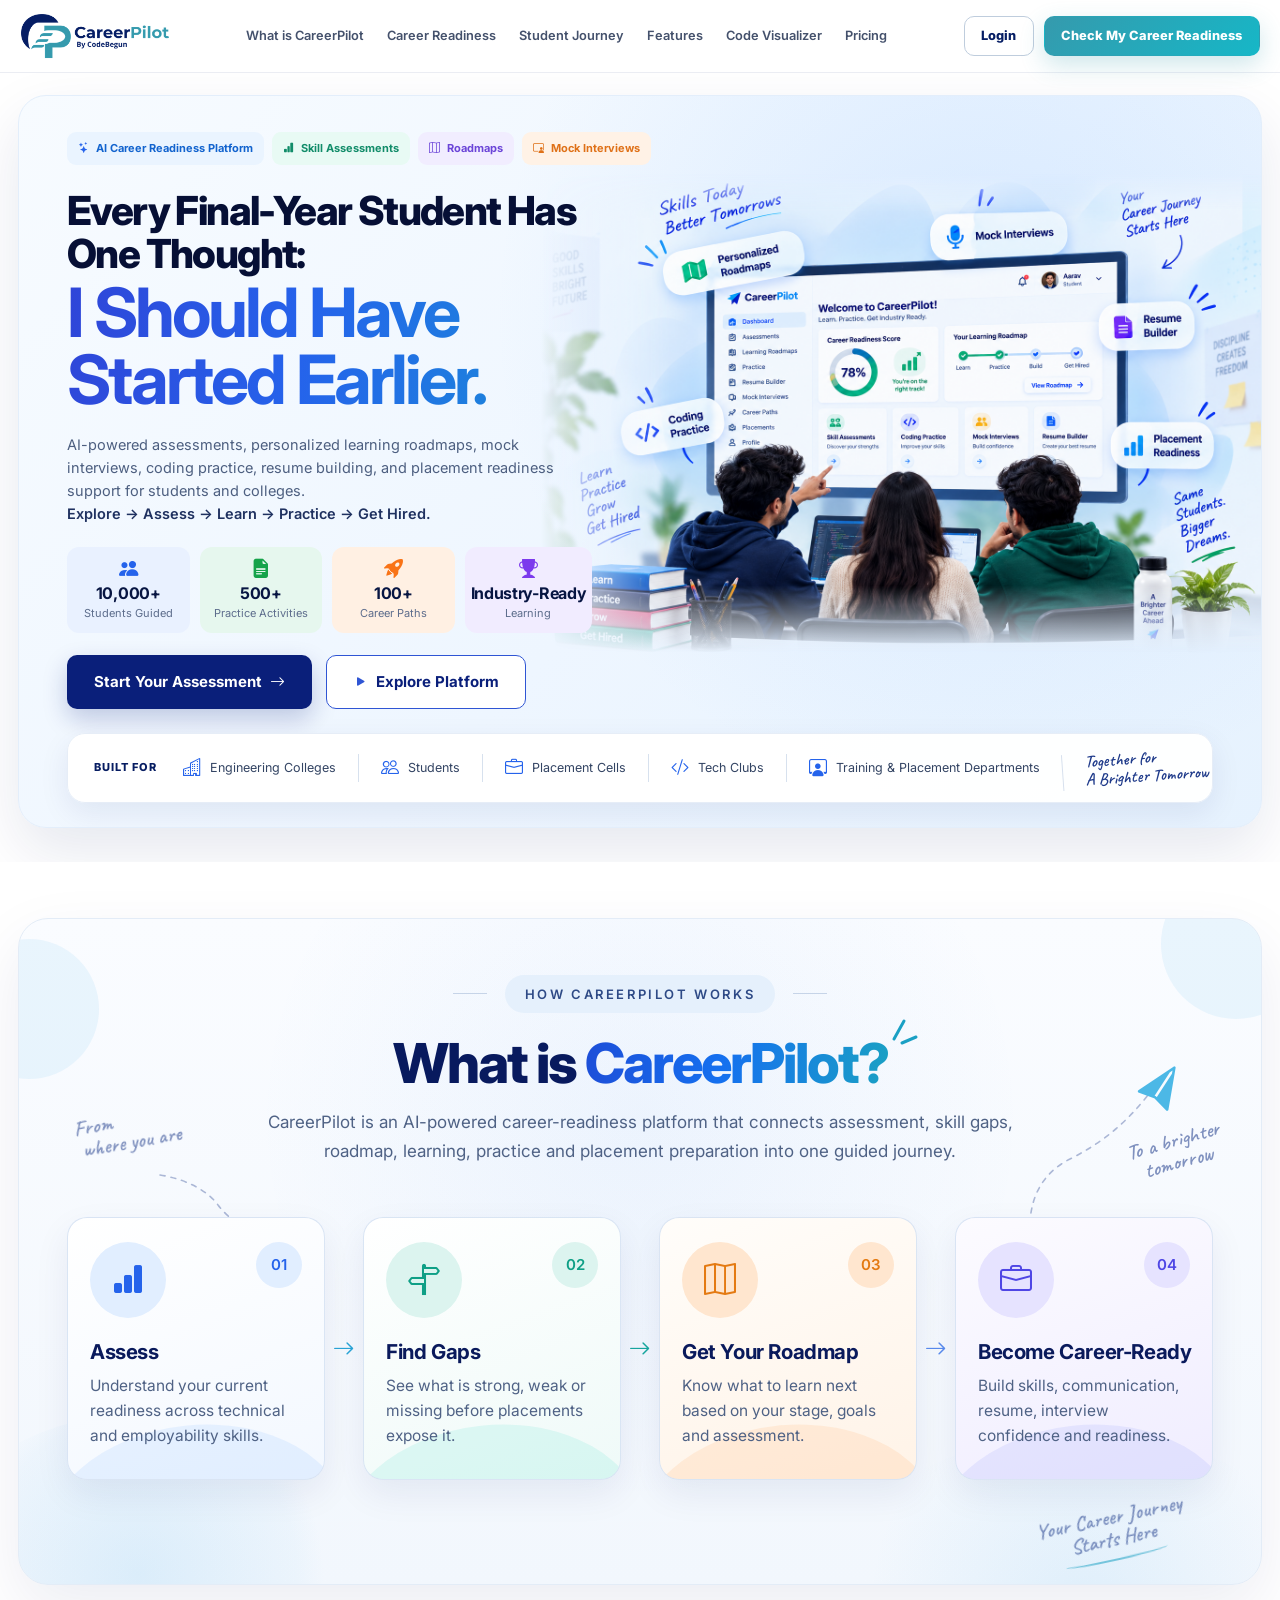
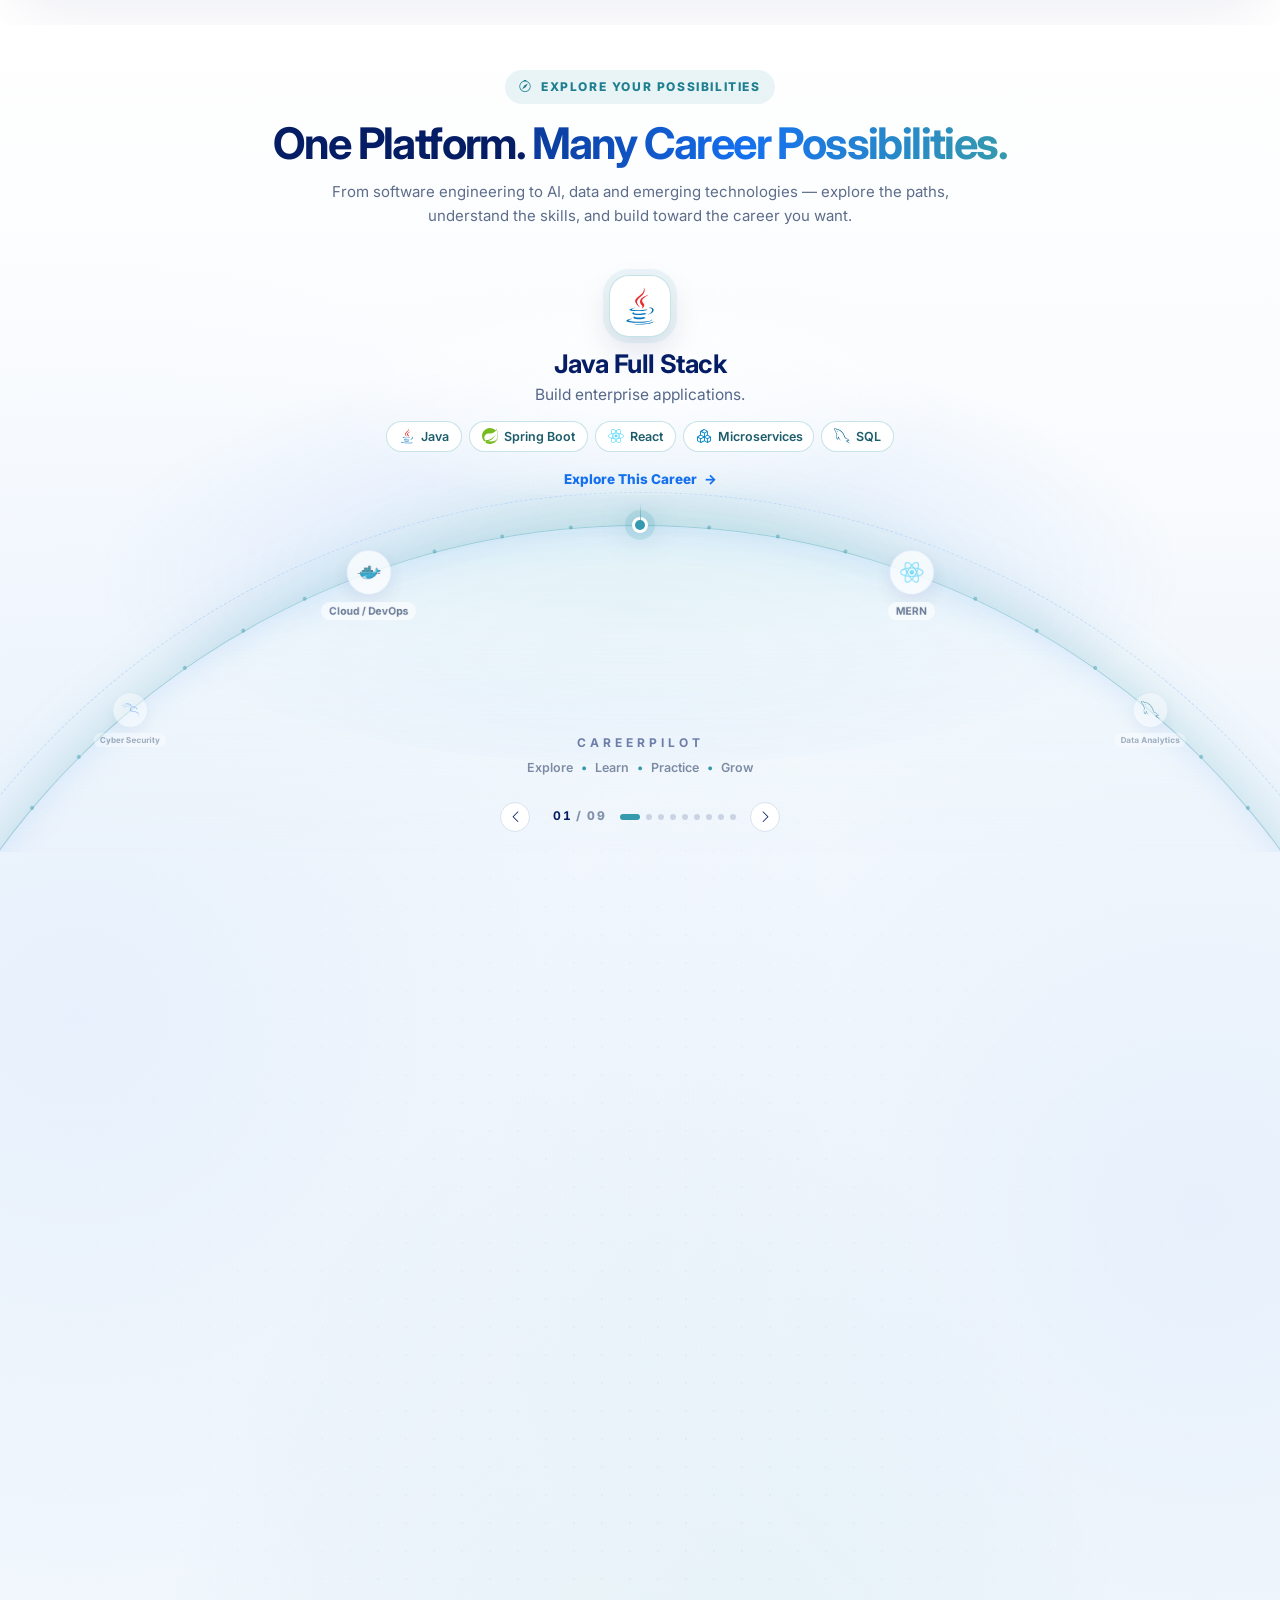
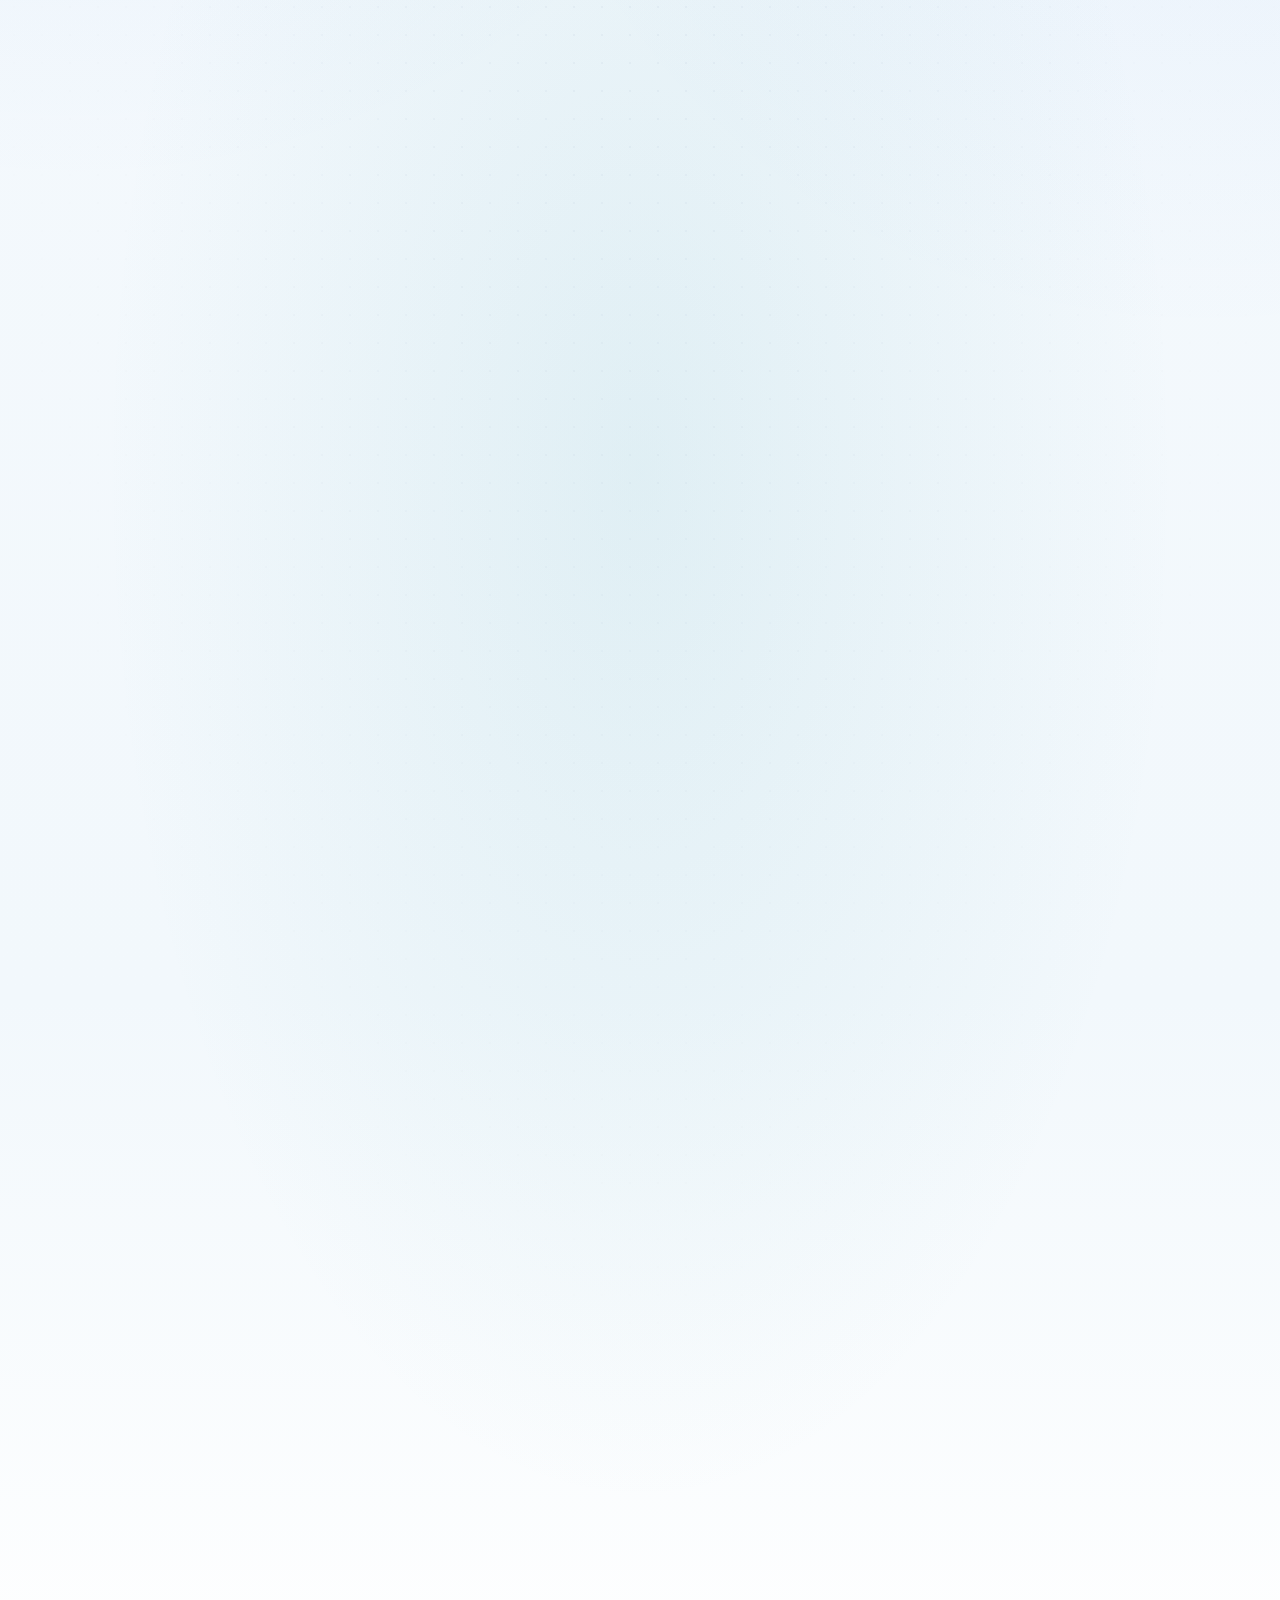
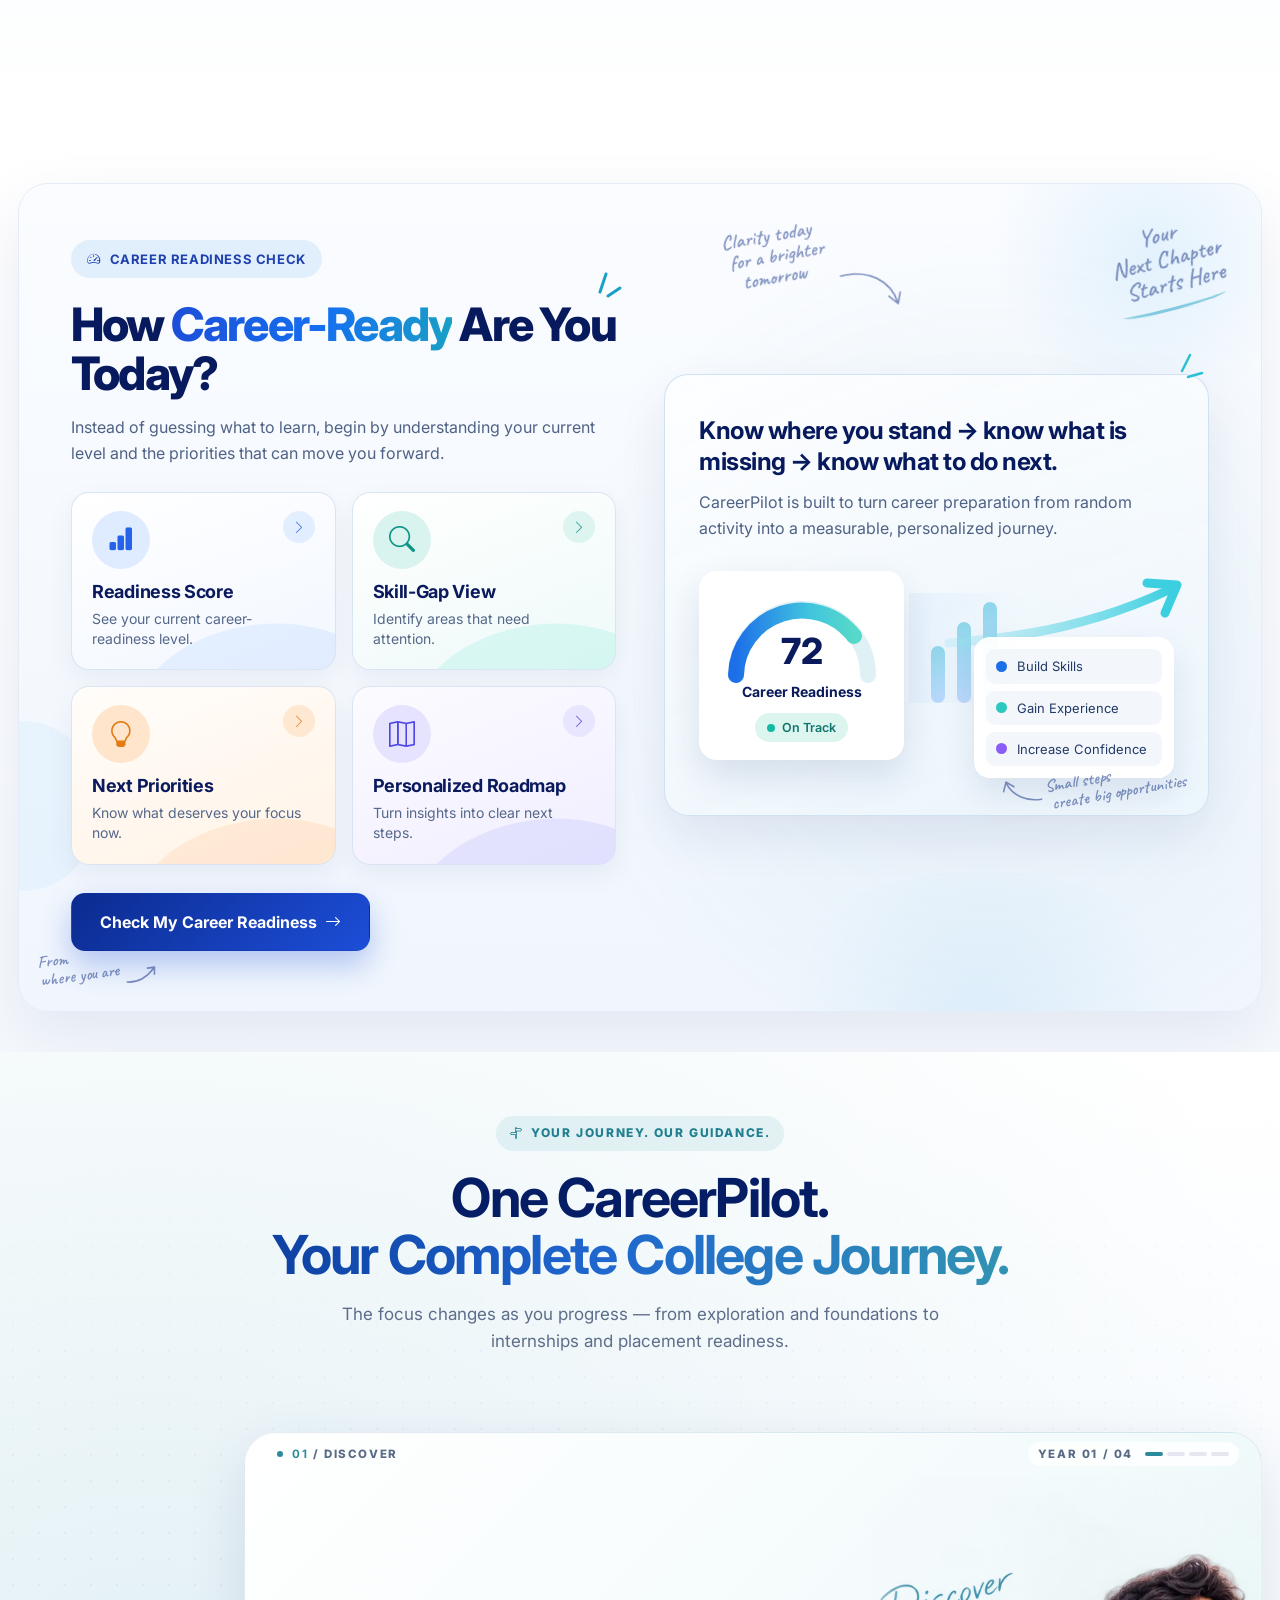
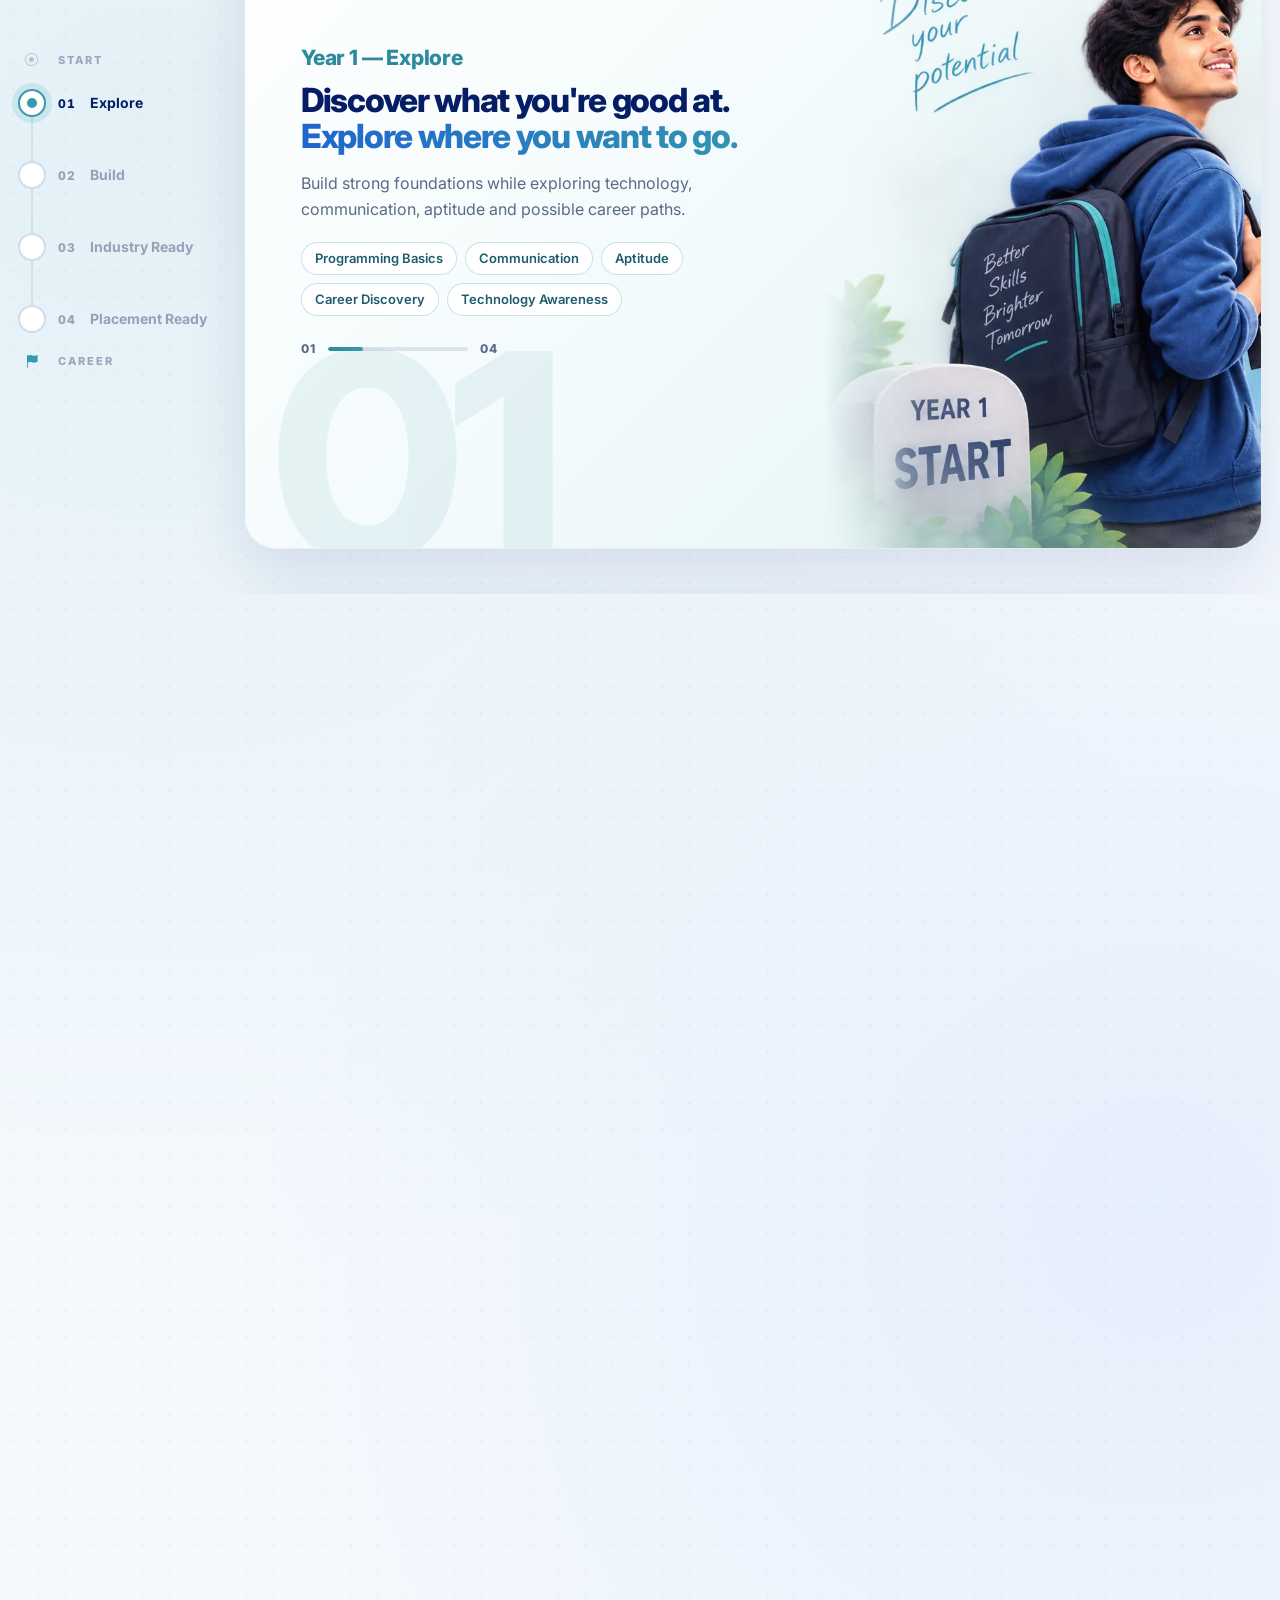
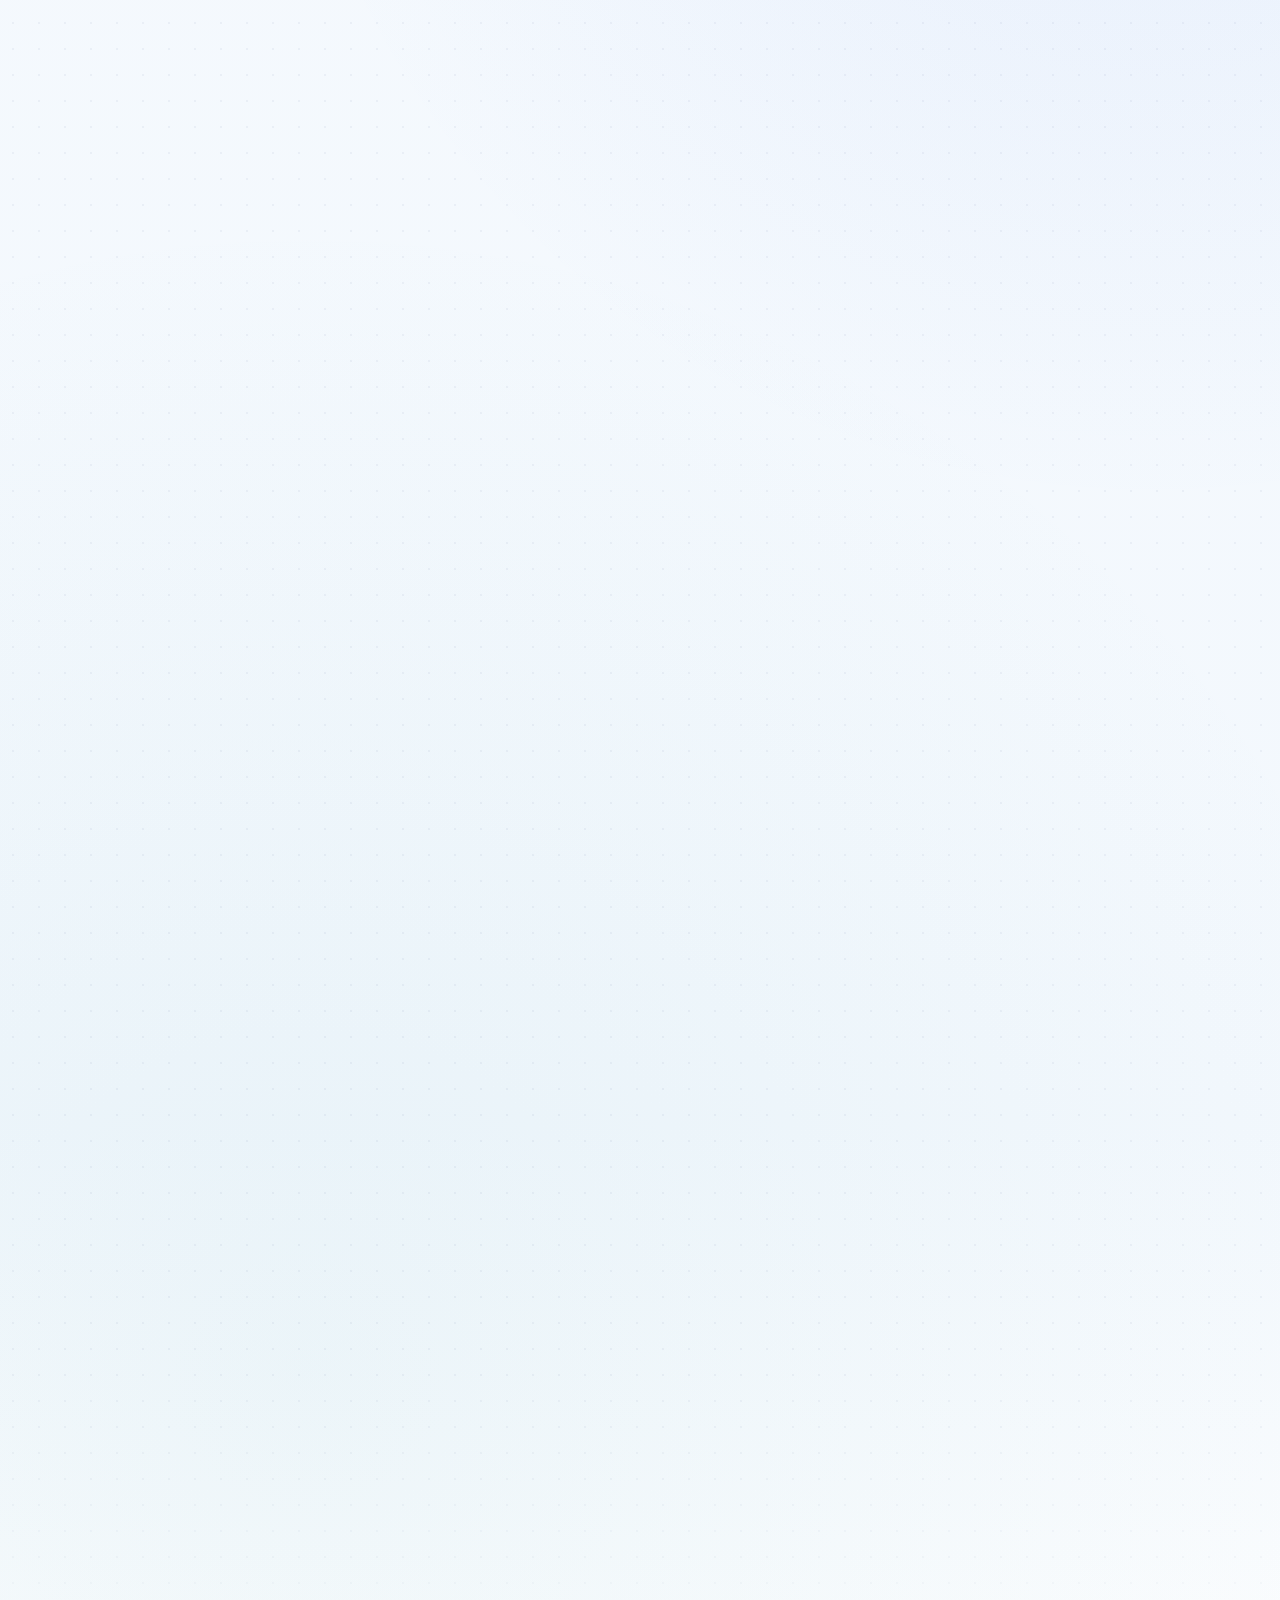
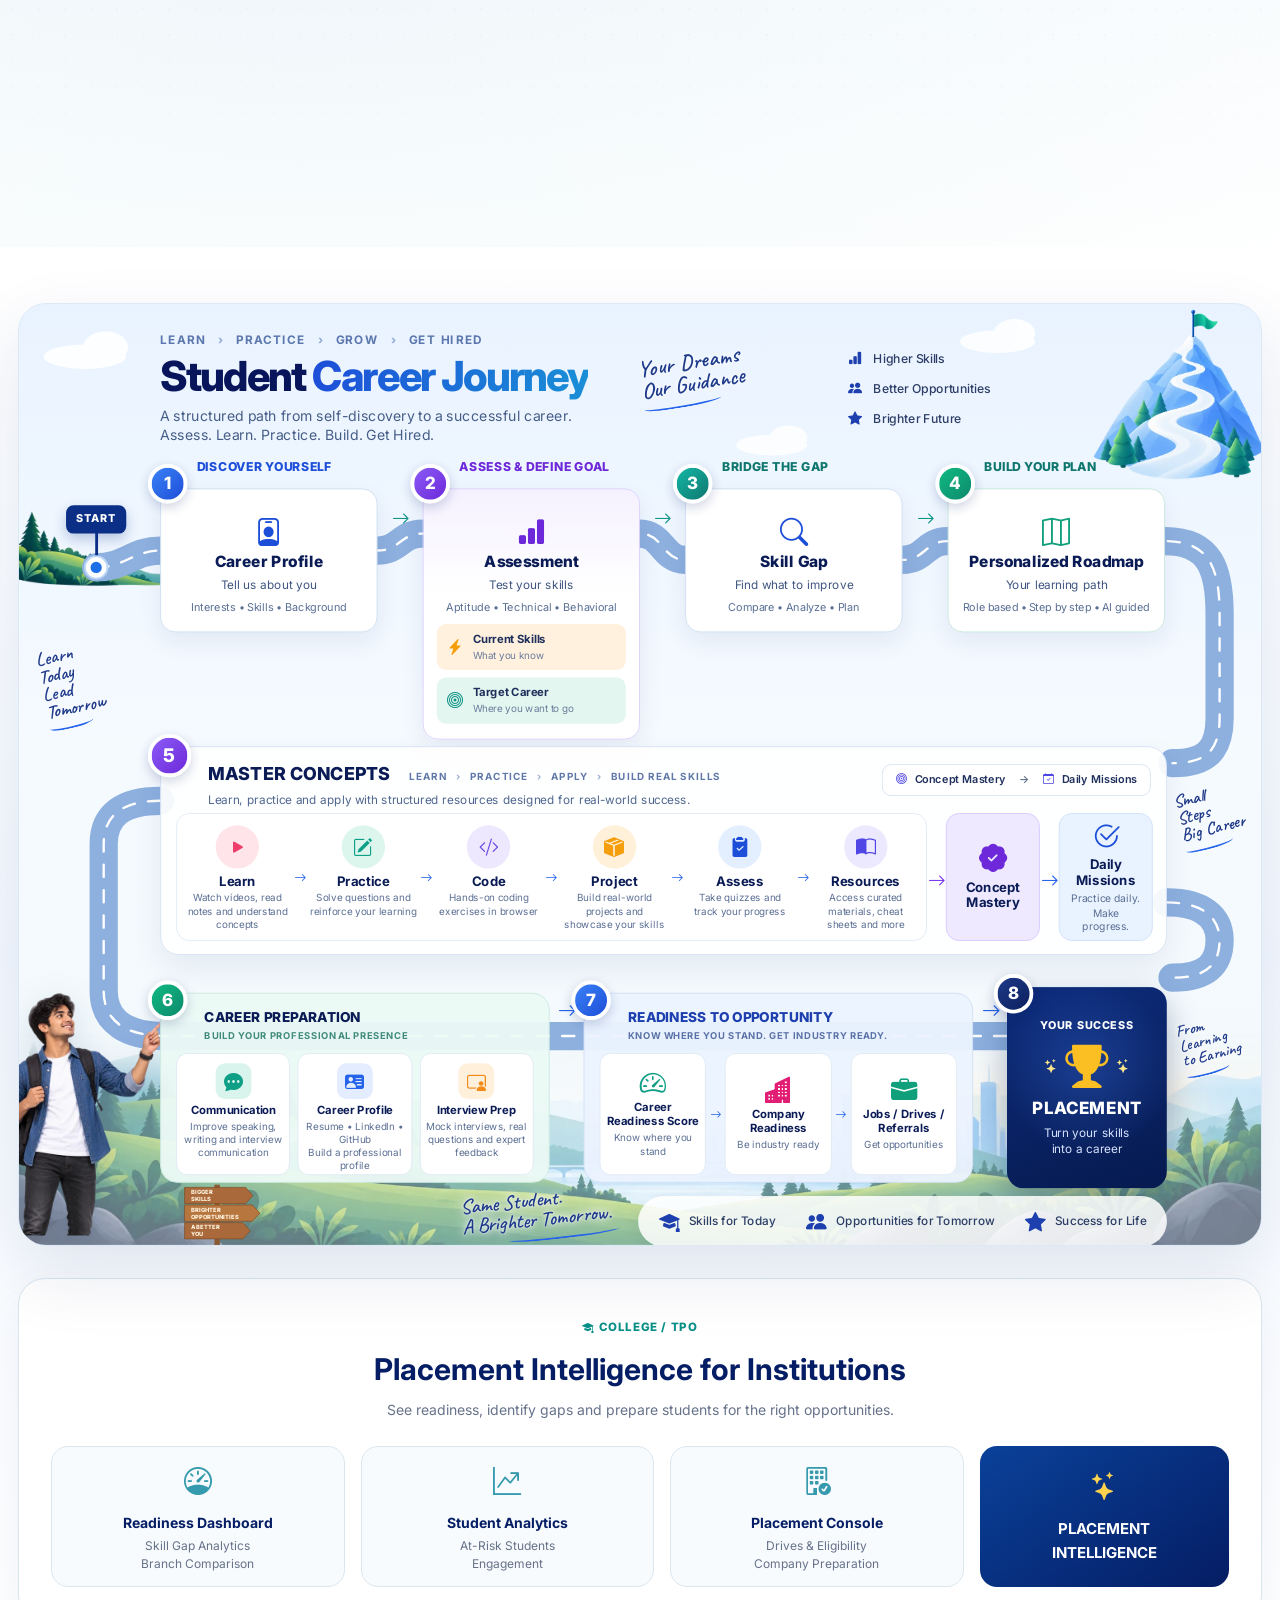
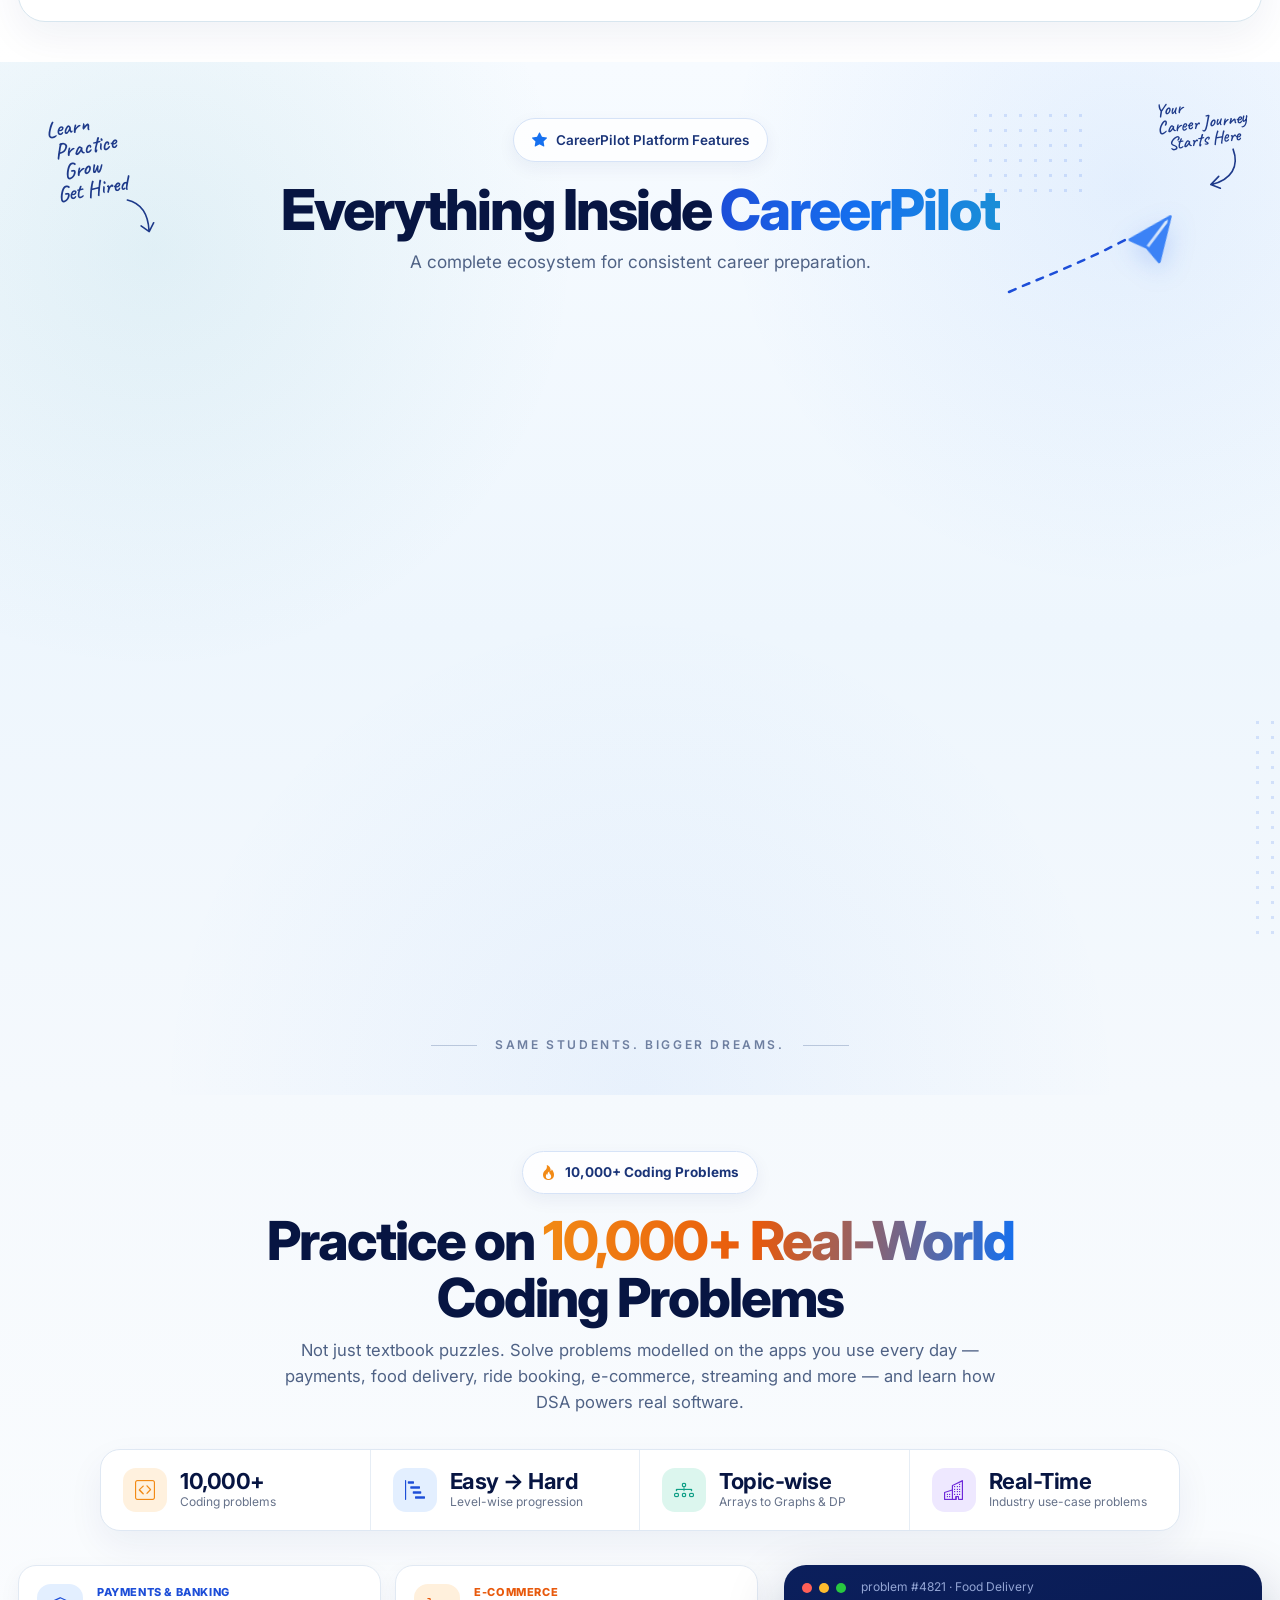
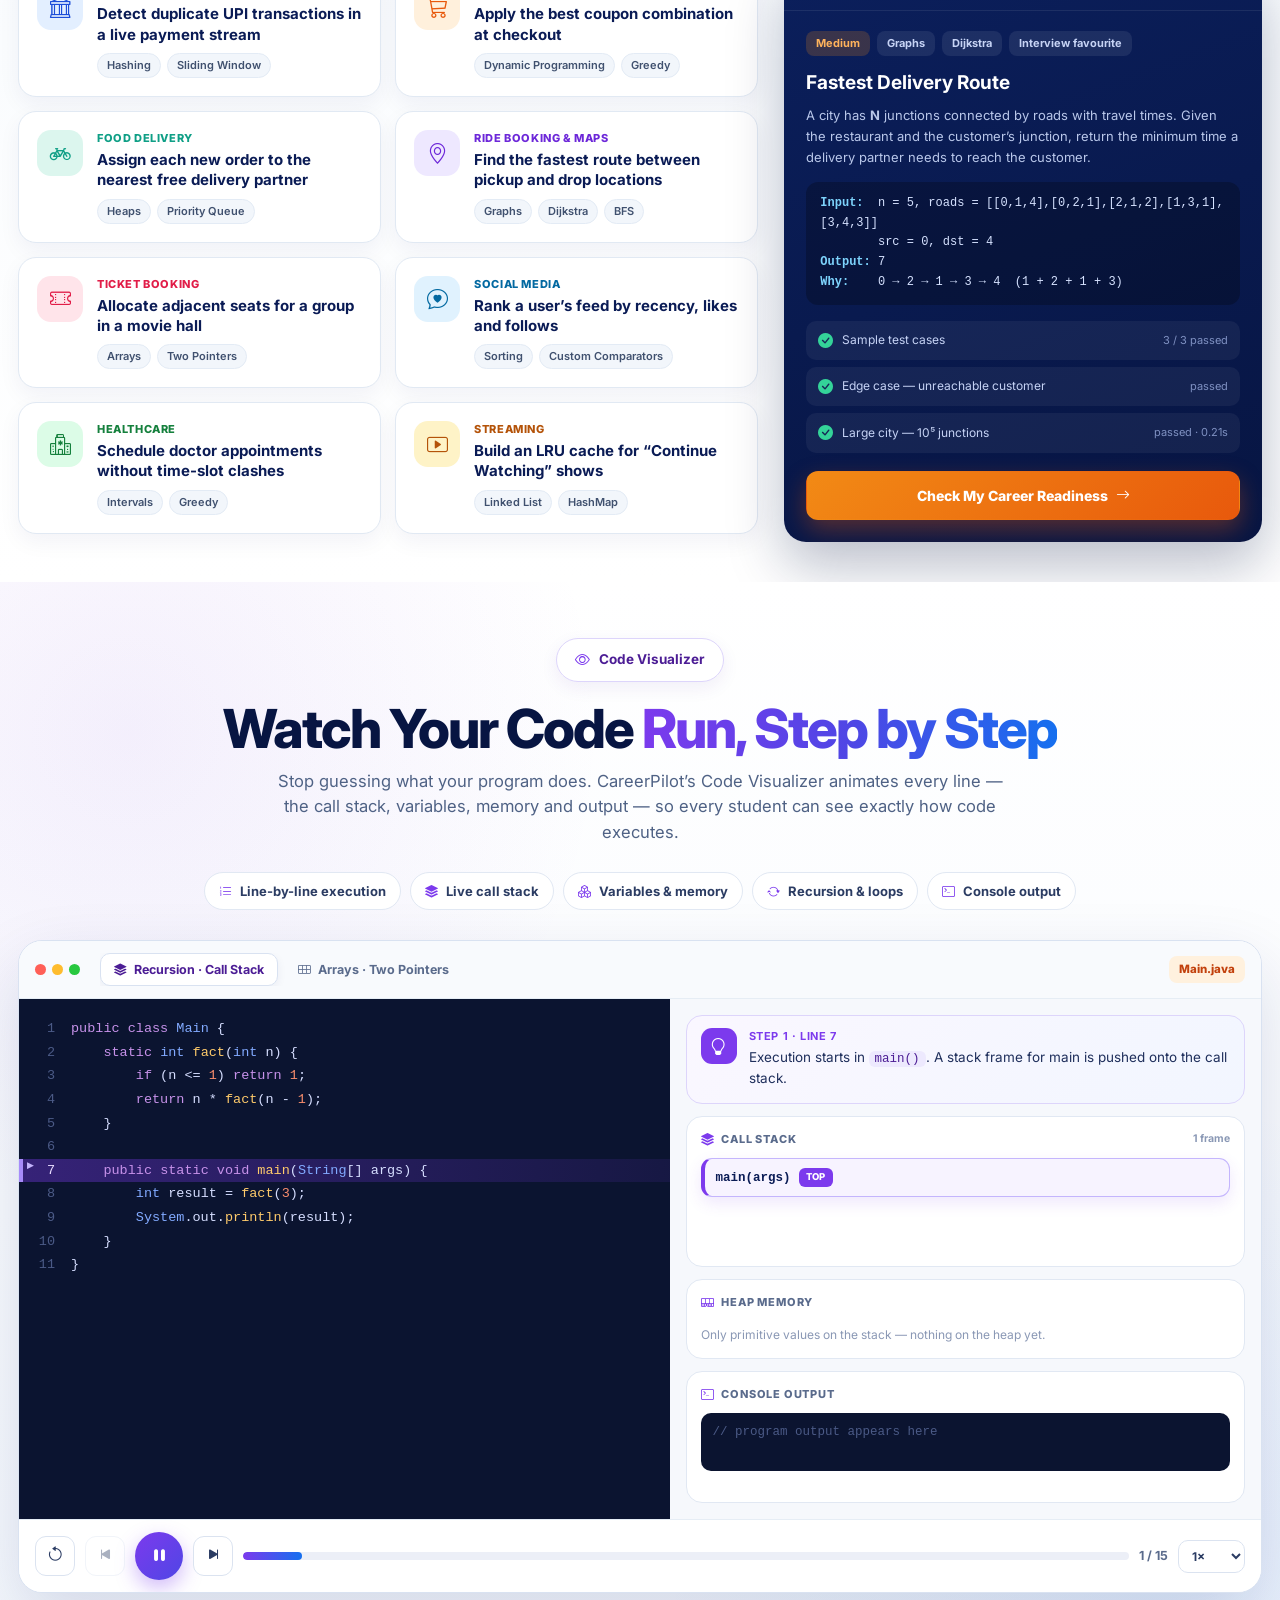
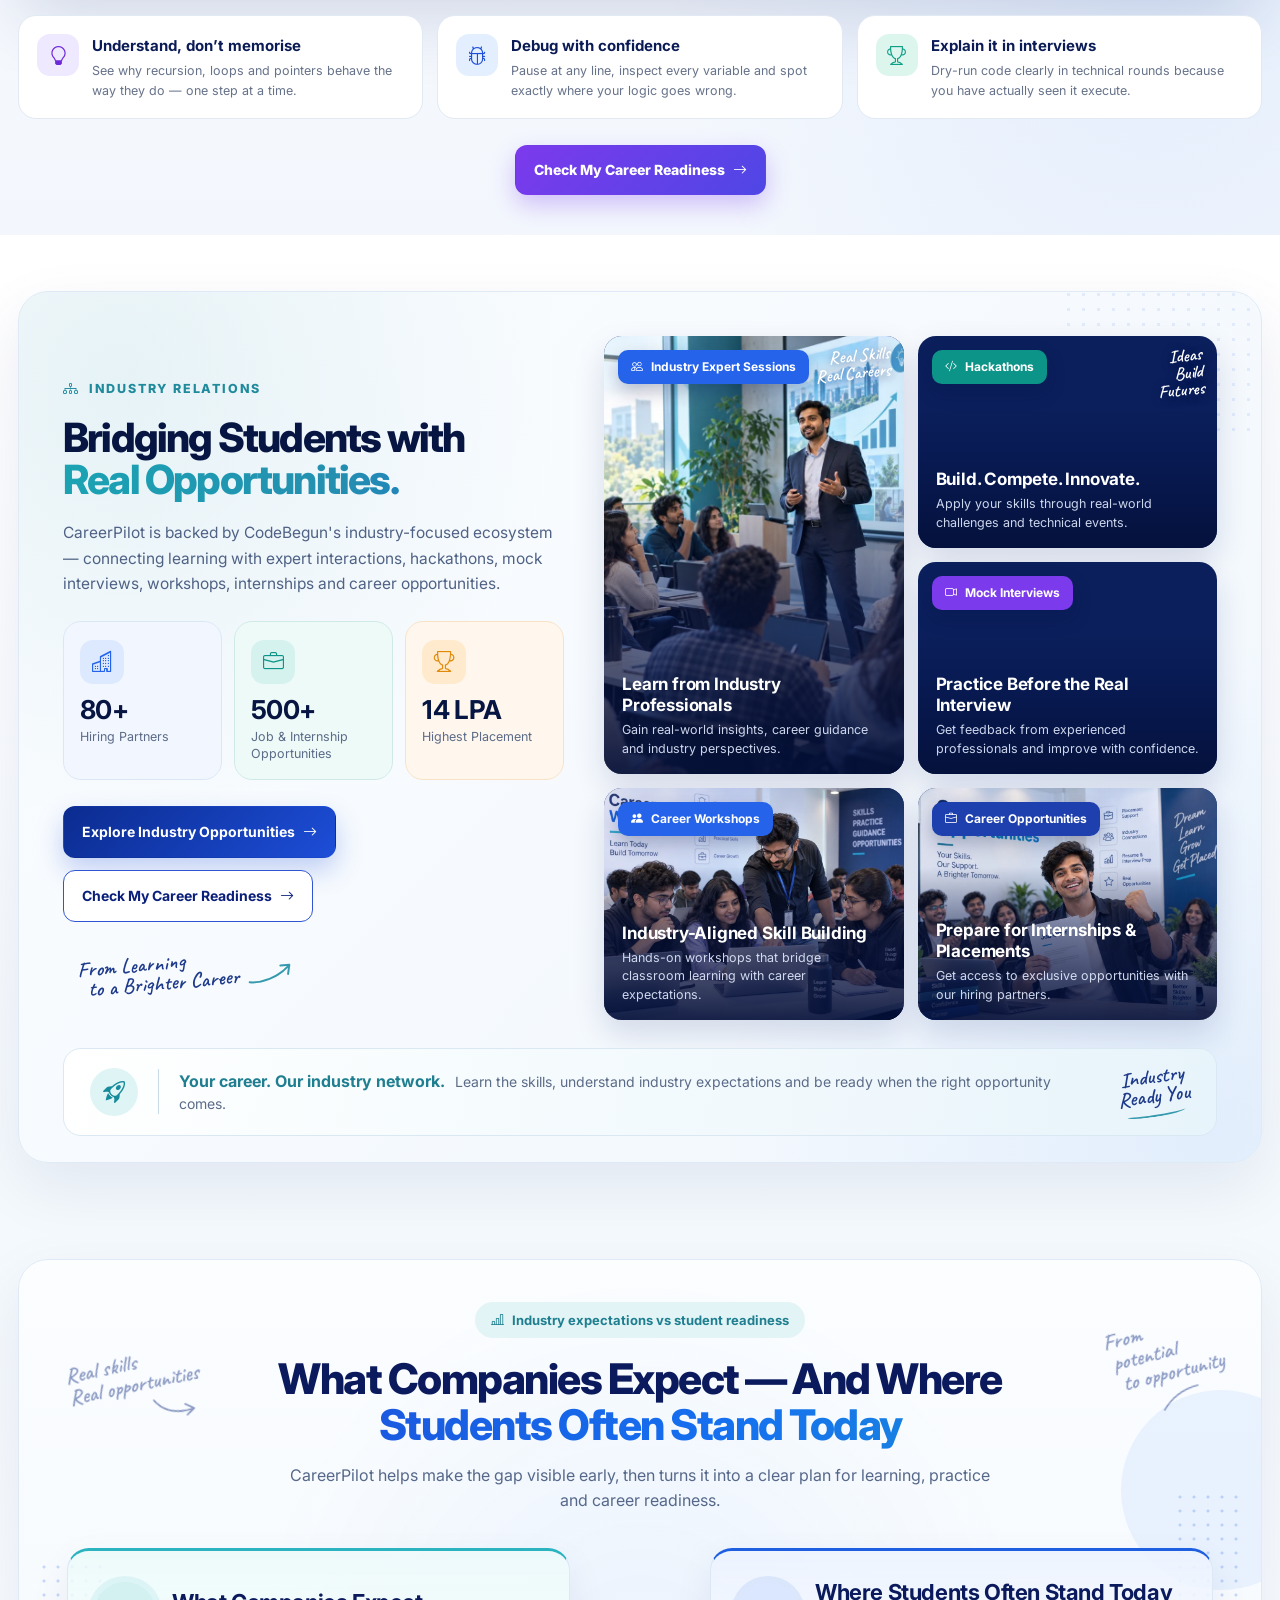
<file: index.html>
<!doctype html><html lang="en"><head><meta charset="utf-8"><meta name="viewport" content="width=device-width,initial-scale=1"><title>CareerPilot by CodeBegun | Career Readiness, Roadmap & Placement Preparation</title><meta name="description" content="CareerPilot helps engineering and degree students assess career readiness, identify skill gaps, follow a personalized roadmap and prepare for internships and placements."><link rel="canonical" href="https://cbcareerpilot.com/"><script type="application/ld+json">{"@context":"https://schema.org","@graph":[{"@type":"Organization","@id":"https://cbcareerpilot.com/#org","name":"CareerPilot","alternateName":"CareerPilot by CodeBegun","url":"https://cbcareerpilot.com/","logo":"https://cbcareerpilot.com/assets/careerpilot-logo@2x.png","parentOrganization":{"@type":"Organization","name":"CodeBegun","url":"https://codebegun.com/"}},{"@type":"WebSite","@id":"https://cbcareerpilot.com/#website","url":"https://cbcareerpilot.com/","name":"CareerPilot","alternateName":"CareerPilot by CodeBegun","publisher":{"@id":"https://cbcareerpilot.com/#org"}}]}</script><meta property="og:title" content="CareerPilot by CodeBegun"><meta property="og:description" content="Know where you stand. Know what is missing. Know what to do next."><meta property="og:type" content="website"><meta property="og:url" content="https://cbcareerpilot.com/"><script async src="https://www.googletagmanager.com/gtag/js?id=G-Q78DVE5GDZ"></script><script>window.dataLayer=window.dataLayer||[];function gtag(){dataLayer.push(arguments)}gtag('js',new Date());gtag('config','G-Q78DVE5GDZ');</script><script>!function(f,b,e,v,n,t,s){if(f.fbq)return;n=f.fbq=function(){n.callMethod?n.callMethod.apply(n,arguments):n.queue.push(arguments)};if(!f._fbq)f._fbq=n;n.push=n;n.loaded=!0;n.version='2.0';n.queue=[];t=b.createElement(e);t.async=!0;t.src=v;s=b.getElementsByTagName(e)[0];s.parentNode.insertBefore(t,s)}(window,document,'script','https://connect.facebook.net/en_US/fbevents.js');fbq('init','1437911148228299');fbq('track','PageView');</script><link rel="stylesheet" href="https://cdn.jsdelivr.net/npm/bootstrap-icons@1.11.3/font/bootstrap-icons.min.css"><link rel="stylesheet" href="/assets/careerpilot.css?v=20261024-3"><link rel="stylesheet" href="/assets/college-journey.css?v=20261024-4"><link rel="stylesheet" href="/assets/career-horizon.css?v=20261024-4"><link rel="stylesheet" href="/assets/readiness-check.css?v=20261023-1"><link rel="stylesheet" href="/assets/what-is.css?v=20261023-1"><link rel="stylesheet" href="/assets/platform-features.css?v=20261023-1"><link rel="stylesheet" href="/assets/coding-problems.css?v=20261023-1"><link rel="stylesheet" href="/assets/code-visualizer.css?v=20261023-1"><link rel="stylesheet" href="https://fonts.googleapis.com/css2?family=Caveat:wght@600&display=swap"><style>.hero-v2{padding:22px 0 34px;background:#fff}.hero-v2>.container{width:min(1320px,calc(100% - 36px))}.hero-v2 .hero-v2-shell{position:relative;display:block;min-height:0;padding:36px 0 118px 48px;border:1px solid #e3eefb;border-radius:28px;background:radial-gradient(circle at 78% 30%,rgba(120,180,255,.20),transparent 45%),linear-gradient(135deg,#f7fbff 0%,#eef6ff 55%,#e6f2fe 100%);box-shadow:0 24px 60px rgba(5,29,100,.10);overflow:hidden}.hero-v2 .hero-v2-copy{position:relative;z-index:3;width:44%;padding:0}.hero-v2 .hero-v2-pills{gap:8px;flex-wrap:nowrap;margin-bottom:24px}.hero-v2 .hero-v2-pills span{padding:8px 11px;border-radius:9px;font-size:11px;font-weight:700;white-space:nowrap}.hero-v2 .hero-v2-pills span:nth-child(1) i{color:#2563eb}.hero-v2 h1{margin:0 0 16px;letter-spacing:-2px}.hero-v2 h1 small{font-size:40px;line-height:1.08;letter-spacing:-1.6px;margin-bottom:4px;color:#060f35}.hero-v2 h1 span{font-size:68px;line-height:.98;letter-spacing:-3px;padding-bottom:4px;background:linear-gradient(100deg,#2f45d8 0%,#2563eb 45%,#1a8fd6 100%);-webkit-background-clip:text;background-clip:text;color:transparent}.hero-v2 .hero-v2-copy>p{max-width:560px;margin:0;font-size:14.5px;line-height:1.6;color:#4d5f80}.hero-v2 .hero-v2-copy>p b{font-weight:600;color:#1f3160;white-space:nowrap}.hero-v2-stats{display:grid;grid-template-columns:repeat(4,1fr);gap:10px;margin:22px 0 0}.hero-v2-stats>div{padding:12px 6px 11px;border-radius:12px;text-align:center;background:#e9f1ff}.hero-v2-stats>div:nth-child(2){background:#e6f7ee}.hero-v2-stats>div:nth-child(3){background:#fff0e3}.hero-v2-stats>div:nth-child(4){background:#f1ecff}.hero-v2-stats i{display:block;font-size:19px;line-height:1;margin-bottom:5px;color:#2563eb}.hero-v2-stats>div:nth-child(2) i{color:#16a34a}.hero-v2-stats>div:nth-child(3) i{color:#f97316}.hero-v2-stats>div:nth-child(4) i{color:#7c3aed}.hero-v2-stats b{display:block;font-size:16px;line-height:1.2;color:#071542;letter-spacing:-.3px;white-space:nowrap}.hero-v2-stats span{display:block;margin-top:2px;font-size:11px;color:#5d6d8c}.hero-v2 .hero-ctas{margin-top:22px;gap:14px}.hero-v2 .hero-ctas .btn{min-width:0;padding:14px 26px;border-radius:10px;font-size:15px;font-weight:700}.hero-v2 .hero-ctas .btn-primary{background:#0a1f7a;box-shadow:0 10px 24px rgba(10,31,122,.22)}.hero-v2 .hero-ctas .btn-outline{min-width:200px;border:1.5px solid #2f55d4;background:#fff;color:#0a1f7a}.hero-v2 .hero-ctas .btn-outline i{color:#2f55d4}.hero-v2 .hero-v2-visual.hero-illustration{position:absolute;z-index:1;top:0;right:0;bottom:96px;width:58%;min-height:0;margin:0;display:flex;align-items:center;justify-content:flex-end;overflow:visible}.hero-v2 .hero-v2-visual.hero-illustration img{display:block;width:100%;height:auto;-webkit-mask-image:linear-gradient(90deg,transparent 0,#000 18%),linear-gradient(180deg,transparent 0,#000 8%,#000 86%,transparent 100%);-webkit-mask-composite:source-in;mask-image:linear-gradient(90deg,transparent 0,#000 18%),linear-gradient(180deg,transparent 0,#000 8%,#000 86%,transparent 100%);mask-composite:intersect}.hero-v2 .hero-v2-built{position:absolute;z-index:4;left:48px;right:48px;bottom:24px;display:flex;align-items:center;justify-content:flex-start;gap:0;padding:16px 26px;border:1px solid #e6edf7;border-radius:18px;background:rgba(255,255,255,.96);box-shadow:0 10px 30px rgba(5,29,100,.08);font-size:12.5px;color:#334463;white-space:nowrap}.hero-v2 .hero-v2-built>b{margin-right:26px;font-size:11px;font-weight:800;letter-spacing:1px;color:#071d62}.hero-v2 .hero-v2-built span{display:flex;align-items:center;gap:9px;padding:0 22px;border-left:1px solid #d7e1ee}.hero-v2 .hero-v2-built>b+span{padding-left:0;border-left:0}.hero-v2 .hero-v2-built span i{font-size:18px;color:#2563eb}.hero-v2 .hero-v2-built em{margin-left:auto;padding-left:22px;border-left:1px solid #d7e1ee;font-family:Caveat,'Segoe Print',cursive;font-style:normal;font-weight:600;font-size:17px;line-height:1.05;color:#1e3a8a;transform:rotate(-4deg);text-align:left}@media(max-width:1240px){.hero-v2 .hero-v2-copy{width:48%}.hero-v2 .hero-v2-pills{flex-wrap:wrap;gap:6px}.hero-v2 .hero-v2-pills span{padding:7px 9px;font-size:10px}.hero-v2-stats{gap:8px}.hero-v2-stats span{font-size:10px;white-space:nowrap}.hero-v2 h1 small{font-size:32px}.hero-v2 h1 span{font-size:54px}.hero-v2-stats b{font-size:14px}.hero-v2 .hero-ctas .btn{padding:13px 18px;font-size:14px}.hero-v2 .hero-ctas .btn-outline{min-width:0}.hero-v2 .hero-v2-visual.hero-illustration{width:55%}.hero-v2 .hero-v2-built{font-size:11.5px;padding:14px 18px}.hero-v2 .hero-v2-built span{padding:0 14px}.hero-v2 .hero-v2-built em{display:none}}@media(max-width:980px){.hero-v2 .hero-v2-shell{padding:30px 26px 26px}.hero-v2 .hero-v2-copy{width:auto}.hero-v2 .hero-v2-pills{flex-wrap:wrap}.hero-v2 .hero-v2-visual.hero-illustration{position:relative;inset:auto;width:auto;margin:24px -26px 0;display:block}.hero-v2 .hero-v2-visual.hero-illustration img{height:auto;-webkit-mask-image:none;mask-image:none}.hero-v2 .hero-v2-built{position:relative;left:auto;right:auto;bottom:auto;margin-top:16px;overflow-x:auto}}@media(max-width:640px){.hero-v2 .hero-v2-shell{padding:22px 16px 16px;border-radius:20px}.hero-v2 .hero-v2-pills span{font-size:10px;padding:7px 9px}.hero-v2 h1 small{font-size:27px;letter-spacing:-1px}.hero-v2 h1 span{font-size:44px;letter-spacing:-2px}.hero-v2 .hero-v2-copy>p{font-size:14px}.hero-v2-stats{grid-template-columns:repeat(2,1fr)}.hero-v2 .hero-ctas .btn{width:100%}.hero-v2 .hero-v2-visual.hero-illustration{margin:20px -16px 0}}</style></head><body data-page="home"><noscript><img height="1" width="1" style="display:none" src="https://www.facebook.com/tr?id=1437911148228299&ev=PageView&noscript=1" alt=""></noscript><header class="cb-nav"><div class="container cb-nav-inner"><a class="cb-brand" href="/"><img src="/assets/careerpilot-logo@2x.png" alt="CareerPilot by CodeBegun" width="560" height="174"></a><nav class="cb-links"><a href="#what">What is CareerPilot</a><a href="#assessment">Career Readiness</a><a href="#journey">Student Journey</a><a href="#inside">Features</a><a href="#code-visualizer">Code Visualizer</a><a href="#pricing">Pricing</a></nav><div class="cb-actions"><a class="btn btn-outline" data-track="login" data-location="header" href="https://platform.codebegun.com/careerpilot">Login</a><a class="btn btn-teal" data-track="readiness" data-location="header" href="https://platform.codebegun.com/careerpilot/join?tenant=codebegun">Check My Readiness</a></div><button class="menu-btn" aria-label="Menu"><i class="bi bi-list"></i></button></div></header><main><section class="hero hero-v2"><div class="container"><div class="hero-v2-shell"><div class="hero-v2-copy"><div class="hero-v2-pills"><span><i class="bi bi-stars"></i> AI Career Readiness Platform</span><span><i class="bi bi-bar-chart-fill"></i> Skill Assessments</span><span><i class="bi bi-map"></i> Roadmaps</span><span><i class="bi bi-person-video3"></i> Mock Interviews</span></div><h1><small>Every Final-Year Student Has One Thought:</small><span>I Should Have<br>Started Earlier.</span></h1><p>AI-powered assessments, personalized learning roadmaps, mock interviews, coding practice, resume building, and placement readiness support for students and colleges. <b>Explore &rarr; Assess &rarr; Learn &rarr; Practice &rarr; Get Hired.</b></p><div class="hero-v2-stats"><div><i class="bi bi-people-fill"></i><b>10,000+</b><span>Students Guided</span></div><div><i class="bi bi-file-earmark-text-fill"></i><b>500+</b><span>Practice Activities</span></div><div><i class="bi bi-rocket-takeoff-fill"></i><b>100+</b><span>Career Paths</span></div><div><i class="bi bi-trophy-fill"></i><b>Industry-Ready</b><span>Learning</span></div></div><div class="hero-ctas"><a class="btn btn-primary" data-track="readiness" data-location="hero" data-cta-keep href="https://platform.codebegun.com/careerpilot/join?tenant=codebegun">Start Your Assessment <i class="bi bi-arrow-right"></i></a><a class="btn btn-outline" href="#what"><i class="bi bi-play-fill"></i> Explore Platform</a></div></div><div class="hero-v2-visual hero-illustration"><img src="/assets/images/careerpilot-hero-students.png" alt="CareerPilot students using the career readiness platform with assessments, roadmaps, coding practice, mock interviews and placement readiness"></div><div class="hero-v2-built"><b>BUILT FOR</b><span><i class="bi bi-buildings"></i> Engineering Colleges</span><span><i class="bi bi-people"></i> Students</span><span><i class="bi bi-briefcase"></i> Placement Cells</span><span><i class="bi bi-code-slash"></i> Tech Clubs</span><span><i class="bi bi-person-workspace"></i> Training &amp; Placement Departments</span><em>Together for<br>A Brighter Tomorrow</em></div></div></div></section><section class="wi" id="what" aria-labelledby="wi-heading"><div class="wi-shell"><span class="wi-blob" aria-hidden="true"></span><span class="wi-blob wi-blob--r" aria-hidden="true"></span><span class="wi-note wi-note--from" aria-hidden="true">From<br>&nbsp;where you are</span><svg class="wi-trail wi-trail--l" viewBox="0 0 130 80" aria-hidden="true"><path d="M4 6C30 10 52 22 62 36C74 52 96 66 126 76"/></svg><i class="bi bi-send-fill wi-plane" aria-hidden="true"></i><svg class="wi-trail wi-trail--r" viewBox="0 0 140 150" aria-hidden="true"><path d="M8 146C6 110 20 84 48 70C80 54 104 34 126 6"/></svg><span class="wi-note wi-note--to" aria-hidden="true">To a brighter<br>tomorrow</span><div class="wi-head"><span class="wi-kicker"><span>HOW CAREERPILOT WORKS</span></span><h2 id="wi-heading">What is <span>CareerPilot?</span><svg viewBox="0 0 30 30" aria-hidden="true"><path d="M6 22L16 4M14 26L28 20"/></svg></h2><p>CareerPilot is an AI-powered career-readiness platform that connects assessment, skill gaps, roadmap, learning, practice and placement preparation into one guided journey.</p></div><ol class="wi-steps"><li class="wi-card wi-c1"><div class="wi-top"><span class="wi-icon"><i class="bi bi-bar-chart-fill" aria-hidden="true"></i></span><span class="wi-num" aria-hidden="true">01</span></div><h3>Assess</h3><p>Understand your current readiness across technical and employability skills.</p></li><li class="wi-arrow " aria-hidden="true"><i class="bi bi-arrow-right"></i></li><li class="wi-card wi-c2"><div class="wi-top"><span class="wi-icon"><i class="bi bi-signpost-split" aria-hidden="true"></i></span><span class="wi-num" aria-hidden="true">02</span></div><h3>Find Gaps</h3><p>See what is strong, weak or missing before placements expose it.</p></li><li class="wi-arrow wi-a2" aria-hidden="true"><i class="bi bi-arrow-right"></i></li><li class="wi-card wi-c3"><div class="wi-top"><span class="wi-icon"><i class="bi bi-map" aria-hidden="true"></i></span><span class="wi-num" aria-hidden="true">03</span></div><h3>Get Your Roadmap</h3><p>Know what to learn next based on your stage, goals and assessment.</p></li><li class="wi-arrow wi-a3" aria-hidden="true"><i class="bi bi-arrow-right"></i></li><li class="wi-card wi-c4"><div class="wi-top"><span class="wi-icon"><i class="bi bi-briefcase" aria-hidden="true"></i></span><span class="wi-num" aria-hidden="true">04</span></div><h3>Become Career-Ready</h3><p>Build skills, communication, resume, interview confidence and readiness.</p></li></ol><span class="wi-note wi-note--foot" aria-hidden="true">Your Career Journey<br>Starts Here</span></div></section><section class="ch" id="career-paths" data-career-horizon aria-labelledby="ch-heading"><div class="ch-bg" aria-hidden="true"></div><div class="ch-track"><div class="ch-sticky"><div class="container ch-head"><span class="ch-eyebrow"><i class="bi bi-compass" aria-hidden="true"></i> EXPLORE YOUR POSSIBILITIES</span><h2 id="ch-heading">One Platform. <span>Many Career Possibilities.</span></h2><p>From software engineering to AI, data and emerging technologies — explore the paths, understand the skills, and build toward the career you want.</p></div><ul class="ch-fallback"><li>Java Full Stack</li><li>MERN Full Stack</li><li>Data Analytics</li><li>Data Science</li><li>AI &amp; Machine Learning</li><li>Generative AI</li><li>Agentic AI</li><li>Cyber Security</li><li>Cloud &amp; DevOps</li></ul><div class="ch-horizon"></div></div></div></section><section class="rc" id="assessment" aria-labelledby="rc-heading"><div class="rc-shell"><span class="rc-blob" aria-hidden="true"></span><span class="rc-hand rc-hand--clarity" aria-hidden="true">Clarity today<br>&nbsp;for a brighter<br>&nbsp;&nbsp;&nbsp;tomorrow<svg viewBox="0 0 60 46"><path d="M2 6C30 4 50 18 54 42M46 34L54 43L58 32"/></svg></span><span class="rc-hand rc-hand--chapter" aria-hidden="true">Your<br>&nbsp;Next Chapter<br>&nbsp;&nbsp;Starts Here</span><div class="rc-grid"><div class="rc-copy"><span class="rc-kicker"><i class="bi bi-speedometer2" aria-hidden="true"></i> CAREER READINESS CHECK</span><h2 id="rc-heading">How <span>Career-Ready</span> Are You Today?<svg class="rc-spark" viewBox="0 0 30 30" aria-hidden="true"><path d="M8 22L14 4M16 26L28 18"/></svg></h2><p>Instead of guessing what to learn, begin by understanding your current level and the priorities that can move you forward.</p><ul class="rc-cards"><li class="rc-card rc-c1"><div class="rc-top"><span class="rc-icon"><i class="bi bi-bar-chart-fill" aria-hidden="true"></i></span><span class="rc-chev" aria-hidden="true"><i class="bi bi-chevron-right"></i></span></div><h3>Readiness Score</h3><p>See your current career-readiness level.</p></li><li class="rc-card rc-c2"><div class="rc-top"><span class="rc-icon"><i class="bi bi-search" aria-hidden="true"></i></span><span class="rc-chev" aria-hidden="true"><i class="bi bi-chevron-right"></i></span></div><h3>Skill-Gap View</h3><p>Identify areas that need attention.</p></li><li class="rc-card rc-c3"><div class="rc-top"><span class="rc-icon"><i class="bi bi-lightbulb" aria-hidden="true"></i></span><span class="rc-chev" aria-hidden="true"><i class="bi bi-chevron-right"></i></span></div><h3>Next Priorities</h3><p>Know what deserves your focus now.</p></li><li class="rc-card rc-c4"><div class="rc-top"><span class="rc-icon"><i class="bi bi-map" aria-hidden="true"></i></span><span class="rc-chev" aria-hidden="true"><i class="bi bi-chevron-right"></i></span></div><h3>Personalized Roadmap</h3><p>Turn insights into clear next steps.</p></li></ul><a class="btn rc-cta" data-track="readiness" data-location="assessment" href="https://platform.codebegun.com/careerpilot/join?tenant=codebegun">Check My Career Readiness <i class="bi bi-arrow-right"></i></a></div><div class="rc-panel"><h3>Know where you stand → know what is missing → know what to do next.</h3><p>CareerPilot is built to turn career preparation from random activity into a measurable, personalized journey.</p><div class="rc-viz" aria-hidden="true"><div class="rc-gauge"><svg viewBox="0 0 160 92"><defs><linearGradient id="rcG" x1="0" x2="1"><stop offset="0" stop-color="#1d6fe8"/><stop offset=".6" stop-color="#3fc3e0"/><stop offset="1" stop-color="#57d9c9"/></linearGradient></defs><path d="M14 84A66 66 0 0 1 146 84" stroke="#dff1f5"/><path d="M14 84A66 66 0 0 1 132 45" stroke="url(#rcG)"/></svg><div class="rc-score">72</div><b>Career Readiness</b><span class="rc-status">On Track</span></div><div class="rc-bars"><span></span><span></span><span></span></div><svg class="rc-trend" viewBox="0 0 260 90" preserveAspectRatio="none"><defs><linearGradient id="rcT" x1="0" x2="1"><stop offset="0" stop-color="#9be3ef" stop-opacity=".3"/><stop offset="1" stop-color="#3ccfe0"/></linearGradient></defs><path d="M0 80C80 74 150 60 222 26" stroke="url(#rcT)" stroke-width="9"/><path d="M198 20L228 22L216 50" stroke="#3ccfe0" stroke-width="9"/></svg><ul class="rc-list"><li style="--d:#1d6fe8">Build Skills</li><li style="--d:#2bc9c0">Gain Experience</li><li style="--d:#8b5cf6">Increase Confidence</li></ul></div><svg class="rc-spark2" viewBox="0 0 30 30" aria-hidden="true"><path d="M8 20L16 4M14 26L28 22"/></svg><span class="rc-hand rc-hand--small" aria-hidden="true"><svg viewBox="0 0 40 30"><path d="M38 26C24 26 10 18 6 4M2 12L6 3L13 9"/></svg>Small steps<br>&nbsp;create big opportunities</span></div></div><span class="rc-hand rc-hand--from" aria-hidden="true">From<br>where you are<svg viewBox="0 0 34 18"><path d="M2 14C12 16 22 12 30 4M24 3L31 3L30 10"/></svg></span></div></section><section class="cj" id="journey" data-college-journey aria-labelledby="cj-heading"><div class="cj-bg" aria-hidden="true"></div><div class="container cj-head"><span class="cj-eyebrow"><i class="bi bi-signpost-split" aria-hidden="true"></i> YOUR JOURNEY. OUR GUIDANCE.</span><h2 id="cj-heading">One CareerPilot.<span>Your Complete College Journey.</span></h2><p>The focus changes as you progress — from exploration and foundations to internships and placement readiness.</p></div><div class="cj-track"><div class="cj-sticky"><div class="cj-stage"><div class="cj-deck"><ol class="cj-fallback"><li><b>Year 1 — Explore</b><span>Build strong foundations while exploring technology, communication, aptitude and possible career paths.</span></li><li><b>Year 2 — Build</b><span>Strengthen programming, problem solving and DSA while building projects and understanding your career direction.</span></li><li><b>Year 3 — Industry Ready</b><span>Move beyond learning into projects, internships and a professional profile that represents your skills.</span></li><li><b>Year 4 — Placement Ready</b><span>Prepare for technical interviews, aptitude, HR rounds and applications while becoming ready for your target companies.</span></li></ol></div></div></div></div></section><section class="fx" id="inside" aria-labelledby="fx-heading"><div class="fx-shell"><div class="fx-note fx-note--left" aria-hidden="true">Learn<br>&nbsp;Practice<br>&nbsp;&nbsp;Grow<br>Get Hired<svg viewBox="0 0 30 40"><path d="M4 2C18 8 22 20 20 36M13 30L20 37L26 29"/></svg></div><div class="fx-note fx-note--right" aria-hidden="true">Your<br>Career Journey<br>&nbsp;&nbsp;Starts Here<svg viewBox="0 0 40 40"><path d="M34 2C38 20 28 32 8 34M16 27L7 34L16 39"/></svg></div><div class="fx-dots fx-dots--tr" aria-hidden="true"></div><div class="fx-plane" aria-hidden="true"><svg viewBox="0 0 170 90"><path d="M4 86C40 70 70 60 120 34"/></svg><i class="bi bi-send-fill"></i></div><div class="fx-head"><span class="fx-pill"><i class="bi bi-star-fill" aria-hidden="true"></i> CareerPilot Platform Features</span><h2 id="fx-heading">Everything Inside <span>CareerPilot</span></h2><p>A complete ecosystem for consistent career preparation.</p></div><div class="fx-grid"><article class="fx-card fx-daily fx-w9"><span class="fx-icon ic-blue"><i class="bi bi-bullseye" aria-hidden="true"></i><svg class="fx-spark" viewBox="0 0 22 18" aria-hidden="true"><path d="M3 12L8 4M12 14L20 10M11 7L17 2"/></svg></span><span class="fx-badge b-blue"><i class="bi bi-fire" aria-hidden="true"></i>Popular</span><h3>Daily Missions</h3><p>Clear daily actions from your roadmap.</p><a class="fx-link" href="https://platform.codebegun.com/careerpilot/join?tenant=codebegun" data-location="features-daily-missions">Stay Consistent <i class="bi bi-arrow-right" aria-hidden="true"></i></a><div class="fx-art" aria-hidden="true"><img src="/assets/images/feature-daily-missions.webp" alt="" width="640" height="444" loading="lazy" decoding="async"></div></article><article class="fx-card fx-dsa fx-w7"><span class="fx-icon ic-green"><i class="bi bi-code-slash" aria-hidden="true"></i></span><h3>DSA &amp; Coding</h3><p>Structured technical practice.</p><a class="fx-link" href="https://platform.codebegun.com/careerpilot/join?tenant=codebegun" data-location="features-dsa-coding">Sharpen Your Skills <i class="bi bi-arrow-right" aria-hidden="true"></i></a></article><article class="fx-card fx-apt fx-w8"><span class="fx-icon ic-orange"><i class="bi bi-calculator-fill" aria-hidden="true"></i><svg class="fx-spark" viewBox="0 0 22 18" aria-hidden="true"><path d="M3 12L8 4M12 14L20 10M11 7L17 2"/></svg></span><h3>Aptitude &amp; Reasoning</h3><p>Prepare for screening rounds.</p><a class="fx-link" href="https://platform.codebegun.com/careerpilot/join?tenant=codebegun" data-location="features-aptitude">Build Your Basics <i class="bi bi-arrow-right" aria-hidden="true"></i></a></article><article class="fx-card fx-comm fx-w7"><span class="fx-icon ic-purple"><i class="bi bi-chat-dots" aria-hidden="true"></i></span><h3>Communication Lab</h3><p>Improve confidence and explanation.</p><a class="fx-link" href="https://platform.codebegun.com/careerpilot/join?tenant=codebegun" data-location="features-communication">Speak with Confidence <i class="bi bi-arrow-right" aria-hidden="true"></i></a></article><article class="fx-card fx-resume fx-w7"><span class="fx-icon ic-teal"><i class="bi bi-person-badge" aria-hidden="true"></i></span><h3>Resume &amp; Career Profile</h3><p>Present your skills professionally.</p><a class="fx-link" href="https://platform.codebegun.com/careerpilot/join?tenant=codebegun" data-location="features-resume">Create Your Profile <i class="bi bi-arrow-right" aria-hidden="true"></i></a></article><article class="fx-card fx-mock fx-w10"><span class="fx-icon ic-purple"><i class="bi bi-mic-fill" aria-hidden="true"></i><svg class="fx-spark" viewBox="0 0 22 18" aria-hidden="true"><path d="M3 12L8 4M12 14L20 10M11 7L17 2"/></svg></span><span class="fx-badge b-purple"><i class="bi bi-award-fill" aria-hidden="true"></i>Placement Ready</span><h3>Mock Interviews</h3><p>Practice technical and HR rounds.</p><a class="fx-link" href="https://platform.codebegun.com/careerpilot/join?tenant=codebegun" data-location="features-mock-interviews">Be Interview Ready <i class="bi bi-arrow-right" aria-hidden="true"></i></a><div class="fx-art" aria-hidden="true"><img src="/assets/images/feature-mock-interviews.webp" alt="" width="640" height="461" loading="lazy" decoding="async"></div></article><article class="fx-card fx-mentor fx-w7"><span class="fx-icon ic-teal"><i class="bi bi-robot" aria-hidden="true"></i></span><span class="fx-badge b-blue"><i class="bi bi-lightning-charge-fill" aria-hidden="true"></i>AI Powered</span><h3>AI Career Mentor</h3><p>Guidance around your next steps.</p><a class="fx-link" href="https://platform.codebegun.com/careerpilot/join?tenant=codebegun" data-location="features-ai-mentor">Get Personalized Advice <i class="bi bi-arrow-right" aria-hidden="true"></i></a></article><article class="fx-card fx-contest fx-w7"><span class="fx-icon ic-gold"><i class="bi bi-trophy-fill" aria-hidden="true"></i></span><h3>Contests &amp; Challenges</h3><p>Benchmark yourself through practice.</p><a class="fx-link" href="https://platform.codebegun.com/careerpilot/join?tenant=codebegun" data-location="features-contests">Compete &amp; Grow <i class="bi bi-arrow-right" aria-hidden="true"></i></a></article><article class="fx-card fx-progress fx-w10"><span class="fx-icon ic-blue"><i class="bi bi-bar-chart-fill" aria-hidden="true"></i></span><span class="fx-badge b-green"><i class="bi bi-graph-up-arrow" aria-hidden="true"></i>Track Growth</span><h3>Progress Analytics</h3><p>Measure improvement over time.</p><a class="fx-link" href="https://platform.codebegun.com/careerpilot/join?tenant=codebegun" data-location="features-progress">See Your Progress <i class="bi bi-arrow-right" aria-hidden="true"></i></a><div class="fx-art" aria-hidden="true"><img src="/assets/images/feature-progress.webp" alt="" width="640" height="490" loading="lazy" decoding="async"></div></article></div><div class="fx-dots fx-dots--br" aria-hidden="true"></div><p class="fx-foot">SAME STUDENTS. BIGGER DREAMS.</p></div></section><section class="cpz" id="coding-problems" aria-labelledby="cpz-heading"><div class="cpz-shell"><div class="cpz-head"><span class="cpz-pill"><i class="bi bi-fire" aria-hidden="true"></i> 10,000+ Coding Problems</span><h2 id="cpz-heading">Practice on <span>10,000+ Real-World</span> Coding Problems</h2><p>Not just textbook puzzles. Solve problems modelled on the apps you use every day — payments, food delivery, ride booking, e-commerce, streaming and more — and learn how DSA powers real software.</p></div><div class="cpz-stats"><div class="cpz-stat"><i class="bi bi-code-square" aria-hidden="true"></i><div><b>10,000+</b><span>Coding problems</span></div></div><div class="cpz-stat"><i class="bi bi-bar-chart-steps" aria-hidden="true"></i><div><b>Easy → Hard</b><span>Level-wise progression</span></div></div><div class="cpz-stat"><i class="bi bi-diagram-3" aria-hidden="true"></i><div><b>Topic-wise</b><span>Arrays to Graphs &amp; DP</span></div></div><div class="cpz-stat"><i class="bi bi-buildings" aria-hidden="true"></i><div><b>Real-Time</b><span>Industry use-case problems</span></div></div></div><div class="cpz-body"><ul class="cpz-grid"><li class="cpz-card" style="--cz-bg:#e3efff;--cz-fg:#1d4ed8"><i class="bi bi-bank" aria-hidden="true"></i><div><small>Payments &amp; Banking</small><h3>Detect duplicate UPI transactions in a live payment stream</h3><div class="cpz-tags"><span>Hashing</span><span>Sliding Window</span></div></div></li><li class="cpz-card" style="--cz-bg:#fff0dc;--cz-fg:#e8590c"><i class="bi bi-cart3" aria-hidden="true"></i><div><small>E-Commerce</small><h3>Apply the best coupon combination at checkout</h3><div class="cpz-tags"><span>Dynamic Programming</span><span>Greedy</span></div></div></li><li class="cpz-card" style="--cz-bg:#dcf6ee;--cz-fg:#0f9f86"><i class="bi bi-bicycle" aria-hidden="true"></i><div><small>Food Delivery</small><h3>Assign each new order to the nearest free delivery partner</h3><div class="cpz-tags"><span>Heaps</span><span>Priority Queue</span></div></div></li><li class="cpz-card" style="--cz-bg:#eee8ff;--cz-fg:#6d28d9"><i class="bi bi-geo-alt" aria-hidden="true"></i><div><small>Ride Booking &amp; Maps</small><h3>Find the fastest route between pickup and drop locations</h3><div class="cpz-tags"><span>Graphs</span><span>Dijkstra</span><span>BFS</span></div></div></li><li class="cpz-card" style="--cz-bg:#ffe4ea;--cz-fg:#e11d48"><i class="bi bi-ticket-perforated" aria-hidden="true"></i><div><small>Ticket Booking</small><h3>Allocate adjacent seats for a group in a movie hall</h3><div class="cpz-tags"><span>Arrays</span><span>Two Pointers</span></div></div></li><li class="cpz-card" style="--cz-bg:#e0f2fe;--cz-fg:#0369a1"><i class="bi bi-chat-heart" aria-hidden="true"></i><div><small>Social Media</small><h3>Rank a user’s feed by recency, likes and follows</h3><div class="cpz-tags"><span>Sorting</span><span>Custom Comparators</span></div></div></li><li class="cpz-card" style="--cz-bg:#dcfce7;--cz-fg:#15803d"><i class="bi bi-hospital" aria-hidden="true"></i><div><small>Healthcare</small><h3>Schedule doctor appointments without time-slot clashes</h3><div class="cpz-tags"><span>Intervals</span><span>Greedy</span></div></div></li><li class="cpz-card" style="--cz-bg:#fef3c7;--cz-fg:#b45309"><i class="bi bi-play-btn" aria-hidden="true"></i><div><small>Streaming</small><h3>Build an LRU cache for “Continue Watching” shows</h3><div class="cpz-tags"><span>Linked List</span><span>HashMap</span></div></div></li></ul><aside class="cpz-sample" aria-label="Sample real-world problem"><div class="cpz-sample-top" aria-hidden="true"><i></i><i></i><i></i>problem #4821 · Food Delivery</div><div class="cpz-sample-body"><div class="cpz-meta"><span class="lvl">Medium</span><span>Graphs</span><span>Dijkstra</span><span>Interview favourite</span></div><h3>Fastest Delivery Route</h3><p>A city has <b>N</b> junctions connected by roads with travel times. Given the restaurant and the customer’s junction, return the minimum time a delivery partner needs to reach the customer.</p><div class="cpz-io"><b>Input:</b>  n = 5, roads = [[0,1,4],[0,2,1],[2,1,2],[1,3,1],[3,4,3]]
        src = 0, dst = 4
<b>Output:</b> 7
<b>Why:</b>    0 → 2 → 1 → 3 → 4  (1 + 2 + 1 + 3)</div><ul class="cpz-tests"><li><i class="bi bi-check-circle-fill" aria-hidden="true"></i>Sample test cases<em>3 / 3 passed</em></li><li><i class="bi bi-check-circle-fill" aria-hidden="true"></i>Edge case — unreachable customer<em>passed</em></li><li><i class="bi bi-check-circle-fill" aria-hidden="true"></i>Large city — 10⁵ junctions<em>passed · 0.21s</em></li></ul><a class="btn" data-track="readiness" data-location="coding-problems" href="https://platform.codebegun.com/careerpilot/join?tenant=codebegun">Start Solving Problems <i class="bi bi-arrow-right"></i></a></div></aside></div></div></section><section class="cvz" id="code-visualizer" aria-labelledby="cvz-heading"><div class="cvz-shell"><div class="cvz-head"><span class="cvz-pill"><i class="bi bi-eye" aria-hidden="true"></i> Code Visualizer</span><h2 id="cvz-heading">Watch Your Code <span>Run, Step by Step</span></h2><p>Stop guessing what your program does. CareerPilot’s Code Visualizer animates every line — the call stack, variables, memory and output — so every student can see exactly how code executes.</p></div><ul class="cvz-chips"><li><i class="bi bi-list-ol" aria-hidden="true"></i>Line-by-line execution</li><li><i class="bi bi-stack" aria-hidden="true"></i>Live call stack</li><li><i class="bi bi-boxes" aria-hidden="true"></i>Variables &amp; memory</li><li><i class="bi bi-arrow-repeat" aria-hidden="true"></i>Recursion &amp; loops</li><li><i class="bi bi-terminal" aria-hidden="true"></i>Console output</li></ul><div class="cvz-app" data-code-visualizer><div class="cvz-bar"><span class="cvz-dots" aria-hidden="true"><i></i><i></i><i></i></span><div class="cvz-tabs" role="tablist" aria-label="Examples"><button class="cvz-tab" role="tab" aria-selected="true" data-ex="recursion" type="button"><i class="bi bi-stack" aria-hidden="true"></i>Recursion · Call Stack</button><button class="cvz-tab" role="tab" aria-selected="false" data-ex="arrays" type="button"><i class="bi bi-grid-3x2" aria-hidden="true"></i>Arrays · Two Pointers</button></div><span class="cvz-lang">Main.java</span></div><div class="cvz-main"><div class="cvz-code" aria-label="Program source"><div class="cvz-line"><span class="no"></span><span>Loading visualizer…</span></div></div><div class="cvz-side"><div class="cvz-panel cvz-explain"><i class="bi bi-lightbulb" aria-hidden="true"></i><div><b class="cvz-step-lbl">Step 1</b><p class="cvz-msg" aria-live="polite"></p></div></div><div class="cvz-panel"><h4><i class="bi bi-stack" aria-hidden="true"></i>Call Stack<small class="cvz-depth"></small></h4><div class="cvz-stack"></div></div><div class="cvz-panel"><h4><i class="bi bi-memory" aria-hidden="true"></i>Heap Memory</h4><div class="cvz-mem"></div></div><div class="cvz-panel"><h4><i class="bi bi-terminal" aria-hidden="true"></i>Console Output</h4><div class="cvz-console"></div></div></div></div><div class="cvz-ctrl"><button class="cvz-btn" data-act="reset" type="button" aria-label="Restart"><i class="bi bi-arrow-counterclockwise"></i></button><button class="cvz-btn" data-act="prev" type="button" aria-label="Previous step"><i class="bi bi-skip-start-fill"></i></button><button class="cvz-btn play" data-act="play" type="button" aria-label="Play"><i class="bi bi-play-fill"></i></button><button class="cvz-btn" data-act="next" type="button" aria-label="Next step"><i class="bi bi-skip-end-fill"></i></button><div class="cvz-prog" aria-hidden="true"><span></span></div><span class="cvz-count"></span><select class="cvz-speed" aria-label="Playback speed"><option value="2400">0.5×</option><option value="1600" selected>1×</option><option value="900">2×</option></select></div></div><div class="cvz-benefits"><div class="cvz-benefit"><i class="bi bi-lightbulb" aria-hidden="true"></i><div><h3>Understand, don’t memorise</h3><p>See why recursion, loops and pointers behave the way they do — one step at a time.</p></div></div><div class="cvz-benefit"><i class="bi bi-bug" aria-hidden="true"></i><div><h3>Debug with confidence</h3><p>Pause at any line, inspect every variable and spot exactly where your logic goes wrong.</p></div></div><div class="cvz-benefit"><i class="bi bi-trophy" aria-hidden="true"></i><div><h3>Explain it in interviews</h3><p>Dry-run code clearly in technical rounds because you have actually seen it execute.</p></div></div></div><div class="cvz-cta"><a class="btn" data-track="readiness" data-location="code-visualizer" href="https://platform.codebegun.com/careerpilot/join?tenant=codebegun">Try the Code Visualizer <i class="bi bi-arrow-right"></i></a></div></div></section><section class="section" id="pricing"><div class="container"><div class="offer"><div><div class="old">₹9,999</div><div class="new">₹4,999</div><span class="save">Launch Offer</span></div><ul><li>12 months CareerPilot access</li><li>Assessment and personalized roadmap</li><li>Daily missions and learning resources</li><li>Practice, profile, communication and interview tools</li></ul><a class="btn btn-teal" data-track="membership" data-location="pricing" href="https://platform.codebegun.com/careerpilot/join?tenant=codebegun">Start My CareerPilot Journey</a></div></div></section><section class="section"><div class="container"><div class="cta-band"><div><h2>Start Early. Stay Ahead.</h2><p>Your future becomes easier to prepare for when you know what to do next.</p></div><a class="btn btn-primary" data-track="readiness" data-location="bottom" href="https://platform.codebegun.com/careerpilot/join?tenant=codebegun">Check My Career Readiness</a></div></div></section></main><footer class="cb-footer"><div class="container footer-grid"><div><img class="footer-logo" src="/assets/careerpilot-logo-light@2x.png" alt="CareerPilot by CodeBegun" width="560" height="174"><p class="footer-tag">CareerPilot by CodeBegun — helping students assess, plan, practice and become career-ready.</p><div class="socials"><a href="https://www.instagram.com/codebegun/"><i class="bi bi-instagram"></i></a><a href="https://www.linkedin.com/company/codbegun/"><i class="bi bi-linkedin"></i></a><a href="https://www.youtube.com/@CodeBegun"><i class="bi bi-youtube"></i></a></div></div><div><div class="footer-title">CareerPilot</div><div class="footer-links"><a href="/career-readiness/">Career Readiness</a><a href="/start-early/">Start Early</a><a href="/skill-gap/">Skill Gap</a><a href="/placement-ready/">Placement Ready</a></div></div><div><div class="footer-title">Resources</div><div class="footer-links"><a href="https://www.codebegun.com/learn">Learn</a><a href="https://www.codebegun.com/problems">Practice</a><a href="https://www.codebegun.com/interview">Interview Prep</a><a href="https://www.codebegun.com/blog">Blog</a></div></div><div><div class="footer-title">Contact</div><div class="footer-links"><span>Madhapur, Hyderabad</span><a href="mailto:contact@codebegun.com">contact@codebegun.com</a><a href="tel:+916301099587">+91 63010 99587</a><a href="https://www.codebegun.com/privacy-policy">Privacy Policy</a></div></div></div><div class="container footer-bottom"><span>© 2026 CodeBegun by Savas Tech Solution Pvt Ltd. All rights reserved.</span><span>Making Every Student Career-Ready.</span></div></footer><script src="/assets/college-journey.js?v=20261024-4" defer></script><script src="/assets/career-paths.js?v=20260917-3" defer></script><script src="/assets/career-horizon.js?v=20261024-4" defer></script><script src="/assets/platform-features.js?v=20261023-1" defer></script><script src="/assets/code-visualizer.js?v=20261023-1" defer></script><script src="/assets/tracking.js?v=20261024-2"></script></body></html>
</file>
<file: assets/careerpilot.css>
@import url('https://fonts.googleapis.com/css2?family=Inter:wght@400;500;600;700;800&display=swap');
:root{--navy:#051D64;--teal:#359AAD;--ink:#12213f;--muted:#66728a;--line:#dce6ef;--soft:#f5f9fc;--white:#fff;--green:#1d9f69;--orange:#f59e0b;--red:#ef4444;--shadow:0 16px 42px rgba(5,29,100,.10);--radius:22px;--max:1180px}
*{box-sizing:border-box}html{scroll-behavior:smooth}body{margin:0;font-family:Inter,system-ui,-apple-system,Segoe UI,Roboto,Arial,sans-serif;color:var(--ink);background:#fff;line-height:1.55}a{text-decoration:none;color:inherit}.container{width:min(var(--max),calc(100% - 36px));margin:auto}.section{padding:56px 0 40px}.soft{background:linear-gradient(180deg,#f2f8fc,#fbfdff)}
.cb-nav{position:sticky;top:0;z-index:60;background:rgba(255,255,255,.96);backdrop-filter:blur(14px);border-bottom:1px solid rgba(5,29,100,.08)}.cb-nav-inner{height:76px;display:flex;align-items:center;gap:18px}.cb-brand{display:flex;align-items:center;min-width:165px}.cb-brand img{width:196px;height:auto}.cb-links{display:flex;align-items:center;gap:8px;margin-left:auto}.cb-links a{padding:10px 12px;border-radius:999px;font-size:13px;font-weight:700;color:#44516c}.cb-links a:hover{background:#eef7fa;color:var(--navy)}.cb-actions{display:flex;gap:9px}.btn{display:inline-flex;align-items:center;justify-content:center;gap:8px;padding:13px 18px;border-radius:12px;border:1px solid transparent;font-size:14px;font-weight:800;transition:.2s}.btn:hover{transform:translateY(-1px)}.btn-primary{background:linear-gradient(135deg,var(--navy),#0d3f99);color:#fff;box-shadow:0 9px 24px rgba(5,29,100,.2)}.btn-teal{background:linear-gradient(135deg,var(--teal),#16b7c7);color:#fff;box-shadow:0 9px 24px rgba(53,154,173,.24)}.btn-outline{background:#fff;border-color:#bfcddd;color:var(--navy)}.menu-btn{display:none;background:none;border:0;font-size:25px;color:var(--navy)}
.hero{overflow:hidden;background:radial-gradient(circle at 82% 16%,rgba(53,154,173,.18),transparent 28%),linear-gradient(180deg,#fff,#f0f8fc)}.hero-grid{display:grid;grid-template-columns:1.05fr .95fr;gap:42px;align-items:center;padding:76px 0 62px}.badge{display:inline-flex;align-items:center;gap:7px;padding:8px 11px;border-radius:999px;background:#e8f5fa;color:#197f91;font-size:11px;font-weight:800;text-transform:uppercase;letter-spacing:.35px}.hero h1{font-size:58px;line-height:1.02;letter-spacing:-2.6px;color:var(--navy);margin:16px 0 16px}.hero h1 span{color:var(--teal)}.hero p{font-size:18px;color:#475876;max-width:650px;margin:0 0 24px}.hero-ctas{display:flex;gap:12px;flex-wrap:wrap}.hero-points{display:grid;gap:10px;margin:22px 0}.hero-points div{display:flex;gap:9px;align-items:center;font-size:14px;color:#344867}.hero-points i{color:var(--teal)}.hero-art{position:relative;min-height:470px}.photo-wrap{position:absolute;inset:15px 0 0 30px;border-radius:36px;background:linear-gradient(145deg,#dff4f7,#eef5ff);overflow:hidden;box-shadow:var(--shadow)}.photo-wrap img{width:100%;height:100%;object-fit:cover;object-position:center}.floating{position:absolute;background:#fff;border:1px solid #e1eaf2;border-radius:18px;box-shadow:var(--shadow);padding:14px 16px}.score-card{left:0;bottom:40px}.score-card strong{display:block;font-size:28px;color:var(--navy)}.note-card{right:-10px;top:45px;font-size:13px;font-weight:800;color:var(--navy)}
.hero-v2{padding:26px 0 34px;background:linear-gradient(135deg,#f9fcff 0%,#edf7ff 48%,#f5fbff 100%)}.hero-v2-shell{position:relative;display:grid;grid-template-columns:.92fr 1.08fr;min-height:650px;padding:42px 42px 88px;border:1px solid #dceafa;border-radius:30px;background:radial-gradient(circle at 77% 22%,rgba(67,153,255,.14),transparent 30%),linear-gradient(135deg,#fff 0%,#f5faff 55%,#eaf5ff 100%);box-shadow:0 24px 65px rgba(5,29,100,.10);overflow:hidden}.hero-v2-copy{position:relative;z-index:4;padding-top:5px}.hero-v2-pills{display:flex;flex-wrap:wrap;gap:7px;margin-bottom:28px}.hero-v2-pills span{display:flex;align-items:center;gap:7px;padding:8px 11px;border-radius:10px;background:#eaf4ff;color:#1263ce;font-size:10px;font-weight:800}.hero-v2-pills span:nth-child(2){background:#e8faf4;color:#118c69}.hero-v2-pills span:nth-child(3){background:#f1edff;color:#6b45d8}.hero-v2-pills span:nth-child(4){background:#fff2e6;color:#df7118}.hero-v2 h1{margin:0 0 18px;letter-spacing:-2.6px}.hero-v2 h1 small{display:block;font-size:38px;line-height:1.12;color:#071342;font-weight:800;letter-spacing:-1.6px;margin-bottom:5px}.hero-v2 h1 span{display:block;font-size:62px;line-height:.98;background:linear-gradient(100deg,#294edb,#1676e8 58%,#31a6c2);-webkit-background-clip:text;background-clip:text;color:transparent}.hero-v2-copy>p{max-width:590px;font-size:14px;line-height:1.65;color:#53698f;margin:0 0 20px}.hero-v2-proof{display:grid;grid-template-columns:repeat(4,1fr);gap:8px;margin:18px 0}.hero-v2-proof>div{padding:12px 8px;text-align:center;border-radius:12px;border:1px solid #e2ebf6;background:rgba(255,255,255,.86)}.hero-v2-proof i{display:block;font-size:18px;color:#176be0;margin-bottom:4px}.hero-v2-proof>div:nth-child(2) i{color:#08a17f}.hero-v2-proof>div:nth-child(3) i{color:#f28b18}.hero-v2-proof>div:nth-child(4) i{color:#754ee2}.hero-v2-proof b{display:block;color:#071a5d;font-size:11px}.hero-v2-proof span{display:block;color:#7181a0;font-size:8px;margin-top:2px}.hero-v2 .hero-ctas{margin-top:17px}.hero-v2 .hero-ctas .btn{min-width:190px}.hero-v2-visual{position:relative;z-index:2;min-height:510px}.hero-v2-screen{position:absolute;left:12%;right:5%;top:100px;min-height:310px;padding:18px;border:9px solid #0b2a62;border-radius:16px;background:#f8fbff;box-shadow:0 22px 48px rgba(5,29,100,.22);transform:perspective(1000px) rotateY(-2deg)}.screen-top{display:flex;justify-content:space-between;align-items:center;padding-bottom:13px;border-bottom:1px solid #e1eaf5;color:#061d64}.screen-top span{font-size:12px;font-weight:800}.screen-top span i{color:#1574e9;margin-right:5px}.screen-top small{font-size:11px;font-weight:700}.screen-score{display:grid;grid-template-columns:.8fr 1.2fr;gap:10px;margin-top:12px}.screen-score>div{padding:13px;border:1px solid #e1eaf3;border-radius:12px;background:#fff}.screen-score small{display:block;font-size:9px;font-weight:800;color:#263f72}.screen-score strong{display:block;font-size:32px;color:#0e9a7c;margin:5px 0}.screen-score span{display:block;font-size:8px;color:#62779c}.roadmap-line{height:25px;display:flex;align-items:center;justify-content:space-between;position:relative;margin:12px 4px 5px}.roadmap-line:before{content:"";position:absolute;left:5px;right:5px;top:11px;height:3px;background:#d7e6f8}.roadmap-line i{position:relative;width:13px;height:13px;border-radius:50%;background:#1674e9;border:3px solid #dcecff;z-index:1}.screen-tools{display:grid;grid-template-columns:repeat(4,1fr);gap:8px;margin-top:11px}.screen-tools span{min-height:70px;padding:10px 5px;border:1px solid #e2eaf3;border-radius:10px;background:#fff;text-align:center}.screen-tools i{display:block;color:#1473e7;font-size:18px}.screen-tools b{display:block;font-size:8px;color:#152c63;margin-top:5px}.hero-bubble{position:absolute;z-index:5;display:flex;align-items:center;gap:9px;padding:11px 14px;border-radius:16px;background:#fff;border:1px solid #dce9f8;box-shadow:0 13px 28px rgba(5,29,100,.13);color:#0b2465;font-size:10px;line-height:1.25}.hero-bubble i{font-size:23px;color:#1475e9}.bubble-road{left:4%;top:55px}.bubble-road i{color:#18a77f}.bubble-mock{right:13%;top:45px}.bubble-resume{right:-1%;top:190px}.bubble-resume i{color:#754ee2}.bubble-code{left:0;bottom:105px}.bubble-ready{right:-2%;bottom:80px}.bubble-ready i{color:#359AAD}.hero-v2-students{position:absolute;left:22%;right:8%;bottom:3px;z-index:6;min-height:105px;padding:22px 25px;display:flex;align-items:center;gap:16px;border-radius:24px 24px 0 0;background:linear-gradient(135deg,rgba(5,29,100,.94),rgba(17,91,170,.92));color:#fff;box-shadow:0 -10px 28px rgba(5,29,100,.12)}.hero-v2-students>i{font-size:44px;color:#8edce5}.hero-v2-students b{display:block;font-size:17px}.hero-v2-students span{display:block;font-size:11px;color:#d8e8ff;margin-top:4px}.hero-v2-built{position:absolute;z-index:8;left:42px;right:42px;bottom:20px;display:flex;align-items:center;justify-content:space-between;gap:14px;padding:14px 20px;border-radius:18px;background:rgba(255,255,255,.95);border:1px solid #e1eaf4;box-shadow:0 10px 28px rgba(5,29,100,.08);font-size:10px;color:#40557b}.hero-v2-built>b{font-size:9px;color:#071d62;letter-spacing:.8px}.hero-v2-built span{display:flex;align-items:center;gap:7px}.hero-v2-built i{font-size:17px;color:#176fe2}
.section-title{font-size:40px;line-height:1.08;letter-spacing:-1.5px;color:var(--navy);margin:0 0 12px}.section-sub{color:var(--muted);font-size:16px;max-width:760px;margin:0 0 28px}.center{text-align:center;margin-left:auto;margin-right:auto}.grid-4{display:grid;grid-template-columns:repeat(4,1fr);gap:15px}.grid-3{display:grid;grid-template-columns:repeat(3,1fr);gap:15px}.card{background:#fff;border:1px solid #e0e8f1;border-radius:18px;padding:22px;box-shadow:0 7px 20px rgba(5,29,100,.05)}.iconbox{width:44px;height:44px;border-radius:13px;display:grid;place-items:center;background:#e9f7f9;color:var(--teal);font-size:21px;margin-bottom:13px}.card h3{font-size:16px;color:var(--navy);margin:0 0 7px}.card p{font-size:13px;color:var(--muted);margin:0}.steps .card{position:relative;padding-top:56px}.stepno{position:absolute;left:20px;top:17px;width:28px;height:28px;border-radius:50%;background:var(--navy);color:#fff;display:grid;place-items:center;font-size:12px;font-weight:800}.audience{display:flex;flex-wrap:wrap;gap:10px}.pill{display:inline-flex;align-items:center;gap:8px;padding:10px 13px;border-radius:999px;background:#fff;border:1px solid #dce6ef;font-size:13px;font-weight:700;color:#40516f}.feature-grid{display:grid;grid-template-columns:repeat(3,1fr);gap:14px}.feature{display:flex;gap:12px;padding:18px;border:1px solid #e1e8ef;border-radius:16px;background:#fff}.feature i{color:var(--teal);font-size:20px}.feature b{display:block;color:var(--navy);font-size:14px}.feature span{font-size:12px;color:var(--muted)}
.offer{display:block;background:none;color:inherit;border-radius:0;padding:0;box-shadow:none}.cp-price-shell{overflow:hidden;border-radius:30px;background:#fff;border:1px solid #d9e6ef;box-shadow:0 26px 70px rgba(5,29,100,.16)}.cp-price-main{display:grid;grid-template-columns:1.02fr 1.34fr .95fr;min-height:500px}.cp-price-left{position:relative;overflow:hidden;padding:38px 34px;background:linear-gradient(145deg,#061d60 0%,#07368a 75%,#0b4da0 100%);color:#fff}.cp-price-left:after{content:"";position:absolute;width:360px;height:360px;border-radius:50%;right:-210px;bottom:-170px;background:rgba(53,154,173,.18)}.cp-price-chip{display:inline-flex;align-items:center;gap:8px;padding:9px 13px;border-radius:999px;background:rgba(53,154,173,.28);border:1px solid rgba(92,224,239,.5);font-size:12px;font-weight:800}.cp-price-left h2{font-size:42px;line-height:1.04;letter-spacing:-1.7px;margin:28px 0 14px}.cp-price-left h2 span{color:#1ed2e0}.cp-price-left p{color:#d6e4ff;font-size:15px;max-width:390px}.cp-price-row{display:flex;align-items:center;gap:14px;flex-wrap:wrap;margin:34px 0 8px}.cp-price-old{font-size:22px;color:#b7c5e5;text-decoration:line-through}.cp-price-off{padding:7px 12px;border-radius:999px;background:#c32165;font-weight:800;font-size:12px}.cp-price-new{font-size:58px;line-height:1;font-weight:800;color:#ffd34d;letter-spacing:-2px}.cp-price-term{font-size:14px;color:#dce8ff;margin-left:4px}.cp-price-mini{display:grid;grid-template-columns:repeat(3,1fr);gap:10px;margin-top:34px;position:relative;z-index:1}.cp-price-mini div{border-right:1px solid rgba(255,255,255,.16);padding-right:8px}.cp-price-mini div:last-child{border-right:0}.cp-price-mini i{font-size:18px}.cp-price-mini b{display:block;font-size:11px;margin-top:5px}.cp-price-mini span{font-size:10px;color:#d2def6}.cp-price-mid{padding:36px 28px;background:linear-gradient(180deg,#fff,#fbfdff)}.cp-price-mid h3{font-size:30px;color:var(--navy);margin:0}.cp-price-mid>p{color:var(--muted);margin:4px 0 24px}.cp-includes{display:grid;grid-template-columns:repeat(2,1fr);gap:12px}.cp-inc{padding:16px;border:1px solid #e2eaf2;border-radius:17px;background:#fff;box-shadow:0 7px 20px rgba(5,29,100,.04)}.cp-inc-icon{width:42px;height:42px;border-radius:13px;display:grid;place-items:center;background:#edf7fb;color:var(--teal);font-size:19px;margin-bottom:10px}.cp-inc b{display:block;color:var(--navy);font-size:13px;line-height:1.3}.cp-inc span{display:block;color:var(--muted);font-size:11px;margin-top:3px}.cp-price-right{padding:32px 24px;background:linear-gradient(180deg,#f2fbfd,#edf8ff);display:flex;flex-direction:column;justify-content:center}.cp-price-visual{height:150px;border-radius:22px;background:radial-gradient(circle at 35% 30%,rgba(53,154,173,.28),transparent 34%),linear-gradient(145deg,#e2f7f7,#eef5ff);display:grid;place-items:center;margin-bottom:18px}.cp-price-visual i{font-size:64px;color:var(--teal)}.cp-price-right .btn{width:100%;padding:17px 18px;font-size:16px}.cp-trust-row{display:grid;grid-template-columns:repeat(3,1fr);gap:8px;margin:18px 0}.cp-trust-row div{text-align:center;padding:10px 4px;border-right:1px solid #d8e5ee}.cp-trust-row div:last-child{border-right:0}.cp-trust-row i{display:block;color:var(--teal);font-size:19px;margin-bottom:4px}.cp-trust-row b{display:block;color:var(--navy);font-size:10px}.cp-gift{margin-top:12px;padding:14px;border-radius:16px;background:#dff2fb;color:var(--navy);display:flex;gap:10px;align-items:center;font-size:12px;font-weight:700}.cp-gift i{font-size:20px;color:#257fcb}.cp-price-bottom{display:grid;grid-template-columns:repeat(4,1fr);gap:0;padding:18px 26px;background:#fff;border-top:1px solid #e5edf3}.cp-price-bottom div{display:flex;gap:10px;align-items:center;padding:2px 20px;border-right:1px solid #e6edf3}.cp-price-bottom div:last-child{border-right:0}.cp-price-bottom i{font-size:20px;color:var(--teal)}.cp-price-bottom b{display:block;color:var(--navy);font-size:12px}.cp-price-bottom span{display:block;color:var(--muted);font-size:10px}.trust{display:grid;grid-template-columns:repeat(4,1fr);gap:12px;margin-top:18px}.trust .card{text-align:center;padding:16px}.trust strong{display:block;color:var(--navy);font-size:18px}.trust span{font-size:11px;color:var(--muted)}.why-grid{display:grid;grid-template-columns:1fr 1fr;gap:26px;align-items:center}.why-list{display:grid;grid-template-columns:1fr 1fr;gap:12px}.why-item{padding:16px;border-radius:15px;background:#fff;border:1px solid #e1e8f0}.why-item i{font-size:20px;color:var(--teal)}.why-item b{display:block;margin:8px 0 4px;color:var(--navy)}.why-item span{font-size:12px;color:var(--muted)}.quote{padding:24px;border-radius:20px;background:#eef8fb;border:1px solid #d5e9ee;font-size:16px;color:#32496c}.faq{max-width:860px;margin:auto}.faq details{border:1px solid #dfe7ef;border-radius:14px;padding:16px 18px;margin:10px 0;background:#fff}.faq summary{font-weight:800;color:var(--navy);cursor:pointer}.faq p{color:var(--muted);font-size:13px;margin:10px 0 0}.cta-band{background:linear-gradient(120deg,#eaf7fa,#edf3ff);border:1px solid #dceaf2;border-radius:24px;padding:30px;display:flex;justify-content:space-between;align-items:center;gap:24px}.cta-band h2{margin:0;color:var(--navy);font-size:30px}.cta-band p{margin:5px 0 0;color:var(--muted)}.cb-footer{background:#041a3e;color:#fff;padding:48px 0 18px}.footer-grid{display:grid;grid-template-columns:1.4fr 1fr 1fr 1fr;gap:28px}.footer-logo{width:190px;height:auto}.footer-tag{font-size:13px;color:#b8c8e5;max-width:330px}.footer-title{font-weight:800;margin-bottom:11px}.footer-links{display:grid;gap:8px;font-size:12px;color:#c3d1e8}.socials{display:flex;gap:10px;margin-top:16px}.socials a{width:34px;height:34px;border-radius:50%;display:grid;place-items:center;background:rgba(255,255,255,.08)}.footer-bottom{border-top:1px solid rgba(255,255,255,.12);margin-top:32px;padding-top:16px;display:flex;justify-content:space-between;gap:20px;font-size:11px;color:#9fb0cc}
@media(max-width:980px){.cb-nav-inner{height:auto;min-height:68px;flex-wrap:wrap;padding:8px 0 0}.cb-brand{min-width:0}.cb-actions{margin-left:auto}.cb-actions .btn-outline{display:none}.menu-btn{display:none!important}.cb-links{display:flex;order:3;width:100%;margin-left:0;justify-content:flex-start;gap:6px;overflow-x:auto;white-space:nowrap;padding:0 0 8px;scrollbar-width:none}.cb-links::-webkit-scrollbar{display:none}.cb-links a{flex:0 0 auto;padding:8px 11px;background:#f6f9fc;border:1px solid #e4ebf2;font-size:12px}.hero-grid,.why-grid{grid-template-columns:1fr}.hero h1{font-size:48px}.hero-art{min-height:420px}.hero-v2-shell{grid-template-columns:1fr;padding:32px 30px 86px}.hero-v2-visual{min-height:520px;margin-top:15px}.hero-v2 h1 small{font-size:34px}.hero-v2 h1 span{font-size:58px}.hero-v2-built{left:30px;right:30px;overflow-x:auto;justify-content:flex-start;white-space:nowrap}.grid-4{grid-template-columns:repeat(2,1fr)}.grid-3,.feature-grid{grid-template-columns:repeat(2,1fr)}.cp-price-main{grid-template-columns:1fr}.cp-price-left,.cp-price-mid,.cp-price-right{padding:28px}.cp-price-bottom{grid-template-columns:repeat(2,1fr)}.cp-price-bottom div:nth-child(2){border-right:0}.footer-grid{grid-template-columns:repeat(2,1fr)}}
@media(max-width:640px){.container{width:min(100% - 24px,var(--max))}.cb-nav-inner{min-height:64px;padding-top:7px;gap:10px}.cb-brand img{width:150px}.cb-actions .btn{padding:10px 11px;font-size:11px;white-space:nowrap}.cb-links{padding-bottom:7px}.cb-links a{font-size:11px;padding:7px 10px}.hero-grid{padding:46px 0 38px}.hero h1{font-size:39px;letter-spacing:-1.8px}.hero p{font-size:16px}.hero-v2{padding-top:12px}.hero-v2-shell{padding:22px 16px 78px;border-radius:20px}.hero-v2-pills{gap:5px;margin-bottom:20px}.hero-v2-pills span{font-size:8px;padding:7px 8px}.hero-v2 h1 small{font-size:27px;letter-spacing:-1.1px}.hero-v2 h1 span{font-size:44px;letter-spacing:-2px}.hero-v2-copy>p{font-size:13px}.hero-v2-proof{grid-template-columns:repeat(2,1fr)}.hero-v2 .hero-ctas .btn{width:100%}.hero-v2-visual{min-height:390px}.hero-v2-screen{left:2%;right:2%;top:80px;min-height:260px;padding:10px;border-width:6px}.screen-score{grid-template-columns:1fr 1fr}.screen-tools{grid-template-columns:repeat(2,1fr)}.screen-tools span:nth-child(n+3){display:none}.hero-bubble{padding:8px 9px;font-size:8px}.hero-bubble i{font-size:17px}.bubble-road{left:0;top:35px}.bubble-mock{right:0;top:32px}.bubble-code,.bubble-resume,.bubble-ready{display:none}.hero-v2-students{left:8%;right:8%;min-height:72px;padding:13px 16px}.hero-v2-students>i{font-size:30px}.hero-v2-students b{font-size:12px}.hero-v2-students span{font-size:8px}.hero-v2-built{left:16px;right:16px;bottom:14px;padding:11px 13px}.hero-art{min-height:330px}.photo-wrap{inset:10px 0 0 0}.note-card{right:0}.score-card{left:8px}.section{padding:40px 0 32px}.section-title{font-size:32px}.grid-4,.grid-3,.feature-grid,.why-list,.trust,.footer-grid{grid-template-columns:1fr}.cp-price-left h2{font-size:33px}.cp-price-new{font-size:48px}.cp-includes{grid-template-columns:1fr}.cp-price-mini{grid-template-columns:1fr}.cp-price-mini div{border-right:0;border-bottom:1px solid rgba(255,255,255,.12);padding-bottom:10px}.cp-price-bottom{grid-template-columns:1fr}.cp-price-bottom div{border-right:0;border-bottom:1px solid #e6edf3;padding:10px 0}.cp-price-bottom div:last-child{border-bottom:0}.cta-band{align-items:flex-start;flex-direction:column}.footer-bottom{flex-direction:column}.hero-v2-shell{padding-bottom:150px}.hero-v2-built{flex-wrap:wrap;justify-content:center;white-space:normal;overflow:visible;gap:8px 14px;padding:12px 12px}.hero-v2-built>b{flex:0 0 100%;text-align:center;font-size:10px}.hero-v2-built span{font-size:10.5px}.hero-v2-built em{display:none}}

/* Product-grade header: single-line, never overflows */
html,body{overflow-x:clip}
.cb-nav-inner{height:72px;gap:clamp(8px,1.2vw,20px)}
.cb-brand{flex:0 0 auto;min-width:0}
.cb-links{flex:1 1 auto;min-width:0;justify-content:center;margin-left:0;gap:0}
.cb-links a,.cb-actions .btn{white-space:nowrap}
.cb-links a{padding:9px clamp(6px,.9vw,14px);font-size:clamp(12.5px,1vw,14px);font-weight:600;transition:background .15s,color .15s}
.cb-actions{flex:0 0 auto;align-items:center;gap:10px}
.cb-actions .btn{padding:11px clamp(12px,1.3vw,20px);font-size:clamp(12.5px,1vw,14px);line-height:1.2;border-radius:10px}
@media(min-width:981px) and (max-width:1599px){
.cb-brand img{width:150px}
}
@media(min-width:981px) and (max-width:1199px){
.cb-actions .btn-outline{display:none}
}
@media(min-width:981px) and (max-width:1100px){.cb-links a{padding:9px 5px;font-size:12px}}
@media(min-width:1200px){.cb-nav-inner{width:min(100% - 40px,1480px)}.cb-actions .btn-outline{display:inline-flex}}
/* Mobile header: must come after the product-grade header block above so it wins */
@media(max-width:980px){
.cb-nav-inner{height:auto;min-height:64px;flex-wrap:wrap;align-items:center;gap:6px 10px;padding:8px 0 0}
.cb-brand{flex:0 1 auto}
.cb-brand img{width:clamp(112px,36vw,150px);height:auto}
.cb-actions{flex:0 1 auto;min-width:0;margin-left:auto}
.cb-actions .btn{padding:10px clamp(8px,2.6vw,11px);font-size:clamp(10px,2.9vw,11.5px)}
.cb-links{flex:0 0 100%;order:3;width:100%;justify-content:flex-start;gap:6px;overflow-x:auto;padding:0 0 8px}
.cb-links a{padding:8px 11px;font-size:12px}
}
@media(max-width:640px){.cb-links{padding-bottom:7px}.cb-links a{padding:7px 10px;font-size:11px}}
</file>
<file: assets/college-journey.css>
/* CareerPilot — College Journey (stacked scroll story). Used by assets/college-journey.js */
.cj{--cj-navy:#051D64;--cj-teal:#359AAD;--cj-nav:76px;--cj-card-h:clamp(460px,calc(var(--cj-panel-h,calc(100vh - var(--cj-nav))) - 110px),1090px);position:relative;padding:64px 0 40px;background:linear-gradient(180deg,#fff 0%,#f6fafe 18%,#f3f8fd 82%,#fff 100%)}
.cj-bg{position:absolute;inset:0;overflow:hidden;pointer-events:none}
.cj-bg:before{content:'';position:absolute;inset:0;background:radial-gradient(circle at 12% 16%,rgba(53,154,173,.10),transparent 34%),radial-gradient(circle at 90% 44%,rgba(37,99,235,.07),transparent 36%),radial-gradient(circle at 24% 88%,rgba(53,154,173,.06),transparent 32%)}
.cj-bg:after{content:'';position:absolute;inset:0;background-image:radial-gradient(rgba(5,29,100,.10) 1px,transparent 1.3px);background-size:26px 26px;opacity:.45;-webkit-mask-image:linear-gradient(180deg,transparent,#000 12%,#000 88%,transparent);mask-image:linear-gradient(180deg,transparent,#000 12%,#000 88%,transparent)}
.cj>:not(.cj-bg){position:relative}

/* Header */
.cj-head{max-width:860px;margin:0 auto 56px;text-align:center}
.cj-eyebrow{display:inline-flex;align-items:center;gap:8px;padding:8px 14px;border-radius:999px;background:rgba(53,154,173,.11);color:#1f7f90;font-size:12px;font-weight:800;letter-spacing:1.6px}
.cj-head h2{margin:18px 0 14px;font-size:clamp(32px,4.2vw,54px);line-height:1.06;letter-spacing:-1.8px;color:var(--cj-navy)}
.cj-head h2 span{display:block;padding-bottom:4px;background:linear-gradient(95deg,#0b3a9a 0%,#1f66cf 45%,#359AAD 100%);-webkit-background-clip:text;background-clip:text;color:transparent}
.cj-head p{max-width:640px;margin:0 auto;font-size:17px;line-height:1.6;color:#5d6d8a}

/* Base (list) layout — no-JS, reduced motion, short screens */
.cj-stage{width:min(1320px,calc(100% - 36px));margin:0 auto}
.cj-rail{display:none}
.cj-deck{display:flex;flex-direction:column;gap:28px;max-width:1160px;margin:0 auto}
.cj-fallback{display:grid;gap:14px;margin:0;padding:0;list-style:none}
.cj-fallback li{padding:22px 26px;border:1px solid #dfeaf6;border-radius:20px;background:#fff}
.cj-fallback b{display:block;color:var(--cj-navy);font-size:18px}
.cj-fallback span{color:#5d6d8a}

/* Card */
.cj-card{--cj-ink:#051D64;--cj-muted:#5a6b86;--cj-accent:#2c8a9c;--cj-accent-2:#359AAD;--cj-soft:rgba(53,154,173,.16);--cj-track:rgba(5,29,100,.10);--cj-chip-bg:#fff;--cj-chip-border:rgba(53,154,173,.28);--cj-chip-ink:#1d5d6b;position:relative;isolation:isolate;overflow:hidden;border-radius:32px;border:1px solid rgba(5,29,100,.07);background:var(--cj-bg);box-shadow:0 20px 60px rgba(5,29,100,.11);color:var(--cj-ink);transform-origin:50% 0}
.cj-card--y1{--cj-bg:linear-gradient(135deg,#fff 0%,#f4fbfc 48%,#e1f3f5 100%)}
.cj-card--y2{--cj-bg:linear-gradient(135deg,#fff 0%,#f3f6ff 48%,#ebe7ff 100%);--cj-accent:#3f5bd8;--cj-accent-2:#7a5cf0;--cj-soft:rgba(99,102,241,.15);--cj-chip-border:rgba(99,102,241,.25);--cj-chip-ink:#3a3f9a}
.cj-card--y3{--cj-bg:linear-gradient(135deg,#fff 0%,#eef5ff 48%,#ddf1f3 100%);--cj-accent:#1f63c9;--cj-accent-2:#359AAD;--cj-soft:rgba(31,99,201,.13);--cj-chip-border:rgba(31,99,201,.22);--cj-chip-ink:#1d4f98}
.cj-card--y4{--cj-bg:radial-gradient(circle at 78% 30%,rgba(53,154,173,.30),transparent 46%),radial-gradient(circle at 12% 112%,rgba(245,196,81,.13),transparent 40%),linear-gradient(135deg,#051D64 0%,#072a82 58%,#0a3a9a 100%);--cj-ink:#fff;--cj-muted:rgba(222,232,255,.8);--cj-accent:#6fd3df;--cj-accent-2:#f5c451;--cj-soft:rgba(111,211,223,.18);--cj-track:rgba(255,255,255,.14);--cj-chip-bg:rgba(255,255,255,.07);--cj-chip-border:rgba(255,255,255,.16);--cj-chip-ink:#e6eeff;border-color:rgba(255,255,255,.06);box-shadow:0 26px 70px rgba(5,29,100,.32)}

.cj-card__shade{position:absolute;z-index:5;inset:0;border-radius:inherit;background:#eef4fb;opacity:0;pointer-events:none}
.cj-card--y4 .cj-card__shade{background:#0a2a78}
.cj-card__meta{position:absolute;z-index:3;left:0;right:0;top:0;display:flex;align-items:center;justify-content:space-between;padding:9px 32px 0;font-size:11.5px;line-height:18px;font-weight:800;letter-spacing:1.6px;color:var(--cj-muted)}
.cj-stage-label b{color:var(--cj-accent)}
.cj-stage-label:before{content:'';display:inline-block;width:6px;height:6px;margin:0 9px 2px 0;border-radius:50%;background:var(--cj-accent);vertical-align:middle}
.cj-count{display:flex;align-items:center;gap:12px}
.cj-dots{display:flex;gap:4px}
.cj-dots i{width:18px;height:4px;border-radius:4px;background:var(--cj-track)}
.cj-dots i.on{background:var(--cj-accent)}

.cj-card__body{display:grid;grid-template-columns:57fr 43fr;min-height:560px}
.cj-card__content{position:relative;z-index:1;display:flex;flex-direction:column;justify-content:center;padding:66px 24px 44px 56px}
.cj-bignum{position:absolute;z-index:-1;left:26px;bottom:-54px;font-size:290px;line-height:1;font-weight:800;letter-spacing:-14px;color:var(--cj-accent);opacity:.08;pointer-events:none;user-select:none}
.cj-title{margin:0 0 12px;font-size:21px;line-height:1.2;font-weight:800;letter-spacing:-.2px;color:var(--cj-accent)}
.cj-statement{margin:0 0 16px;font-size:clamp(26px,min(2.6vw,4.6vh),40px);line-height:1.1;letter-spacing:-1.3px;font-weight:800;color:var(--cj-ink)}
.cj-statement span{display:block}
.cj-hl{background:linear-gradient(95deg,var(--cj-accent) 0%,var(--cj-accent-2) 100%);-webkit-background-clip:text;background-clip:text;color:transparent}
.cj-card--y1 .cj-hl{background-image:linear-gradient(95deg,#1f66cf,#359AAD)}
.cj-desc{max-width:520px;margin:0 0 20px;font-size:16px;line-height:1.6;color:var(--cj-muted)}
.cj-chips{display:flex;flex-wrap:wrap;gap:8px;margin:0 0 24px;padding:0;list-style:none}
.cj-chips li{padding:7px 13px;border-radius:999px;border:1px solid var(--cj-chip-border);background:var(--cj-chip-bg);color:var(--cj-chip-ink);font-size:13px;font-weight:600;line-height:1.3;white-space:nowrap}
.cj-progress-row{display:flex;flex-wrap:wrap;align-items:center;gap:12px 28px}
.cj-progress{display:flex;align-items:center;gap:12px;font-size:12px;font-weight:800;letter-spacing:1px;color:var(--cj-muted)}
.cj-progress i{position:relative;width:140px;height:4px;overflow:hidden;border-radius:4px;background:var(--cj-track)}
.cj-progress b{position:absolute;inset:0 auto 0 0;width:var(--w);border-radius:inherit;background:linear-gradient(90deg,var(--cj-accent),var(--cj-accent-2))}
.cj-final-link{display:inline-flex;align-items:center;gap:8px;font-size:12.5px;font-weight:800;letter-spacing:1.4px;text-transform:uppercase;color:#f5c451}
.cj-final-link span{transition:transform .25s}
.cj-final-link:hover span{transform:translateX(4px)}

/* Visual column */
.cj-visual{position:relative;min-height:420px}
.cj-scene{position:absolute;inset:44px 28px 24px 8px}
.cj-image{position:absolute;inset:0;width:100%;height:100%;object-fit:cover;-webkit-mask-image:linear-gradient(90deg,transparent 0,#000 22%),linear-gradient(180deg,transparent 0,#000 12%);-webkit-mask-composite:source-in;mask-image:linear-gradient(90deg,transparent 0,#000 22%),linear-gradient(180deg,transparent 0,#000 12%);mask-composite:intersect}
.cj-visual--image .cj-scene{inset:0}
.cj-card--image .cj-count{padding:3px 10px;margin-right:-10px;border-radius:999px;background:rgba(255,255,255,.82);-webkit-backdrop-filter:blur(6px);backdrop-filter:blur(6px)}
.cj-card--y4.cj-card--image .cj-count{background:rgba(5,29,100,.6)}
.cj-orb{position:absolute;left:8%;top:4%;width:88%;aspect-ratio:1;border-radius:50%;background:radial-gradient(circle,var(--cj-soft) 0%,transparent 66%)}
.cj-ring{position:absolute;aspect-ratio:1;border:1.5px dashed var(--cj-accent);border-radius:50%;opacity:.28;transform:translate(-50%,-50%)}
.cj-ring--faint{opacity:.14}
.cj-paths{position:absolute;inset:0;width:100%;height:100%;overflow:visible}
.cj-paths path{fill:none;stroke:var(--cj-accent);stroke-opacity:.42;stroke-width:2;stroke-dasharray:6 7;stroke-linecap:round;vector-effect:non-scaling-stroke}
.cj-hub{position:absolute;display:grid;place-items:center;width:124px;height:124px;border-radius:50%;background:#fff;color:var(--cj-accent);font-size:60px;box-shadow:0 18px 40px rgba(5,29,100,.14),0 0 0 10px rgba(255,255,255,.55);transform:translate(-50%,-50%)}
.cj-hub--gold{width:108px;height:108px;background:linear-gradient(145deg,#fbe08a,#e9a63a);color:#051D64;font-size:50px;box-shadow:0 18px 44px rgba(233,166,58,.35),0 0 0 10px rgba(255,255,255,.08)}
.cj-tile{position:absolute;display:grid;place-items:center;width:72px;height:72px;border-radius:22px;background:linear-gradient(145deg,var(--cj-accent),var(--cj-accent-2));color:#fff;font-size:32px;box-shadow:0 16px 34px rgba(5,29,100,.18)}
.cj-tile--lg{width:116px;height:116px;border-radius:32px;font-size:52px}
.cj-float{position:absolute;z-index:2;display:flex;align-items:center;gap:10px;padding:9px 14px 9px 9px;border:1px solid rgba(5,29,100,.06);border-radius:14px;background:rgba(255,255,255,.95);box-shadow:0 12px 30px rgba(5,29,100,.10);color:#051D64;white-space:nowrap}
.cj-float>i{display:grid;place-items:center;width:34px;height:34px;border-radius:10px;background:var(--cj-soft);color:var(--cj-accent);font-size:17px}
.cj-card--y4 .cj-float>i{background:rgba(53,154,173,.14);color:#1f7f90}
.cj-float b{display:block;font-size:13px;line-height:1.25}
.cj-float small{display:block;font-size:11px;line-height:1.3;color:#6b7a95}
.cj-bar{display:block;width:104px;height:5px;margin-top:5px;overflow:hidden;border-radius:5px;background:#e7eef8}
.cj-bar>span{display:block;width:var(--w);height:100%;background:linear-gradient(90deg,var(--cj-accent),var(--cj-accent-2))}
.cj-note{position:absolute;z-index:2;font-family:Caveat,'Segoe Print',cursive;font-size:26px;font-weight:600;line-height:1;color:var(--cj-accent);white-space:nowrap;transform:rotate(-6deg)}
.cj-note:after{content:'';display:block;width:80%;height:6px;margin:2px 0 0 10%;border-bottom:2px solid currentColor;border-radius:0 0 60% 40%;opacity:.7}
.cj-person{position:absolute;z-index:1;left:-4%;bottom:-24px;height:62%;width:auto;filter:drop-shadow(0 12px 20px rgba(5,29,100,.14))}
.cj-code{position:absolute;overflow:hidden;border-radius:16px;background:#0b1a4a;box-shadow:0 24px 50px rgba(5,29,100,.24);transform:rotate(-2deg)}
.cj-code__bar{display:flex;align-items:center;gap:6px;padding:10px 14px;background:#10266b}
.cj-code__bar i{width:8px;height:8px;border-radius:50%;background:#ff6b6b}
.cj-code__bar i:nth-child(2){background:#ffc94d}
.cj-code__bar i:nth-child(3){background:#4fd1a5}
.cj-code__bar span{margin-left:8px;font-size:11px;color:rgba(255,255,255,.6)}
.cj-code__body{margin:0;padding:14px 16px 18px;overflow:hidden;font:12.5px/1.75 ui-monospace,SFMono-Regular,Consolas,monospace;color:#c9d6ff;white-space:pre}
.cj-code__body .k{color:#8fb3ff}
.cj-code__body .f{color:#6fd3df}
.cj-skyline{position:absolute;left:0;right:0;bottom:0;width:100%;height:44%}
.cj-skyline .far rect{fill:var(--cj-accent);opacity:.08}
.cj-skyline .near rect{fill:var(--cj-accent-2);opacity:.12}
.cj-socials{position:absolute;z-index:2;display:flex;gap:8px}
.cj-socials i{display:grid;place-items:center;width:38px;height:38px;border-radius:50%;background:#fff;color:#051D64;font-size:18px;box-shadow:0 8px 20px rgba(5,29,100,.10)}
.cj-mountain{position:absolute;right:-2%;bottom:16%;height:66%;width:auto;filter:drop-shadow(0 18px 30px rgba(0,0,0,.25))}
.cj-spark{position:absolute;color:#f5c451;font-size:24px}
.cj-spark--sm{font-size:16px;opacity:.8}
.cj-flow{position:absolute;z-index:2;left:50%;bottom:2%;display:flex;align-items:center;gap:10px;padding:9px 18px;border:1px solid rgba(255,255,255,.14);border-radius:999px;background:rgba(255,255,255,.07);font-size:11px;font-weight:800;letter-spacing:1.6px;text-transform:uppercase;color:#e6eeff;white-space:nowrap;transform:translateX(-50%)}
.cj-flow i{font-style:normal;color:var(--cj-accent)}
.cj-flow span:last-child{color:#f5c451}

/* Micro-animations (enabled only once JS has rendered) */
.cj-js .cj-anim,.cj-js .cj-scene{transition:opacity .6s cubic-bezier(.2,.7,.2,1),transform .6s cubic-bezier(.2,.7,.2,1);transition-delay:var(--d,0ms)}
.cj-js .cj-scene{--d:100ms;transition-duration:.7s}
.cj-js .cj-card:not(.is-shown) .cj-anim{opacity:0;transform:translate3d(0,20px,0)}
.cj-js .cj-card:not(.is-shown) .cj-scene{opacity:0;transform:translate3d(0,20px,0) scale(.94)}

/* Desktop / tablet stacked scroll */
.cj--stacked{padding-bottom:0}
.cj--stacked .cj-head{margin-bottom:12px}
.cj--stacked .cj-sticky{position:sticky;top:var(--cj-pin-top,var(--cj-nav));height:var(--cj-panel-h,calc(100vh - var(--cj-nav)));overflow:hidden}
.cj--stacked .cj-stage{display:grid;grid-template-columns:190px minmax(0,1fr);gap:36px;height:100%}
.cj--stacked .cj-deck{display:grid;grid-template-columns:minmax(0,1fr);align-content:center;max-width:none;height:100%;margin:0;padding:56px 0 36px}
.cj--stacked .cj-card{grid-area:1/1;height:var(--cj-card-h);will-change:transform,opacity}
.cj--stacked .cj-card+.cj-card{transform:translate3d(0,110%,0)}
.cj--stacked .cj-card__body{height:100%;min-height:0}
.cj--stacked .cj-visual{min-height:0}

/* Rail */
.cj--stacked .cj-rail{display:flex;flex-direction:column;justify-content:center;gap:22px;padding-top:60px}
.cj-rail__cap{display:flex;align-items:center;gap:12px;font-size:11px;line-height:1;font-weight:800;letter-spacing:2px;color:#9aa8bf}
.cj-rail__capicon{flex:0 0 28px;display:flex;justify-content:center;font-size:13px;color:#b3bfd1}
.cj-rail__cap--end .cj-rail__capicon{color:var(--cj-teal)}
.cj-rail__track{position:relative}
.cj-rail__list{display:flex;flex-direction:column;gap:44px;margin:0;padding:0;list-style:none}
.cj-rail__line{position:absolute;left:13px;top:14px;bottom:14px;width:2px;overflow:hidden;border-radius:2px;background:rgba(5,29,100,.09)}
.cj-rail__fill{position:absolute;inset:0;background:linear-gradient(180deg,#359AAD,#051D64);transform:scaleY(0);transform-origin:50% 0}
.cj-rail__item{position:relative;display:flex;align-items:center;gap:12px;min-height:28px;line-height:1;color:#94a2b8;transition:color .4s}
.cj-rail__dot{position:relative;z-index:1;flex:0 0 28px;box-sizing:border-box;width:28px;height:28px;border:2px solid #d3dcea;border-radius:50%;background:#fff;color:#fff;font-size:13px;transition:background .4s,border-color .4s,box-shadow .4s}
.cj-rail__dot i{position:absolute;inset:0;display:flex;align-items:center;justify-content:center;line-height:1;opacity:0;transform:scale(.4);transition:opacity .3s,transform .3s}
.cj-rail__num{position:relative;top:1px;width:20px;font-size:12px;font-weight:800;letter-spacing:1px;font-variant-numeric:tabular-nums}
.cj-rail__label{font-size:14px;font-weight:700;white-space:nowrap}
.cj-rail__item.is-current{color:#051D64}
.cj-rail__item.is-current .cj-rail__dot{border-color:#359AAD;box-shadow:0 0 0 6px rgba(53,154,173,.14)}
.cj-rail__item.is-current .cj-rail__dot:after{content:'';position:absolute;left:50%;top:50%;width:10px;height:10px;margin:-5px 0 0 -5px;border-radius:50%;background:#359AAD}
.cj-rail__item.is-done{color:#52637f}
.cj-rail__item.is-done .cj-rail__dot{border-color:#359AAD;background:#359AAD}
.cj-rail__item.is-done .cj-rail__dot i{opacity:1;transform:none}

/* Short desktop screens */
@media (min-width:768px) and (max-height:800px){
  .cj--stacked .cj-deck{padding-top:88px;padding-bottom:24px}
  .cj--stacked .cj-card__content{padding:56px 20px 30px 46px}
  .cj--stacked .cj-title{margin-bottom:8px;font-size:18px}
  .cj--stacked .cj-statement{margin-bottom:12px}
  .cj--stacked .cj-desc{margin-bottom:14px;font-size:15px;line-height:1.5}
  .cj--stacked .cj-chips{gap:6px;margin-bottom:16px}
  .cj--stacked .cj-chips li{padding:5px 11px;font-size:12px}
  .cj--stacked .cj-bignum{font-size:230px}
  .cj--stacked .cj-hub{width:104px;height:104px;font-size:50px}
}

/* Tablet */
@media (max-width:1199px){
  .cj--stacked .cj-stage{grid-template-columns:44px minmax(0,1fr);gap:22px}
  .cj-rail__num,.cj-rail__label{display:none}
  .cj-rail__cap{display:none}
  .cj-card__content{padding-left:40px}
  .cj-desc{font-size:15px}
  .cj-chips li{font-size:12px;padding:6px 11px}
  .cj-float--minor{display:none}
  .cj-float{padding:7px 11px 7px 7px}
  .cj-float>i{width:30px;height:30px;font-size:15px}
  .cj-float b{font-size:12px}
  .cj-note{font-size:22px}
  .cj-code__body{font-size:11px}
  .cj-bignum{font-size:230px}
}
@media (max-width:959px){
  .cj-card__body{grid-template-columns:60fr 40fr}
  .cj-card__content{padding:60px 12px 32px 32px}
  .cj-card__meta{padding-left:24px;padding-right:24px}
  .cj-statement{font-size:clamp(24px,3.4vw,34px)}
  .cj-hub{width:96px;height:96px;font-size:46px}
  .cj-tile--lg{width:92px;height:92px;font-size:42px}
  .cj-code{width:88%!important;left:2%!important}
  .cj-flow{font-size:9.5px;gap:6px;padding:7px 12px}
  .cj-note{display:none}
}

/* Mobile */
@media (max-width:767px){
  .cj{padding:48px 0 32px}
  .cj-head{margin-bottom:32px;padding:0 20px}
  .cj-head h2{letter-spacing:-1.1px}
  .cj-head p{font-size:15px}
  .cj-stage{width:calc(100% - 32px)}
  .cj-deck{gap:18px}
  .cj--mobile .cj-card{position:sticky;top:calc(var(--cj-nav) + 12px + var(--i) * 10px)}
  .cj--mobile .cj-card.cj-card--flow{position:relative;top:auto}
  .cj-card{border-radius:26px}
  .cj-card__meta{position:relative;padding:16px 20px 0;font-size:10.5px;letter-spacing:1.3px}
  .cj-count__pre{display:none}
  .cj-dots{gap:5px}
  .cj-dots i{width:7px;height:7px;border-radius:50%}
  .cj-card__body{display:flex;flex-direction:column;min-height:0}
  .cj-card__content{padding:12px 20px 4px}
  .cj-bignum{left:auto;right:-4px;top:26px;bottom:auto;font-size:140px;letter-spacing:-8px}
  .cj-title{margin-bottom:8px;font-size:16px}
  .cj-statement{margin-bottom:10px;font-size:clamp(20px,5.4vw,25px);letter-spacing:-.6px}
  .cj-desc{margin-bottom:14px;font-size:14.5px;line-height:1.55}
  .cj-chips{gap:6px;margin-bottom:14px}
  .cj-chips li{padding:5px 10px;font-size:11.5px}
  .cj-progress i{width:96px}
  .cj-progress-row{gap:8px 18px}
  .cj-final-link{font-size:11px}
  .cj-visual{min-height:210px;height:210px;margin:10px 12px 12px;overflow:hidden;border-radius:20px}
  .cj-visual--image{height:250px}
  .cj-image{-webkit-mask-image:none;mask-image:none}
  .cj-scene{inset:10px}
  .cj-hub{width:86px;height:86px;font-size:40px}
  .cj-hub--gold{width:78px;height:78px;font-size:36px}
  .cj-tile{width:52px;height:52px;border-radius:16px;font-size:24px}
  .cj-tile--lg{width:80px;height:80px;border-radius:24px;font-size:38px}
  .cj-code{width:74%!important;left:4%!important}
  .cj-code__body{padding:10px 12px;font-size:9.5px;line-height:1.6}
  .cj-float b{font-size:11px}
  .cj-float small{font-size:9.5px}
  .cj-bar{width:72px}
  .cj-socials i{width:30px;height:30px;font-size:14px}
  .cj-person{bottom:-14px;height:78%}
  .cj-flow{display:none}
}

@media (prefers-reduced-motion:reduce){
  .cj .cj-anim,.cj .cj-scene{opacity:1!important;transform:none!important;transition:none!important}
  .cj .cj-card{transform:none!important}
  .cj .cj-card__shade{display:none}
}
</file>
<file: assets/career-horizon.css>
/* CareerPilot — CareerHorizonSection (assets/career-horizon.js)
   Geometry knobs:
     --ch-r        wheel radius (diameter = 2 × this)
     --ch-arc-top  distance from the top of the horizon area to the top of the arc
   The arc area is capped at --ch-arc-top + 0.6 × --ch-r, so at most ~53° either side of
   12 o'clock is ever visible and the wheel's centre (and bottom half) always stays clipped. */
.ch{--ch-navy:#051D64;--ch-teal:#359AAD;--ch-blue:#1570EF;--ch-nav:76px;--ch-r:clamp(560px,62vw,980px);--ch-arc-top:clamp(232px,30vh,286px);position:relative;background:linear-gradient(180deg,#fff 0%,#f5f9fd 22%,#f2f8fc 78%,#fff 100%)}
.ch-bg{position:absolute;inset:0;overflow:hidden;pointer-events:none}
.ch-bg:before{content:'';position:absolute;inset:0;background:radial-gradient(ellipse 60% 45% at 50% 62%,rgba(53,154,173,.10),transparent 70%),radial-gradient(circle at 6% 30%,rgba(21,112,239,.06),transparent 30%),radial-gradient(circle at 94% 36%,rgba(21,112,239,.06),transparent 30%)}
.ch-bg:after{content:'';position:absolute;inset:0;background-image:radial-gradient(rgba(5,29,100,.09) 1px,transparent 1.3px);background-size:28px 28px;opacity:.4;-webkit-mask-image:radial-gradient(ellipse 70% 60% at 50% 45%,#000,transparent 80%);mask-image:radial-gradient(ellipse 70% 60% at 50% 45%,#000,transparent 80%)}
.ch>:not(.ch-bg){position:relative}
.ch-sr{position:absolute!important;width:1px;height:1px;margin:-1px;padding:0;overflow:hidden;clip:rect(0 0 0 0);white-space:nowrap;border:0}

/* Header */
.ch-sticky{display:flex;flex-direction:column}
.ch-head{padding:clamp(32px,5vh,48px) 0 clamp(18px,3vh,32px);text-align:center}
.ch-eyebrow{display:inline-flex;align-items:center;gap:8px;padding:8px 14px;border-radius:999px;background:rgba(53,154,173,.11);color:#1f7f90;font-size:12px;font-weight:800;letter-spacing:1.6px}
.ch-head h2{margin:clamp(12px,1.8vh,18px) 0 clamp(8px,1.4vh,14px);font-size:clamp(30px,3.4vw,48px);line-height:1.08;letter-spacing:-1.6px;color:var(--ch-navy)}
.ch-head h2 span{background:linear-gradient(95deg,#0b3a9a 0%,var(--ch-blue) 45%,var(--ch-teal) 100%);-webkit-background-clip:text;background-clip:text;color:transparent}
.ch-head p{max-width:700px;margin:0 auto;font-size:clamp(15px,1.15vw,17px);line-height:1.6;color:#5d6d8a}
.ch-fallback{display:flex;flex-wrap:wrap;justify-content:center;gap:10px;max-width:900px;margin:0 auto;padding:12px 20px 72px;list-style:none}
.ch-fallback li{padding:8px 14px;border:1px solid #d9e6f3;border-radius:999px;background:#fff;color:var(--ch-navy);font-size:14px;font-weight:600}
.ch-js .ch-fallback{display:none}

/* Horizon area */
.ch-horizon{position:relative;flex:1 1 auto;width:100%;height:clamp(460px,calc(var(--ch-arc-top) + var(--ch-r) * .42),640px);max-height:calc(var(--ch-arc-top) + var(--ch-r) * .6)}
.ch-arc{position:absolute;inset:0;overflow:hidden}
.ch-glow{position:absolute;left:50%;top:calc(var(--ch-arc-top) - 180px);width:min(1100px,90vw);height:420px;border-radius:50%;background:radial-gradient(ellipse at 50% 55%,rgba(53,154,173,.16) 0%,rgba(21,112,239,.06) 40%,transparent 70%);transform:translateX(-50%);pointer-events:none}
.ch-pivot{position:absolute;left:50%;top:calc(var(--ch-arc-top) + var(--ch-r));width:0;height:0}
.ch-ring{position:absolute;left:calc(var(--ch-r) * -1);top:calc(var(--ch-r) * -1);width:calc(var(--ch-r) * 2);height:calc(var(--ch-r) * 2);border-radius:50%;border:1.5px solid rgba(53,154,173,.42);background:linear-gradient(180deg,rgba(226,242,248,.95) 0%,rgba(238,247,251,.7) 7%,rgba(255,255,255,0) 22%);box-shadow:0 -18px 60px -12px rgba(53,154,173,.28),inset 0 18px 40px -20px rgba(21,112,239,.18)}
.ch-ring:before{content:'';position:absolute;inset:-34px;border-radius:50%;border:1px dashed rgba(21,112,239,.16)}
.ch-wheel{position:absolute;left:0;top:0;width:0;height:0;will-change:transform}
.ch-dot{position:absolute;left:-2px;top:-2px;width:4px;height:4px;border-radius:50%;background:rgba(53,154,173,.45);transform:rotate(var(--a)) translateY(calc(var(--ch-r) * -1))}
.ch-slot{position:absolute;left:0;top:0;width:0;height:0;transform:rotate(var(--a)) translateY(calc(var(--ch-r) * -1)) rotate(calc(var(--a) * -1))}
.ch-beacon{position:absolute;left:-8px;top:calc(var(--ch-r) * -1 - 8px);width:16px;height:16px;border:3px solid #fff;border-radius:50%;background:var(--ch-teal);box-shadow:0 0 0 7px rgba(53,154,173,.16),0 0 28px rgba(53,154,173,.55)}

/* Inactive nodes */
.ch-node{position:absolute;left:0;top:0;display:flex;flex-direction:column;align-items:center;gap:9px;padding:0;border:0;background:none;font:inherit;color:#3e5073;cursor:pointer;transform-origin:50% 28px;will-change:transform,opacity}
.ch-node__icon{display:grid;place-items:center;width:56px;height:56px;border:1px solid rgba(21,112,239,.14);border-radius:50%;background:#fff;color:var(--ch-navy);font-size:23px;box-shadow:0 10px 26px rgba(5,29,100,.10);transition:border-color .25s,box-shadow .25s,color .25s,transform .25s}
.ch-node__label{padding:3px 10px;border-radius:999px;background:rgba(255,255,255,.78);font-size:13px;font-weight:700;line-height:1.3;white-space:nowrap;transition:color .25s}
.ch-node:hover .ch-node__icon,.ch-node:focus-visible .ch-node__icon{border-color:rgba(53,154,173,.6);color:var(--ch-teal);box-shadow:0 12px 30px rgba(53,154,173,.28);transform:translateY(-3px)}
.ch-node:hover .ch-node__label{color:var(--ch-navy)}
.ch-node__icon img{display:block;width:30px;height:30px;object-fit:contain}

/* Active career (floats above the arc) */
.ch-active{position:absolute;z-index:3;left:50%;bottom:calc(100% - var(--ch-arc-top) + 30px);width:min(640px,calc(100% - 40px));padding:18px 22px 4px;text-align:center;transform:translateX(-50%);background:radial-gradient(ellipse 70% 70% at 50% 58%,rgba(255,255,255,.75) 0%,rgba(255,255,255,.35) 45%,transparent 72%)}
.ch-active:after{content:'';position:absolute;left:50%;bottom:-26px;width:1px;height:18px;background:linear-gradient(180deg,transparent,rgba(53,154,173,.7))}
.ch-active__icon{display:inline-grid;place-items:center;width:62px;height:62px;margin-bottom:12px;border-radius:20px;background:linear-gradient(145deg,var(--ch-blue),var(--ch-teal));color:#fff;font-size:28px;box-shadow:0 14px 32px rgba(21,112,239,.28)}
.ch-active__title{margin:0 0 6px;font-size:clamp(22px,2vw,28px);line-height:1.15;letter-spacing:-.6px;color:var(--ch-navy)}
.ch-active__tagline{margin:0 0 14px;font-size:15.5px;line-height:1.45;color:#56688a}
.ch-active__skills li img{flex:0 0 16px;width:16px;height:16px;object-fit:contain}
.ch-active__skills li i{flex:0 0 16px;font-size:14px;line-height:1;text-align:center}
.ch-active__skills{display:flex;flex-wrap:wrap;justify-content:center;gap:7px;margin:0 0 14px;padding:0;list-style:none}
.ch-active__skills li{display:inline-flex;align-items:center;gap:6px;padding:5px 12px;border:1px solid rgba(53,154,173,.28);border-radius:999px;background:#fff;color:#1d5d6b;font-size:12.5px;font-weight:600;white-space:nowrap}
.ch-active__icon.has-logo{border:1px solid rgba(53,154,173,.28);background:#fff;box-shadow:0 14px 32px rgba(5,29,100,.12),0 0 0 6px rgba(53,154,173,.08)}
.ch-active__icon img{display:block;width:38px;height:38px;object-fit:contain}
.ch-active__cta{display:inline-flex;align-items:center;gap:7px;color:var(--ch-blue);font-size:13.5px;font-weight:800}
.ch-active__cta span{transition:transform .25s}
.ch-active__cta:hover span{transform:translateX(4px)}
.ch-active.is-in .ch-anim{animation:ch-rise .5s cubic-bezier(.2,.7,.2,1) both;animation-delay:var(--d,0ms)}
.ch-active.is-in .ch-active__icon{animation-name:ch-pop}
@keyframes ch-rise{from{opacity:0;transform:translate3d(0,12px,0)}to{opacity:1;transform:none}}
@keyframes ch-pop{from{opacity:0;transform:scale(.92)}to{opacity:1;transform:none}}

/* Base branding + progress */
.ch-base{position:absolute;z-index:2;left:50%;bottom:74px;display:flex;flex-direction:column;align-items:center;gap:6px;transform:translateX(-50%);white-space:nowrap;pointer-events:none}
.ch-base b{font-size:12px;letter-spacing:4px;color:rgba(5,29,100,.55)}
.ch-base span{font-size:12.5px;font-weight:600;color:#7d8ca6}
.ch-base i{padding:0 5px;font-style:normal;color:var(--ch-teal)}
.ch-progress{position:absolute;z-index:3;left:50%;bottom:20px;display:flex;align-items:center;gap:14px;transform:translateX(-50%);white-space:nowrap}
.ch-count{min-width:62px;font-size:12px;font-weight:800;letter-spacing:1.4px;color:#8392ab;font-variant-numeric:tabular-nums;text-align:right}
.ch-count b{color:var(--ch-navy)}
.ch-dots{display:flex;align-items:center;gap:6px}
.ch-dots i{width:6px;height:6px;border-radius:50%;background:rgba(5,29,100,.16);transition:width .35s,background .35s}
.ch-dots i.on{width:20px;border-radius:6px;background:var(--ch-teal)}
.ch-stepbtn{display:grid;place-items:center;width:30px;height:30px;padding:0;border:1px solid #d7e2ef;border-radius:50%;background:#fff;color:var(--ch-navy);font-size:13px;cursor:pointer;transition:border-color .2s,color .2s}
.ch-stepbtn:hover,.ch-stepbtn:focus-visible{border-color:var(--ch-teal);color:var(--ch-teal)}

/* Scroll mode: pinned */
.ch--scroll .ch-sticky{position:sticky;top:var(--ch-pin-top,var(--ch-nav));height:var(--ch-panel-h,calc(100vh - var(--ch-nav)));overflow:hidden;justify-content:center}
.ch--scroll .ch-horizon{height:auto}

/* Step mode (mobile, reduced motion, short screens) */
.ch--step .ch-sticky{padding-bottom:24px}

@media (max-height:780px) and (min-width:768px){
  .ch-head{padding-top:36px}
  .ch-head p{font-size:14.5px;line-height:1.5}
  .ch-active{padding-top:8px}
  .ch-active__icon{width:52px;height:52px;margin-bottom:8px;border-radius:16px;font-size:24px}
  .ch-active__tagline{margin-bottom:10px}
  .ch-active__skills{margin-bottom:10px}
  .ch-base{bottom:64px}
}

/* Tablet */
@media (max-width:1199px){
  .ch-node__icon{width:50px;height:50px;font-size:21px}
  .ch-node{transform-origin:50% 25px}
  .ch-node__label{font-size:12px}
  .ch-ring:before{display:none}
}

/* Mobile: shallow horizon — previous · active · next — with details beneath */
@media (max-width:767px){
  .ch{--ch-r:clamp(330px,96vw,420px);--ch-arc-top:58px}
  .ch-head{padding:40px 20px 8px}
  .ch-head h2{letter-spacing:-1px}
  .ch-head h2 span{display:block}
  .ch-head p{font-size:15px}
  .ch-horizon{height:auto;max-height:none}
  .ch-arc{position:relative;inset:auto;height:196px}
  .ch-glow{top:-40px;height:260px}
  .ch-ring{background:linear-gradient(180deg,rgba(226,242,248,.95) 0%,rgba(255,255,255,0) 30%)}
  .ch-beacon{display:none}
  .ch-node__icon{width:52px;height:52px;font-size:22px}
  .ch-node{transform-origin:50% 26px}
  .ch-node__label{font-size:11.5px}
  .ch-node.is-active .ch-node__icon{border-color:transparent;background:linear-gradient(145deg,var(--ch-blue),var(--ch-teal));color:#fff;box-shadow:0 12px 28px rgba(21,112,239,.3)}
  .ch-node.is-active .ch-node__icon.has-logo{border:2px solid var(--ch-teal);background:#fff;box-shadow:0 0 0 5px rgba(53,154,173,.14),0 12px 28px rgba(5,29,100,.14)}
  .ch-node.is-active .ch-node__label{color:var(--ch-navy)}
  .ch-active{position:relative;left:auto;bottom:auto;width:auto;margin:0 16px;padding:4px 8px 0;transform:none;background:none}
  .ch-active:after,.ch-active__icon{display:none}
  .ch-active__title{font-size:23px}
  .ch-active__tagline{font-size:14.5px}
  .ch-active__skills li{font-size:12px;padding:5px 10px}
  .ch-progress{position:relative;left:auto;bottom:auto;justify-content:center;margin:18px 0 0;transform:none}
  .ch-base{position:relative;left:auto;bottom:auto;margin:16px 0 0;transform:none}
}

@media (prefers-reduced-motion:reduce){
  .ch-active.is-in .ch-anim{animation:none}
  .ch-node__icon,.ch-dots i,.ch-active__cta span{transition:none}
}
</file>
<file: assets/readiness-check.css>
/* CareerPilot — "How Career-Ready Are You Today?" (homepage #assessment) */
.rc{padding:56px 0 40px;background:linear-gradient(180deg,#fff 0%,#f5f9fd 100%)}
.rc-shell{position:relative;width:min(1320px,calc(100% - 36px));margin:0 auto;padding:56px 52px 60px;overflow:hidden;border:1px solid #e3ecf7;border-radius:30px;background:radial-gradient(circle at 78% 58%,rgba(53,154,173,.08),transparent 40%),linear-gradient(180deg,#fafcff 0%,#f0f6fd 100%);box-shadow:0 24px 64px rgba(5,29,100,.08)}
.rc-shell:before,.rc-shell:after{content:'';position:absolute;border-radius:50%;pointer-events:none}
.rc-shell:before{right:-60px;top:-80px;width:340px;height:300px;background:radial-gradient(circle,rgba(125,196,240,.18),transparent 70%)}
.rc-shell:after{right:4%;bottom:-160px;width:460px;height:300px;background:radial-gradient(circle,rgba(125,196,240,.15),transparent 70%)}
.rc-blob{position:absolute;left:-70px;bottom:120px;width:150px;height:170px;border-radius:50%;background:rgba(125,196,240,.1);pointer-events:none}
.rc-grid{position:relative;z-index:1;display:grid;grid-template-columns:minmax(0,1fr) minmax(0,1fr);gap:48px;align-items:center}

/* Left */
.rc-kicker{display:flex;width:fit-content;align-items:center;gap:9px;padding:9px 16px;border-radius:999px;background:#e1eefb;color:#1e40af;font-size:13px;font-weight:700;letter-spacing:.6px}
.rc-copy h2{position:relative;display:inline-block;margin:22px 0 16px;font-size:clamp(34px,3.6vw,52px);line-height:1.08;letter-spacing:-1.8px;color:#081a5e;font-weight:800}
.rc-copy h2 span{background:linear-gradient(95deg,#1d4ed8 0%,#1570EF 55%,#1aa0c4 100%);-webkit-background-clip:text;background-clip:text;color:transparent}
.rc-spark{position:absolute;right:-6px;top:-30px;width:30px;height:30px;fill:none;stroke:#1aa0c4;stroke-width:3;stroke-linecap:round}
.rc-copy>p{max-width:600px;margin:0 0 26px;font-size:16px;line-height:1.6;color:#4f6285}
.rc-cards{display:grid;grid-template-columns:repeat(2,minmax(0,1fr));gap:16px;margin:0 0 28px;padding:0;list-style:none}
.rc-card{position:relative;isolation:isolate;min-height:152px;padding:18px 20px 20px;overflow:hidden;border:1px solid rgba(214,227,243,.9);border-radius:18px;background:var(--rc-bg);box-shadow:0 10px 28px rgba(5,29,100,.06);transition:transform .3s cubic-bezier(.2,.7,.2,1),box-shadow .3s}
.rc-card:hover{transform:translateY(-4px);box-shadow:0 18px 40px rgba(5,29,100,.11)}
.rc-card:after{content:'';position:absolute;z-index:-1;left:20%;right:-20%;bottom:-46px;height:90px;border-radius:50% 50% 0 0/100% 100% 0 0;background:var(--rc-wave);transform:rotate(-8deg)}
.rc-top{display:flex;align-items:flex-start;justify-content:space-between;margin-bottom:12px}
.rc-icon{display:grid;place-items:center;width:58px;height:58px;border-radius:50%;background:var(--rc-ibg);color:var(--rc-ic);font-size:26px}
.rc-chev{display:grid;place-items:center;width:32px;height:32px;border-radius:50%;background:var(--rc-ibg);color:var(--rc-ic);font-size:14px;opacity:.85}
.rc-card h3{margin:0 0 5px;font-size:18px;line-height:1.25;letter-spacing:-.3px;color:#0a1a5c}
.rc-card p{margin:0;font-size:14px;line-height:1.45;color:#56688a}
.rc-c1{--rc-bg:linear-gradient(160deg,#fff,#f2f7ff);--rc-ibg:#dfecff;--rc-ic:#2563eb;--rc-wave:rgba(96,165,250,.12)}
.rc-c2{--rc-bg:linear-gradient(160deg,#fff,#eefaf8);--rc-ibg:#d9f3ef;--rc-ic:#0d9488;--rc-wave:rgba(45,212,191,.13)}
.rc-c3{--rc-bg:linear-gradient(160deg,#fffdfa,#fff3e6);--rc-ibg:#ffe5cc;--rc-ic:#e47a12;--rc-wave:rgba(251,146,60,.12)}
.rc-c4{--rc-bg:linear-gradient(160deg,#fcfbff,#f1eeff);--rc-ibg:#e6e3ff;--rc-ic:#4f46e5;--rc-wave:rgba(129,140,248,.15)}
.rc-cta.btn{padding:16px 28px;border-radius:14px;background:linear-gradient(135deg,#0b2b8f,#1d4ed8);color:#fff;font-size:16px;font-weight:700;box-shadow:0 14px 30px rgba(29,78,216,.3)}

/* Right panel */
.rc-panel{position:relative;padding:40px 34px 34px;border:1px solid rgba(206,224,242,.95);border-radius:24px;background:linear-gradient(160deg,rgba(255,255,255,.75),rgba(236,246,253,.7));box-shadow:0 20px 50px rgba(5,29,100,.08)}
.rc-panel h3{margin:0 0 14px;font-size:clamp(22px,1.9vw,27px);line-height:1.25;letter-spacing:-.5px;color:#081a5e}
.rc-panel>p{margin:0 0 30px;font-size:16px;line-height:1.6;color:#4f6285}
.rc-viz{position:relative;height:210px}
.rc-gauge{position:absolute;left:0;top:0;z-index:2;width:205px;padding:20px 18px 18px;border-radius:18px;background:#fff;text-align:center;box-shadow:0 16px 36px rgba(5,29,100,.12)}
.rc-gauge svg{display:block;width:160px;height:92px;margin:0 auto}
.rc-gauge path{fill:none;stroke-width:16;stroke-linecap:round}
.rc-score{margin:-50px 0 12px;font-size:36px;font-weight:800;line-height:1;color:#0a1a5c}
.rc-gauge b{display:block;font-size:14px;color:#0a1a5c}
.rc-status{display:inline-flex;align-items:center;gap:7px;margin-top:10px;padding:5px 12px;border-radius:999px;background:#dcf5ef;color:#0f766e;font-size:12.5px;font-weight:600}
.rc-status:before{content:'';width:8px;height:8px;border-radius:50%;background:#14b8a6}
.rc-bars{position:absolute;left:210px;top:22px;display:flex;align-items:flex-end;gap:12px;height:110px;padding:0 30px 0 22px;border-radius:0 16px 16px 0;background:linear-gradient(90deg,rgba(225,238,252,.7),rgba(225,238,252,0))}
.rc-bars span{width:14px;border-radius:8px;background:linear-gradient(180deg,#8fd6ea,rgba(96,165,250,.35))}
.rc-bars span:nth-child(1){height:52%}.rc-bars span:nth-child(2){height:74%}.rc-bars span:nth-child(3){height:92%}
.rc-trend{position:absolute;left:250px;right:10px;top:-8px;height:90px;overflow:visible;fill:none;stroke-linecap:round;stroke-linejoin:round}
.rc-list{position:absolute;right:0;top:66px;z-index:2;display:grid;gap:7px;width:200px;margin:0;padding:12px;list-style:none;border-radius:16px;background:rgba(255,255,255,.95);box-shadow:0 14px 32px rgba(5,29,100,.1)}
.rc-list li{display:flex;align-items:center;gap:10px;padding:7px 10px;border-radius:9px;background:#f3f7fc;font-size:13px;color:#233a66}
.rc-list li:before{content:'';flex:0 0 11px;width:11px;height:11px;border-radius:50%;background:var(--d)}
.rc-hand{position:absolute;z-index:3;font-family:Caveat,'Segoe Print',cursive;font-size:20px;font-weight:600;line-height:1.05;color:rgba(30,58,138,.55);white-space:nowrap;pointer-events:none}
.rc-hand svg{display:block;fill:none;stroke:currentColor;stroke-width:1.6;stroke-linecap:round;stroke-linejoin:round}
.rc-hand--clarity{left:57%;top:34px;transform:rotate(-10deg)}.rc-hand--clarity svg{width:60px;height:46px;margin:-6px 0 0 110px}
.rc-hand--chapter{right:3%;top:38px;font-size:24px;text-align:center;transform:rotate(-14deg)}
.rc-hand--chapter:after{content:'';display:block;width:90%;height:8px;margin:2px auto 0;border-bottom:3px solid rgba(26,160,196,.5);border-radius:0 0 60% 40%}
.rc-hand--small{right:4%;bottom:14px;font-size:17px;transform:rotate(-10deg)}.rc-hand--small svg{position:absolute;left:-44px;top:-6px;width:40px;height:30px}
.rc-hand--from{left:1.6%;bottom:22px;font-size:17px;transform:rotate(-8deg)}.rc-hand--from svg{width:34px;height:18px;margin:-10px 0 0 84px}
.rc-spark2{position:absolute;right:4px;top:-24px;width:30px;height:30px;fill:none;stroke:#2bc0d4;stroke-width:2.5;stroke-linecap:round}

@media (max-width:1180px){
  .rc-shell{padding:48px 32px 40px}
  .rc-grid{grid-template-columns:1fr;gap:36px}
  .rc-hand,.rc-spark{display:none}
  .rc-copy>p{max-width:none}
  .rc-viz{max-width:620px}
}
@media (max-width:640px){
  .rc{padding:40px 0 32px}
  .rc-shell{width:calc(100% - 24px);padding:32px 16px 20px;border-radius:22px}
  .rc-kicker{font-size:12px;padding:8px 13px}
  .rc-copy h2{letter-spacing:-1.1px}
  .rc-copy>p{font-size:15px}
  .rc-cards{grid-template-columns:minmax(0,1fr);gap:12px}
  .rc-blob,.rc-spark2{display:none}
  .rc-card{min-height:0}
  .rc-cta.btn{width:100%}
  .rc-panel{padding:26px 16px 20px}
  .rc-panel h3{font-size:20px}
  .rc-panel>p{font-size:15px;margin-bottom:22px}
  .rc-viz{display:flex;flex-direction:column;align-items:center;gap:14px;height:auto}
  .rc-gauge,.rc-list{position:relative;left:auto;right:auto;top:auto}
  .rc-list{width:100%;max-width:260px}
  .rc-bars,.rc-trend{display:none}
}
@media (prefers-reduced-motion:reduce){.rc-card{transition:none}}
</file>
<file: assets/what-is.css>
/* CareerPilot — "What is CareerPilot?" (homepage #what) */
.wi{padding:56px 0 40px;background:#fff}
.wi-shell{position:relative;width:min(1320px,calc(100% - 36px));margin:0 auto;padding:56px 48px 104px;overflow:hidden;border:1px solid #e3ecf7;border-radius:30px;background:radial-gradient(circle at 50% 30%,rgba(21,112,239,.05),transparent 50%),linear-gradient(180deg,#fafcff 0%,#f2f7fd 100%);box-shadow:0 24px 64px rgba(5,29,100,.08)}
.wi-shell:before,.wi-shell:after{content:'';position:absolute;border-radius:50%;pointer-events:none}
.wi-shell:before{left:-90px;bottom:-150px;width:420px;height:320px;background:radial-gradient(circle,rgba(125,196,240,.2),rgba(125,196,240,.06) 60%,transparent 70%)}
.wi-shell:after{right:-80px;bottom:-190px;width:520px;height:340px;background:radial-gradient(circle,rgba(125,196,240,.16),transparent 68%)}
.wi-blob{position:absolute;left:-60px;top:20px;width:140px;height:140px;border-radius:50%;background:rgba(125,196,240,.14);pointer-events:none}
.wi-blob--r{left:auto;right:-50px;top:-50px;width:150px;height:150px}

/* Header */
.wi-head{position:relative;z-index:1;max-width:860px;margin:0 auto 52px;text-align:center}
.wi-kicker{display:flex;justify-content:center;align-items:center;gap:18px;font-size:13px;font-weight:600;letter-spacing:2.6px;color:#2e4a86}
.wi-kicker:before,.wi-kicker:after{content:'';width:34px;height:1px;background:#c6d4e8}
.wi-kicker span{padding:9px 20px;border-radius:999px;background:#e5f0fc}
.wi-head h2{position:relative;display:inline-block;margin:22px 0 16px;font-size:clamp(36px,4.3vw,60px);line-height:1.05;letter-spacing:-2px;color:#081a5e;font-weight:800}
.wi-head h2 span{background:linear-gradient(95deg,#1d4ed8 0%,#1570EF 45%,#1aa0c4 100%);-webkit-background-clip:text;background-clip:text;color:transparent}
.wi-head h2 svg{position:absolute;right:-30px;top:-18px;width:30px;height:30px;fill:none;stroke:#1aa0c4;stroke-width:3;stroke-linecap:round}
.wi-head p{max-width:780px;margin:0 auto;font-size:17px;line-height:1.65;color:#4f6285}

/* Decorative notes */
.wi-note{position:absolute;z-index:1;font-family:Caveat,'Segoe Print',cursive;font-size:21px;font-weight:600;line-height:1.05;color:rgba(30,58,138,.55);white-space:nowrap;pointer-events:none}
.wi-note--from{left:4.5%;top:190px;transform:rotate(-10deg)}
.wi-note--to{right:3%;top:210px;text-align:center;transform:rotate(-16deg)}
.wi-note--foot{right:6%;bottom:22px;text-align:center;transform:rotate(-12deg)}
.wi-note--foot:after{content:'';display:block;width:70%;height:6px;margin:3px auto 0;border-bottom:2px solid rgba(26,160,196,.55);border-radius:0 0 60% 40%}
.wi-trail{position:absolute;z-index:0;fill:none;stroke:rgba(30,58,138,.35);stroke-width:1.6;stroke-dasharray:5 6;stroke-linecap:round;pointer-events:none}
.wi-trail--l{left:11%;top:250px;width:130px;height:80px}
.wi-trail--r{right:8%;top:170px;width:140px;height:150px}
.wi-plane{position:absolute;z-index:1;right:6.5%;top:140px;font-size:42px;color:#4cb8e6;transform:rotate(-12deg);pointer-events:none}

/* Steps */
.wi-steps{position:relative;z-index:1;display:grid;grid-template-columns:minmax(0,1fr) 38px minmax(0,1fr) 38px minmax(0,1fr) 38px minmax(0,1fr);align-items:center;margin:0;padding:0;list-style:none}
.wi-arrow{display:grid;place-items:center;font-size:22px;color:var(--wi-a,#2aa6d8)}
.wi-card{position:relative;isolation:isolate;height:100%;min-height:258px;padding:24px 22px 30px;overflow:hidden;border:1px solid rgba(214,227,243,.9);border-radius:20px;background:var(--wi-bg);box-shadow:0 14px 36px rgba(5,29,100,.07);transition:transform .3s cubic-bezier(.2,.7,.2,1),box-shadow .3s}
.wi-card:hover{transform:translateY(-5px);box-shadow:0 22px 48px rgba(5,29,100,.12)}
.wi-card:after{content:'';position:absolute;z-index:-1;left:-10%;right:-10%;bottom:-40px;height:110px;border-radius:50% 50% 0 0/100% 100% 0 0;background:var(--wi-wave);transform:rotate(-6deg);transform-origin:100% 100%}
.wi-top{display:flex;align-items:flex-start;justify-content:space-between;margin-bottom:22px}
.wi-icon{display:grid;place-items:center;width:76px;height:76px;border-radius:50%;background:var(--wi-ibg);color:var(--wi-ic);font-size:32px}
.wi-num{display:grid;place-items:center;width:46px;height:46px;border-radius:50%;background:var(--wi-ibg);color:var(--wi-ic);font-size:15px;font-weight:600}
.wi-card h3{margin:0 0 10px;font-size:clamp(19px,1.6vw,22px);white-space:nowrap;line-height:1.2;letter-spacing:-.4px;color:#0a1a5c}
.wi-card p{margin:0;font-size:15.5px;line-height:1.6;color:#4f6285}
.wi-c1{--wi-bg:linear-gradient(160deg,#fff 0%,#f3f8ff 100%);--wi-ibg:#e1eeff;--wi-ic:#2563eb;--wi-wave:rgba(96,165,250,.12)}
.wi-c2{--wi-bg:linear-gradient(160deg,#fff 0%,#effaf8 100%);--wi-ibg:#dcf4ef;--wi-ic:#0f9f86;--wi-wave:rgba(45,212,191,.12)}
.wi-c3{--wi-bg:linear-gradient(160deg,#fffdfa 0%,#fff3e7 100%);--wi-ibg:#ffe6cf;--wi-ic:#e47a12;--wi-wave:rgba(251,146,60,.12)}
.wi-c4{--wi-bg:linear-gradient(160deg,#fcfbff 0%,#f0edff 100%);--wi-ibg:#e6e3ff;--wi-ic:#4f46e5;--wi-wave:rgba(129,140,248,.14)}
.wi-a2{--wi-a:#18a8a0}.wi-a3{--wi-a:#5b8def}

@media (max-width:1180px){
  .wi-shell{padding:48px 32px 56px}
  .wi-note,.wi-trail,.wi-plane{display:none}
  .wi-steps{grid-template-columns:repeat(2,minmax(0,1fr));gap:18px}
  .wi-arrow{display:none}
  .wi-card h3{font-size:21px}
}
@media (max-width:640px){
  .wi{padding:40px 0 32px}
  .wi-shell{width:calc(100% - 24px);padding:36px 16px 20px;border-radius:22px}
  .wi-head{margin-bottom:30px}
  .wi-kicker{gap:10px;font-size:11px;letter-spacing:1.8px}
  .wi-kicker:before,.wi-kicker:after{width:18px}
  .wi-kicker span{padding:8px 14px}
  .wi-head h2{letter-spacing:-1.2px}
  .wi-head h2 svg{display:none}
  .wi-card h3{white-space:normal}
  .wi-head p{font-size:15px}
  .wi-steps{grid-template-columns:minmax(0,1fr);gap:14px}
  .wi-card{min-height:0;padding:22px 20px 26px}
  .wi-top{margin-bottom:16px}
  .wi-icon{width:62px;height:62px;font-size:26px}
  .wi-num{width:40px;height:40px;font-size:14px}
  .wi-card h3{font-size:20px}
  .wi-card p{font-size:15px}
}
@media (prefers-reduced-motion:reduce){.wi-card{transition:none}}
</file>
<file: assets/platform-features.css>
/* CareerPilot — "Everything Inside CareerPilot" platform features (homepage #inside) */
.fx{--fx-navy:#051D64;--fx-teal:#359AAD;--fx-blue:#1570EF;position:relative;padding:56px 0 40px;overflow:hidden;background:linear-gradient(180deg,#f7fbff 0%,#eef6fd 55%,#f5f9fd 100%)}
.fx:before{content:'';position:absolute;inset:0;pointer-events:none;background:radial-gradient(circle at 12% 18%,rgba(53,154,173,.10),transparent 30%),radial-gradient(circle at 88% 12%,rgba(21,112,239,.08),transparent 28%),radial-gradient(circle at 50% 100%,rgba(21,112,239,.06),transparent 40%)}
.fx-shell{position:relative;width:min(1320px,calc(100% - 36px));margin:0 auto}

/* Header */
.fx-head{position:relative;max-width:860px;margin:0 auto 40px;text-align:center}
.fx-pill{display:inline-flex;align-items:center;gap:9px;padding:9px 18px;border:1px solid #d6e3f7;border-radius:999px;background:rgba(255,255,255,.8);color:#1a3478;font-size:13.5px;font-weight:600;box-shadow:0 6px 18px rgba(5,29,100,.06)}
.fx-pill i{color:var(--fx-blue);font-size:15px}
.fx-head h2{margin:18px 0 10px;font-size:clamp(34px,4.4vw,58px);line-height:1.05;letter-spacing:-2px;color:#071542;font-weight:800}
.fx-head h2 span{background:linear-gradient(95deg,#1d4ed8 0%,var(--fx-blue) 50%,#1a8fd6 100%);-webkit-background-clip:text;background-clip:text;color:transparent}
.fx-head p{margin:0;font-size:clamp(16px,1.35vw,19px);color:#4f6285}

/* Decorations */
.fx-note{position:absolute;z-index:1;font-family:Caveat,'Segoe Print',cursive;font-weight:600;line-height:.98;color:#1e3a8a;white-space:nowrap;pointer-events:none}
.fx-note svg{display:block;fill:none;stroke:#1e3a8a;stroke-width:1.6;stroke-linecap:round;stroke-linejoin:round}
.fx-note--left{left:3%;top:-6px;font-size:22px;transform:rotate(-10deg)}
.fx-note--left svg{width:30px;height:40px;margin:4px 0 0 64px}
.fx-note--right{right:1%;top:-22px;font-size:18px;transform:rotate(-8deg)}
.fx-note--right svg{width:40px;height:40px;margin:2px 0 0 38px}
.fx-plane{position:absolute;right:7%;top:88px;width:170px;height:90px;pointer-events:none}
.fx-plane svg{position:absolute;inset:0;width:100%;height:100%;fill:none;stroke:#1d4ed8;stroke-width:2.5;stroke-dasharray:7 8;stroke-linecap:round}
.fx-plane i{position:absolute;right:0;top:0;font-size:46px;color:#3b82f6;transform:rotate(-8deg);filter:drop-shadow(0 8px 12px rgba(37,99,235,.25))}
.fx-dots{position:absolute;width:120px;height:90px;pointer-events:none;background-image:radial-gradient(rgba(37,99,235,.28) 1.5px,transparent 1.8px);background-size:15px 15px;opacity:.55}
.fx-dots--tr{right:14%;top:-10px}
.fx-dots--br{right:-28px;bottom:120px;width:40px;height:220px}

/* Grid: 24 columns → row 1 is 9 / 7 / 8, rows 2–3 are 7 / 7 / 10 */
.fx-grid{position:relative;z-index:2;display:grid;grid-template-columns:repeat(24,minmax(0,1fr));gap:18px}
.fx-w7{grid-column:span 7}.fx-w8{grid-column:span 8}.fx-w9{grid-column:span 9}.fx-w10{grid-column:span 10}

/* Card */
.fx-card{position:relative;isolation:isolate;display:flex;flex-direction:column;align-items:flex-start;min-height:176px;padding:24px 26px 22px;overflow:hidden;border:1px solid rgba(215,227,244,.9);border-radius:20px;background:rgba(255,255,255,.88);box-shadow:0 10px 30px rgba(5,29,100,.06);transition:transform .3s cubic-bezier(.2,.7,.2,1),box-shadow .3s}
.fx-card:hover{transform:translateY(-4px);box-shadow:0 18px 44px rgba(5,29,100,.11)}
.fx-card:after{content:'';position:absolute;z-index:-1;right:-34px;bottom:-40px;width:130px;height:130px;border-radius:50%;background:var(--fx-blob,rgba(21,112,239,.06))}
.fx-card h3{margin:14px 0 6px;font-size:20px;line-height:1.2;letter-spacing:-.4px;color:#0a1b55;font-weight:800}
.fx-card p{max-width:300px;margin:0 0 16px;font-size:14.5px;line-height:1.5;color:#5b6b88}
.fx-link{display:inline-flex;align-items:center;gap:9px;margin-top:auto;font-size:14px;font-weight:700;color:#1d4ed8}
.fx-link i{font-size:15px;transition:transform .25s}
.fx-link:hover i,.fx-card:hover .fx-link i{transform:translateX(4px)}

.fx-icon{position:relative;display:grid;place-items:center;width:58px;height:58px;border-radius:16px;font-size:26px;background:var(--fx-ic-bg);color:var(--fx-ic);box-shadow:0 8px 18px var(--fx-ic-sh,rgba(5,29,100,.06))}
.fx-spark{position:absolute;left:66px;top:-10px;width:22px;height:18px;fill:none;stroke:var(--fx-ic);stroke-width:2;stroke-linecap:round}
.ic-blue{--fx-ic:#2563eb;--fx-ic-bg:linear-gradient(145deg,#eaf2ff,#d9e7ff)}
.ic-green{--fx-ic:#0f9f86;--fx-ic-bg:linear-gradient(145deg,#e6f8f3,#d3f1e8)}
.ic-orange{--fx-ic:#f28a15;--fx-ic-bg:linear-gradient(145deg,#fff2e2,#ffe3c4)}
.ic-purple{--fx-ic:#7c3aed;--fx-ic-bg:linear-gradient(145deg,#f1ebff,#e4d9ff)}
.ic-teal{--fx-ic:#0d9488;--fx-ic-bg:linear-gradient(145deg,#e4f7f5,#cfeeea)}
.ic-gold{--fx-ic:#d99100;--fx-ic-bg:linear-gradient(145deg,#fff5dc,#ffe8b0)}

.fx-badge{position:absolute;right:18px;top:18px;display:inline-flex;align-items:center;gap:7px;padding:7px 14px;border-radius:999px;font-size:13px;font-weight:600;color:var(--fx-b-ink);background:var(--fx-b-bg)}
.fx-badge i{font-size:14px;color:var(--fx-b-icon,currentColor)}
.b-blue{--fx-b-bg:#dcebff;--fx-b-ink:#1e40af;--fx-b-icon:#2563eb}
.b-purple{--fx-b-bg:#ece4ff;--fx-b-ink:#4c1d95;--fx-b-icon:#7c3aed}
.b-green{--fx-b-bg:#d8f5e5;--fx-b-ink:#14532d;--fx-b-icon:#16a34a}

/* Tinted feature cards */
.fx-daily h3,.fx-daily p,.fx-mock h3,.fx-mock p,.fx-progress h3,.fx-progress p{max-width:calc(100% - 190px)}
.fx-daily{background:linear-gradient(120deg,#f3f8ff 0%,#e4efff 100%);border-color:#cfe0f7}
.fx-apt{background:linear-gradient(90deg,#fff 0%,#fff 45%,#fff3e6 100%);--fx-blob:rgba(249,160,70,.10)}
.fx-mock{background:linear-gradient(120deg,#fbf9ff 0%,#efe8ff 100%);border-color:#e0d6fb;--fx-blob:rgba(124,58,237,.07)}
.fx-progress{background:linear-gradient(120deg,#f5fdf9 0%,#dff5ea 100%);border-color:#cdebdc;--fx-blob:rgba(22,163,74,.08)}
.fx-comm{--fx-blob:rgba(124,58,237,.06)}.fx-resume{--fx-blob:rgba(13,148,136,.06)}.fx-contest{--fx-blob:rgba(249,160,70,.08)}.fx-dsa{--fx-blob:rgba(15,159,134,.06)}

/* Illustrations (decorative) */
.fx-art{position:absolute;z-index:-1;pointer-events:none}
.fx-art img{display:block;width:100%;height:100%;object-fit:contain}
.fx-daily .fx-art{right:20px;bottom:14px;width:176px;height:122px}
.fx-mock .fx-art{right:22px;bottom:12px;width:176px;height:127px}
.fx-progress .fx-art{right:22px;bottom:6px;width:176px;height:135px}
.fx-foot{display:flex;align-items:center;justify-content:center;gap:18px;margin:30px 0 0;font-size:12px;font-weight:600;letter-spacing:2.6px;color:#6e7fa0}
.fx-foot:before,.fx-foot:after{content:'';width:46px;height:1px;background:#b9c7dc}

/* Reveal on scroll (enabled by JS; without it everything is visible) */
.fx-js .fx-card{opacity:0;transform:translateY(18px)}
.fx-js .fx-card.is-in{opacity:1;transform:none;transition:opacity .6s cubic-bezier(.2,.7,.2,1) var(--d,0ms),transform .6s cubic-bezier(.2,.7,.2,1) var(--d,0ms),box-shadow .3s}
.fx-js .fx-card.is-in:hover{transform:translateY(-4px);transition-delay:0ms}

/* Responsive */
@media (max-width:1180px){
  .fx-note,.fx-plane,.fx-dots{display:none}
  .fx-grid{grid-template-columns:repeat(2,minmax(0,1fr))}
  .fx-w7,.fx-w8,.fx-w9,.fx-w10{grid-column:span 1}
  .fx-daily,.fx-mock,.fx-progress{grid-column:1/-1}
  .fx-card p{max-width:340px}
}
@media (max-width:640px){
  .fx{padding:44px 0 32px}
  .fx-shell{width:calc(100% - 32px)}
  .fx-head{margin-bottom:28px}
  .fx-head h2{letter-spacing:-1.2px}
  .fx-grid{grid-template-columns:minmax(0,1fr);gap:14px}
  .fx-card{min-height:0;padding:20px 20px 18px}
  .fx-card h3{font-size:18.5px}
  .fx-card p{max-width:none;font-size:14px}
  .fx-icon{width:52px;height:52px;font-size:23px;border-radius:14px}
  .fx-badge{right:14px;top:14px;padding:6px 11px;font-size:12px}
  .fx-daily h3,.fx-daily p,.fx-mock h3,.fx-mock p,.fx-progress h3,.fx-progress p{max-width:58%}
  .fx-daily .fx-art{right:12px;bottom:14px;transform:scale(.72);transform-origin:100% 100%}
  .fx-mock .fx-art{right:12px;bottom:14px;transform:scale(.72);transform-origin:100% 100%}
  .fx-progress .fx-art{right:14px;bottom:12px;transform:scale(.7);transform-origin:100% 100%}
  .fx-foot{font-size:10.5px;letter-spacing:2px;gap:12px}
  .fx-foot:before,.fx-foot:after{width:28px}
}
@media (prefers-reduced-motion:reduce){
  .fx-js .fx-card{opacity:1;transform:none}
  .fx-card,.fx-link i{transition:none}
}
</file>
<file: assets/coding-problems.css>
/* CareerPilot — "10,000+ Real-World Coding Problems" (homepage #coding-problems) */
.cpz{position:relative;padding:56px 0 40px;overflow:hidden;background:linear-gradient(180deg,#f5f9fd 0%,#fff 100%)}
.cpz-shell{position:relative;width:min(1320px,calc(100% - 36px));margin:0 auto}

/* Header */
.cpz-head{max-width:880px;margin:0 auto 34px;text-align:center}
.cpz-pill{display:inline-flex;align-items:center;gap:9px;padding:9px 18px;border:1px solid #d6e3f7;border-radius:999px;background:rgba(255,255,255,.85);color:#1a3478;font-size:13.5px;font-weight:700;box-shadow:0 6px 18px rgba(5,29,100,.06)}
.cpz-pill i{color:#f28a15;font-size:15px}
.cpz-head h2{margin:18px 0 12px;font-size:clamp(32px,4.2vw,54px);line-height:1.06;letter-spacing:-2px;color:#071542;font-weight:800}
.cpz-head h2 span{background:linear-gradient(95deg,#f28a15 0%,#e8590c 45%,#1570EF 100%);-webkit-background-clip:text;background-clip:text;color:transparent}
.cpz-head p{margin:0 auto;max-width:720px;font-size:clamp(15px,1.3vw,18px);color:#4f6285}

/* Stats strip */
.cpz-stats{display:grid;grid-template-columns:repeat(4,minmax(0,1fr));margin:0 auto 34px;max-width:1080px;border:1px solid #dfe8f3;border-radius:20px;background:#fff;box-shadow:0 14px 36px rgba(5,29,100,.06)}
.cpz-stat{display:flex;align-items:center;gap:13px;padding:18px 22px;border-right:1px solid #e6edf5}
.cpz-stat:last-child{border-right:0}
.cpz-stat>i{flex-shrink:0;width:44px;height:44px;display:grid;place-items:center;border-radius:13px;font-size:20px;background:#fff1de;color:#f28a15}
.cpz-stat:nth-child(2)>i{background:#e3efff;color:#1d4ed8}
.cpz-stat:nth-child(3)>i{background:#dcf6ee;color:#0f9f86}
.cpz-stat:nth-child(4)>i{background:#eee8ff;color:#6d28d9}
.cpz-stat b{display:block;font-size:22px;line-height:1.1;color:#071542;letter-spacing:-.5px}
.cpz-stat span{display:block;font-size:12px;color:#66728a}

/* Body */
.cpz-body{display:grid;grid-template-columns:minmax(0,1.55fr) minmax(0,1fr);gap:26px;align-items:start}
.cpz-grid{display:grid;grid-template-columns:repeat(2,minmax(0,1fr));gap:14px;margin:0;padding:0;list-style:none}
.cpz-card{position:relative;display:flex;gap:14px;padding:18px;border:1px solid #e1e9f3;border-radius:18px;background:#fff;box-shadow:0 8px 22px rgba(5,29,100,.05);transition:transform .25s,box-shadow .25s,border-color .25s}
.cpz-card:hover{transform:translateY(-3px);border-color:#c9daf2;box-shadow:0 16px 34px rgba(5,29,100,.10)}
.cpz-card>i{flex-shrink:0;width:46px;height:46px;display:grid;place-items:center;border-radius:14px;font-size:21px;background:var(--cz-bg,#e3efff);color:var(--cz-fg,#1d4ed8)}
.cpz-card small{display:block;font-size:11px;font-weight:800;letter-spacing:.6px;text-transform:uppercase;color:var(--cz-fg,#1d4ed8)}
.cpz-card h3{margin:3px 0 8px;font-size:15px;line-height:1.35;color:#0a1b55}
.cpz-tags{display:flex;flex-wrap:wrap;gap:6px}
.cpz-tags span{padding:3px 9px;border-radius:999px;background:#f2f6fb;border:1px solid #e3ebf5;font-size:11px;font-weight:600;color:#40516f}

/* Sample problem */
.cpz-sample{position:sticky;top:96px;overflow:hidden;border-radius:22px;background:linear-gradient(160deg,#0b1f5c 0%,#071542 100%);color:#e4ecff;box-shadow:0 24px 56px rgba(6,21,66,.28)}
.cpz-sample-top{display:flex;align-items:center;gap:7px;padding:13px 18px;border-bottom:1px solid rgba(255,255,255,.08);font-size:12px;color:#93a5d4}
.cpz-sample-top i{width:10px;height:10px;border-radius:50%;background:#ff5f57}
.cpz-sample-top i:nth-child(2){background:#febc2e}
.cpz-sample-top i:nth-child(3){background:#28c840;margin-right:8px}
.cpz-sample-body{padding:20px 22px 22px}
.cpz-meta{display:flex;flex-wrap:wrap;gap:7px;margin-bottom:12px}
.cpz-meta span{padding:4px 10px;border-radius:8px;font-size:11px;font-weight:700;background:rgba(255,255,255,.08);color:#c6d3f5}
.cpz-meta .lvl{background:rgba(242,138,21,.2);color:#ffb35c}
.cpz-sample h3{margin:0 0 8px;font-size:19px;color:#fff}
.cpz-sample p{margin:0 0 14px;font-size:13px;line-height:1.6;color:#b9c7ea}
.cpz-io{margin:0 0 16px;padding:12px 14px;border-radius:12px;background:rgba(0,0,0,.25);font:12px/1.65 ui-monospace,SFMono-Regular,Consolas,Menlo,monospace;color:#d6e2ff;white-space:pre-wrap;overflow-wrap:anywhere}
.cpz-io b{color:#7dd3fc;font-weight:600}
.cpz-tests{display:grid;gap:7px;margin:0 0 18px;padding:0;list-style:none}
.cpz-tests li{display:flex;align-items:center;gap:9px;padding:8px 12px;border-radius:10px;background:rgba(255,255,255,.05);font-size:12px;color:#c6d3f5}
.cpz-tests li i{color:#34d399;font-size:15px}
.cpz-tests li em{margin-left:auto;font-style:normal;color:#7f91c2;font-size:11px}
.cpz-sample .btn{width:100%;background:linear-gradient(135deg,#f28a15,#e8590c);color:#fff;box-shadow:0 10px 24px rgba(232,89,12,.35)}

/* Reveal */
.cpz-js .cpz-card{opacity:0;transform:translateY(18px)}
.cpz-js .cpz-card.is-in{opacity:1;transform:none;transition:opacity .5s var(--d,0ms),transform .5s var(--d,0ms),box-shadow .25s,border-color .25s}

@media(max-width:1080px){.cpz-body{grid-template-columns:1fr}.cpz-sample{position:relative;top:auto}}
@media(max-width:860px){.cpz-stats{grid-template-columns:repeat(2,minmax(0,1fr))}.cpz-stat:nth-child(2){border-right:0}.cpz-stat:nth-child(-n+2){border-bottom:1px solid #e6edf5}}
@media(max-width:640px){.cpz{padding:40px 0 32px}.cpz-shell{width:min(100% - 32px,1320px)}.cpz-grid{grid-template-columns:1fr}.cpz-stats{grid-template-columns:1fr}.cpz-stat{border-right:0;border-bottom:1px solid #e6edf5}.cpz-stat:last-child{border-bottom:0}}
@media(prefers-reduced-motion:reduce){.cpz-card,.cpz-js .cpz-card{opacity:1;transform:none;transition:none}}
</file>
<file: assets/code-visualizer.css>
/* CareerPilot — "Code Visualizer" step-by-step execution demo (homepage #code-visualizer) */
.cvz{position:relative;padding:56px 0 40px;overflow:hidden;background:radial-gradient(circle at 10% 12%,rgba(109,40,217,.07),transparent 30%),radial-gradient(circle at 90% 80%,rgba(21,112,239,.08),transparent 32%),linear-gradient(180deg,#fff 0%,#f3f7fd 100%)}
.cvz-shell{position:relative;width:min(1320px,calc(100% - 36px));margin:0 auto}

/* Header */
.cvz-head{max-width:880px;margin:0 auto 26px;text-align:center}
.cvz-pill{display:inline-flex;align-items:center;gap:9px;padding:9px 18px;border:1px solid #ddd5fb;border-radius:999px;background:rgba(255,255,255,.85);color:#4c1d95;font-size:13.5px;font-weight:700;box-shadow:0 6px 18px rgba(76,29,149,.07)}
.cvz-pill i{color:#7c3aed;font-size:15px}
.cvz-head h2{margin:18px 0 12px;font-size:clamp(32px,4.2vw,54px);line-height:1.06;letter-spacing:-2px;color:#071542;font-weight:800}
.cvz-head h2 span{background:linear-gradient(95deg,#7c3aed 0%,#4f46e5 50%,#1570EF 100%);-webkit-background-clip:text;background-clip:text;color:transparent}
.cvz-head p{margin:0 auto;max-width:740px;font-size:clamp(15px,1.3vw,18px);color:#4f6285}
.cvz-chips{display:flex;flex-wrap:wrap;justify-content:center;gap:9px;margin:0 0 30px;padding:0;list-style:none}
.cvz-chips li{display:inline-flex;align-items:center;gap:8px;padding:8px 14px;border-radius:999px;background:#fff;border:1px solid #e1e8f3;font-size:13px;font-weight:700;color:#2b3c63}
.cvz-chips i{color:#7c3aed}

/* App window */
.cvz-app{overflow:hidden;border:1px solid #d9e2f1;border-radius:24px;background:#fff;box-shadow:0 28px 70px rgba(5,29,100,.14)}
.cvz-bar{display:flex;align-items:center;gap:12px;padding:12px 16px;border-bottom:1px solid #e6edf5;background:#f8fafd}
.cvz-dots{display:flex;gap:6px}.cvz-dots i{width:11px;height:11px;border-radius:50%;background:#ff5f57}.cvz-dots i:nth-child(2){background:#febc2e}.cvz-dots i:nth-child(3){background:#28c840}
.cvz-tabs{display:flex;gap:6px;margin-left:8px;overflow-x:auto}
.cvz-tab{display:inline-flex;align-items:center;gap:7px;padding:8px 13px;border:1px solid transparent;border-radius:10px;background:none;font:700 12.5px Inter,system-ui,sans-serif;color:#5a6b8c;cursor:pointer;white-space:nowrap}
.cvz-tab:hover{background:#eef2fa}
.cvz-tab[aria-selected="true"]{background:#fff;border-color:#d9e2f1;color:#4c1d95;box-shadow:0 3px 10px rgba(5,29,100,.06)}
.cvz-lang{margin-left:auto;padding:5px 10px;border-radius:8px;background:#fff1de;color:#c2410c;font-size:11.5px;font-weight:800}

.cvz-main{display:grid;grid-template-columns:minmax(0,1.1fr) minmax(0,1fr);min-height:520px}

/* Code panel */
.cvz-code{position:relative;padding:18px 0;background:#0b1430;color:#d6deff;font:13.5px/1.75 ui-monospace,SFMono-Regular,Consolas,Menlo,monospace;overflow-x:auto}
.cvz-line{position:relative;display:flex;padding:0 18px 0 0;white-space:pre;transition:background .25s}
.cvz-line .no{flex-shrink:0;width:52px;padding-right:16px;text-align:right;color:#4b5a86;user-select:none}
.cvz-line.is-cur{background:linear-gradient(90deg,rgba(124,58,237,.38),rgba(124,58,237,.10))}
.cvz-line.is-cur:before{content:'';position:absolute;left:0;top:0;bottom:0;width:4px;background:#a78bfa}
.cvz-line.is-cur .no{color:#e9ddff}
.cvz-line.is-cur .no:after{content:'▶';position:absolute;left:8px;font-size:9px;color:#c4b5fd}
.cvz-line.is-prev{background:rgba(255,255,255,.035)}
.tk-k{color:#c792ea}.tk-t{color:#82aaff}.tk-n{color:#f78c6c}.tk-s{color:#c3e88d}.tk-c{color:#5c6a96;font-style:italic}.tk-f{color:#ffcb6b}

/* Side panels */
.cvz-side{display:grid;grid-template-rows:auto auto auto 1fr;gap:12px;padding:16px;background:#f6f8fc;min-width:0}
.cvz-panel{border:1px solid #e1e8f3;border-radius:16px;background:#fff;padding:12px 14px;min-width:0}
.cvz-panel>h4{display:flex;align-items:center;gap:7px;margin:0 0 9px;font-size:11px;font-weight:800;letter-spacing:.8px;text-transform:uppercase;color:#5a6b8c}
.cvz-panel>h4 i{font-size:13px;color:#7c3aed}
.cvz-panel>h4 small{margin-left:auto;font-size:10.5px;letter-spacing:0;text-transform:none;font-weight:700;color:#8a98b5}

.cvz-explain{display:flex;gap:12px;align-items:flex-start;border-color:#ddd5fb;background:linear-gradient(135deg,#faf7ff,#f2f6ff)}
.cvz-explain>i{flex-shrink:0;width:36px;height:36px;display:grid;place-items:center;border-radius:11px;background:#7c3aed;color:#fff;font-size:17px}
.cvz-explain b{display:block;font-size:11px;letter-spacing:.6px;text-transform:uppercase;color:#7c3aed}
.cvz-explain p{margin:2px 0 0;min-height:44px;font-size:13.5px;line-height:1.55;color:#1f2f5c}
.cvz-explain p code{padding:1px 6px;border-radius:6px;background:#ede9fe;color:#4c1d95;font:12.5px ui-monospace,Consolas,monospace}

/* Call stack */
.cvz-stack{display:flex;flex-direction:column;gap:7px;min-height:96px}
.cvz-frame{position:relative;display:flex;flex-wrap:wrap;align-items:center;gap:6px 8px;padding:9px 11px;border:1px solid #dfe6f2;border-left:4px solid #94a3c4;border-radius:11px;background:#fbfcfe;transition:border-color .3s,background .3s,box-shadow .3s}
.cvz-frame.is-top{border-color:#c4b5fd;border-left-color:#7c3aed;background:#f7f3ff;box-shadow:0 6px 16px rgba(124,58,237,.12)}
.cvz-frame .fn{font:700 12.5px ui-monospace,Consolas,monospace;color:#0a1b55}
.cvz-frame .top-tag{padding:2px 7px;border-radius:6px;background:#7c3aed;color:#fff;font-size:9.5px;font-weight:800;letter-spacing:.4px}
.cvz-var{padding:2px 8px;border-radius:7px;background:#eef3fb;font:12px ui-monospace,Consolas,monospace;color:#2b3c63}
.cvz-var b{color:#1d4ed8;font-weight:700}
.cvz-var.is-chg{animation:cvzFlash .9s ease}
.cvz-ret{margin-left:auto;padding:2px 8px;border-radius:7px;background:#dcf6ee;color:#047857;font:700 11.5px ui-monospace,Consolas,monospace}
.cvz-frame.is-in{animation:cvzPush .45s cubic-bezier(.2,.8,.2,1)}
.cvz-frame.is-out{animation:cvzPop .45s ease forwards}
.cvz-empty{padding:16px;border:1px dashed #d3dcea;border-radius:11px;text-align:center;font-size:12px;color:#8a98b5}

/* Memory / array */
.cvz-arr{display:flex;gap:6px;padding:4px 0 22px;overflow-x:auto}
.cvz-cell{position:relative;flex:0 0 auto;width:50px;text-align:center}
.cvz-cell .v{display:grid;place-items:center;height:42px;border:1.5px solid #cdd8ea;border-radius:10px;background:#fff;font:700 14px ui-monospace,Consolas,monospace;color:#0a1b55;transition:background .3s,border-color .3s,transform .3s}
.cvz-cell .ix{display:block;margin-top:3px;font-size:10px;color:#8a98b5}
.cvz-cell.is-hl .v{border-color:#f28a15;background:#fff4e5;transform:translateY(-3px)}
.cvz-cell.is-done .v{border-color:#86e0c4;background:#ecfbf5}
.cvz-ptr{position:absolute;left:50%;bottom:-20px;transform:translateX(-50%);display:flex;gap:3px}
.cvz-ptr span{padding:1px 6px;border-radius:5px;font:800 10px ui-monospace,Consolas,monospace;color:#fff;background:#1d4ed8}
.cvz-ptr span.j{background:#db2777}
.cvz-mem-empty{font-size:12px;color:#8a98b5}

/* Console */
.cvz-console{min-height:58px;padding:9px 12px;border-radius:10px;background:#0b1430;font:12.5px/1.6 ui-monospace,Consolas,monospace;color:#a7f3d0}
.cvz-console .ph{color:#4b5a86}
.cvz-console div{animation:cvzType .4s ease}

/* Controls */
.cvz-ctrl{display:flex;align-items:center;gap:10px;padding:12px 16px;border-top:1px solid #e6edf5;background:#fff}
.cvz-btn{display:grid;place-items:center;width:40px;height:40px;border:1px solid #dbe3f0;border-radius:11px;background:#fff;color:#2b3c63;font-size:17px;cursor:pointer;transition:background .2s,transform .15s}
.cvz-btn:hover{background:#f1f4fb}.cvz-btn:active{transform:scale(.95)}
.cvz-btn:disabled{opacity:.4;cursor:default}
.cvz-btn:focus-visible,.cvz-tab:focus-visible{outline:3px solid #a78bfa;outline-offset:2px}
.cvz-btn.play{width:48px;height:48px;border:0;border-radius:50%;background:linear-gradient(135deg,#7c3aed,#4f46e5);color:#fff;font-size:21px;box-shadow:0 8px 20px rgba(124,58,237,.35)}
.cvz-btn.play:hover{background:linear-gradient(135deg,#6d28d9,#4338ca)}
.cvz-prog{flex:1;min-width:60px;height:8px;border-radius:999px;background:#eceff7;overflow:hidden}
.cvz-prog span{display:block;height:100%;width:0;border-radius:inherit;background:linear-gradient(90deg,#7c3aed,#1570EF);transition:width .35s ease}
.cvz-count{font-size:12.5px;font-weight:700;color:#5a6b8c;white-space:nowrap}
.cvz-speed{padding:7px 9px;border:1px solid #dbe3f0;border-radius:10px;background:#fff;font:700 12px Inter,system-ui,sans-serif;color:#2b3c63}

/* Benefits */
.cvz-benefits{display:grid;grid-template-columns:repeat(3,minmax(0,1fr));gap:14px;margin-top:22px}
.cvz-benefit{display:flex;gap:13px;padding:18px;border:1px solid #e1e9f3;border-radius:18px;background:#fff}
.cvz-benefit>i{flex-shrink:0;width:42px;height:42px;display:grid;place-items:center;border-radius:13px;background:#efe9ff;color:#6d28d9;font-size:19px}
.cvz-benefit:nth-child(2)>i{background:#e3efff;color:#1d4ed8}
.cvz-benefit:nth-child(3)>i{background:#dcf6ee;color:#0f9f86}
.cvz-benefit h3{margin:0 0 4px;font-size:15px;color:#0a1b55}
.cvz-benefit p{margin:0;font-size:12.5px;color:#66728a}
.cvz-cta{display:flex;justify-content:center;margin-top:26px}
.cvz-cta .btn{background:linear-gradient(135deg,#7c3aed,#4f46e5);color:#fff;box-shadow:0 10px 24px rgba(124,58,237,.3)}

@keyframes cvzPush{from{opacity:0;transform:translateY(-14px) scale(.97)}to{opacity:1;transform:none}}
@keyframes cvzPop{to{opacity:0;transform:translateX(30px) scale(.96)}}
@keyframes cvzFlash{0%{background:#fde68a;transform:scale(1.08)}100%{background:#eef3fb;transform:none}}
@keyframes cvzType{from{opacity:0;transform:translateX(-6px)}to{opacity:1;transform:none}}

@media(max-width:980px){.cvz-main{grid-template-columns:1fr}.cvz-code{max-height:none}.cvz-benefits{grid-template-columns:1fr}}
@media(max-width:640px){.cvz{padding:40px 0 32px}.cvz-shell{width:min(100% - 32px,1320px)}.cvz-code{font-size:12px}.cvz-line .no{width:38px;padding-right:10px}.cvz-line.is-cur .no:after{left:3px}.cvz-lang,.cvz-dots{display:none}.cvz-tabs{flex-wrap:wrap;margin-left:0}.cvz-tab{padding:7px 10px;font-size:12px}.cvz-ctrl{flex-wrap:wrap;gap:8px}.cvz-prog{order:5;flex-basis:100%}.cvz-speed{margin-left:auto}.cvz-side{padding:12px}}
@media(prefers-reduced-motion:reduce){.cvz-frame.is-in,.cvz-frame.is-out,.cvz-var.is-chg,.cvz-console div{animation:none}.cvz-line,.cvz-prog span,.cvz-cell .v{transition:none}}
</file>
